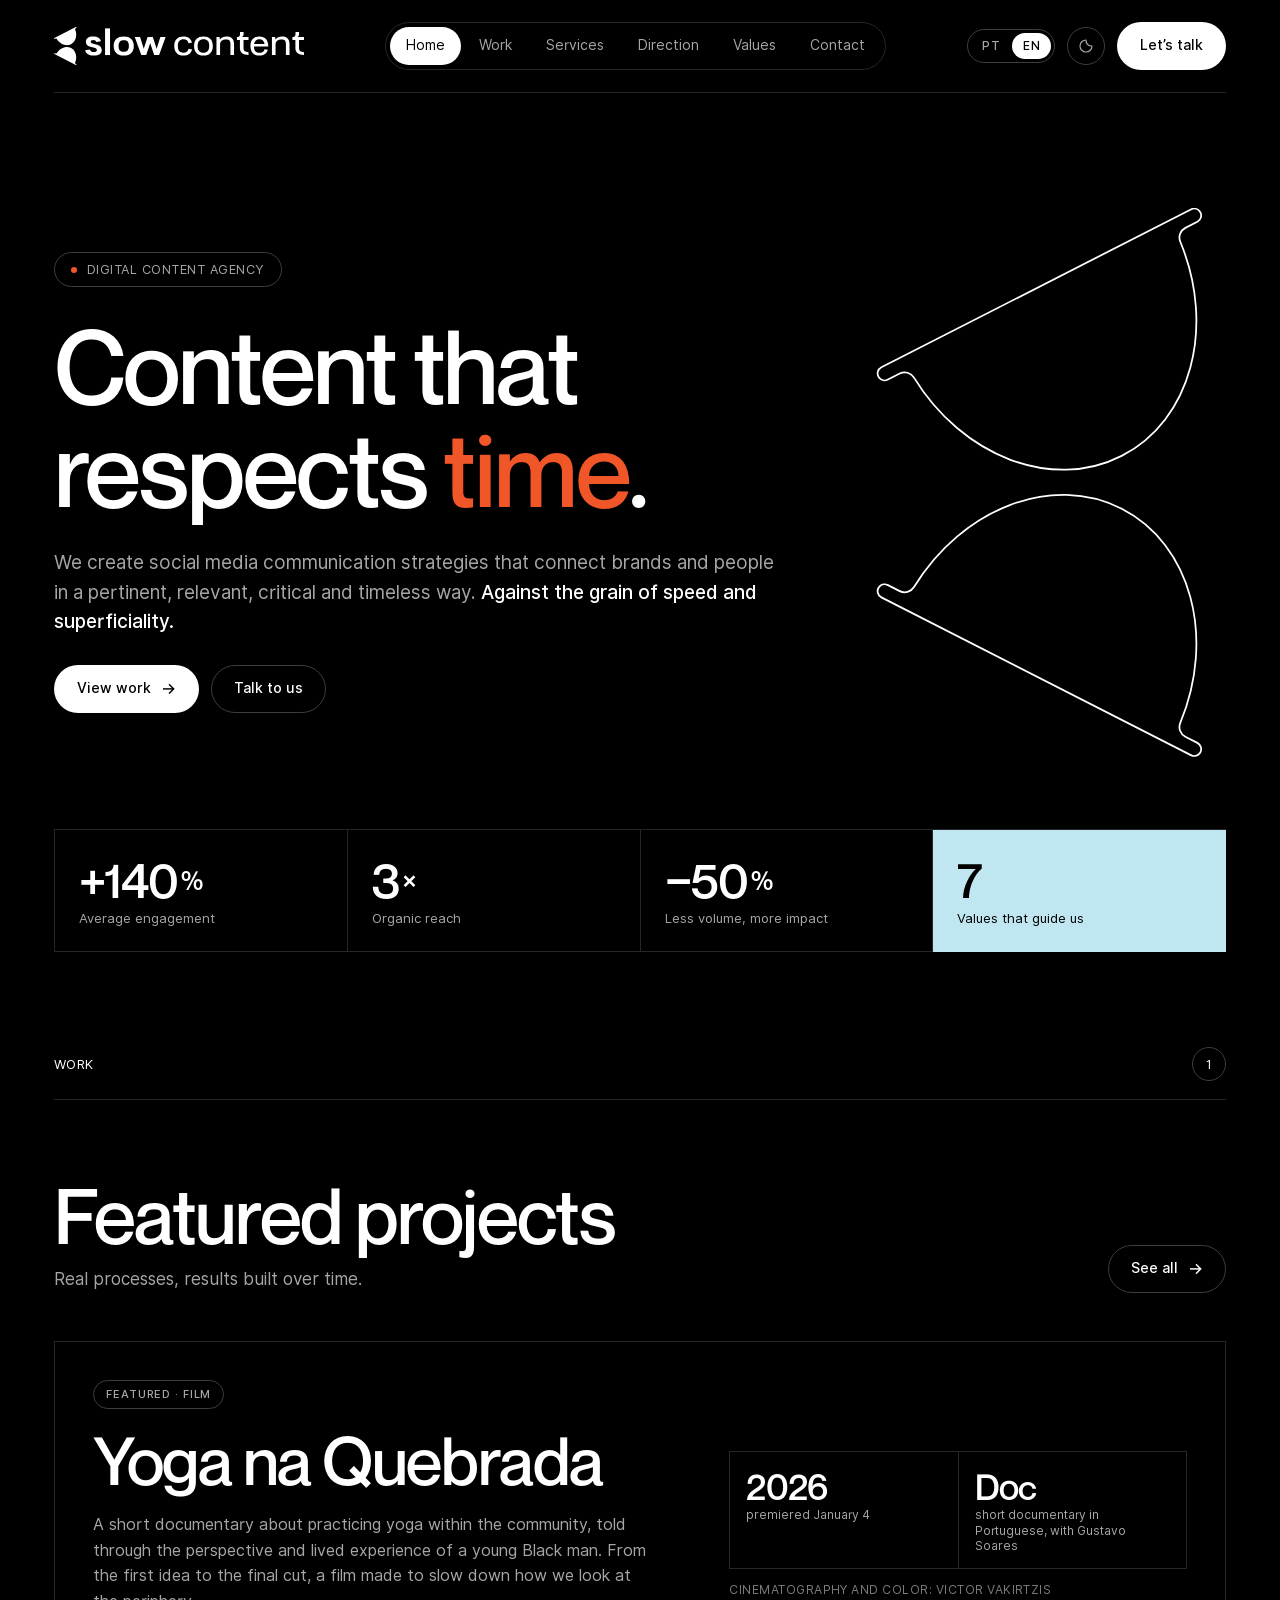
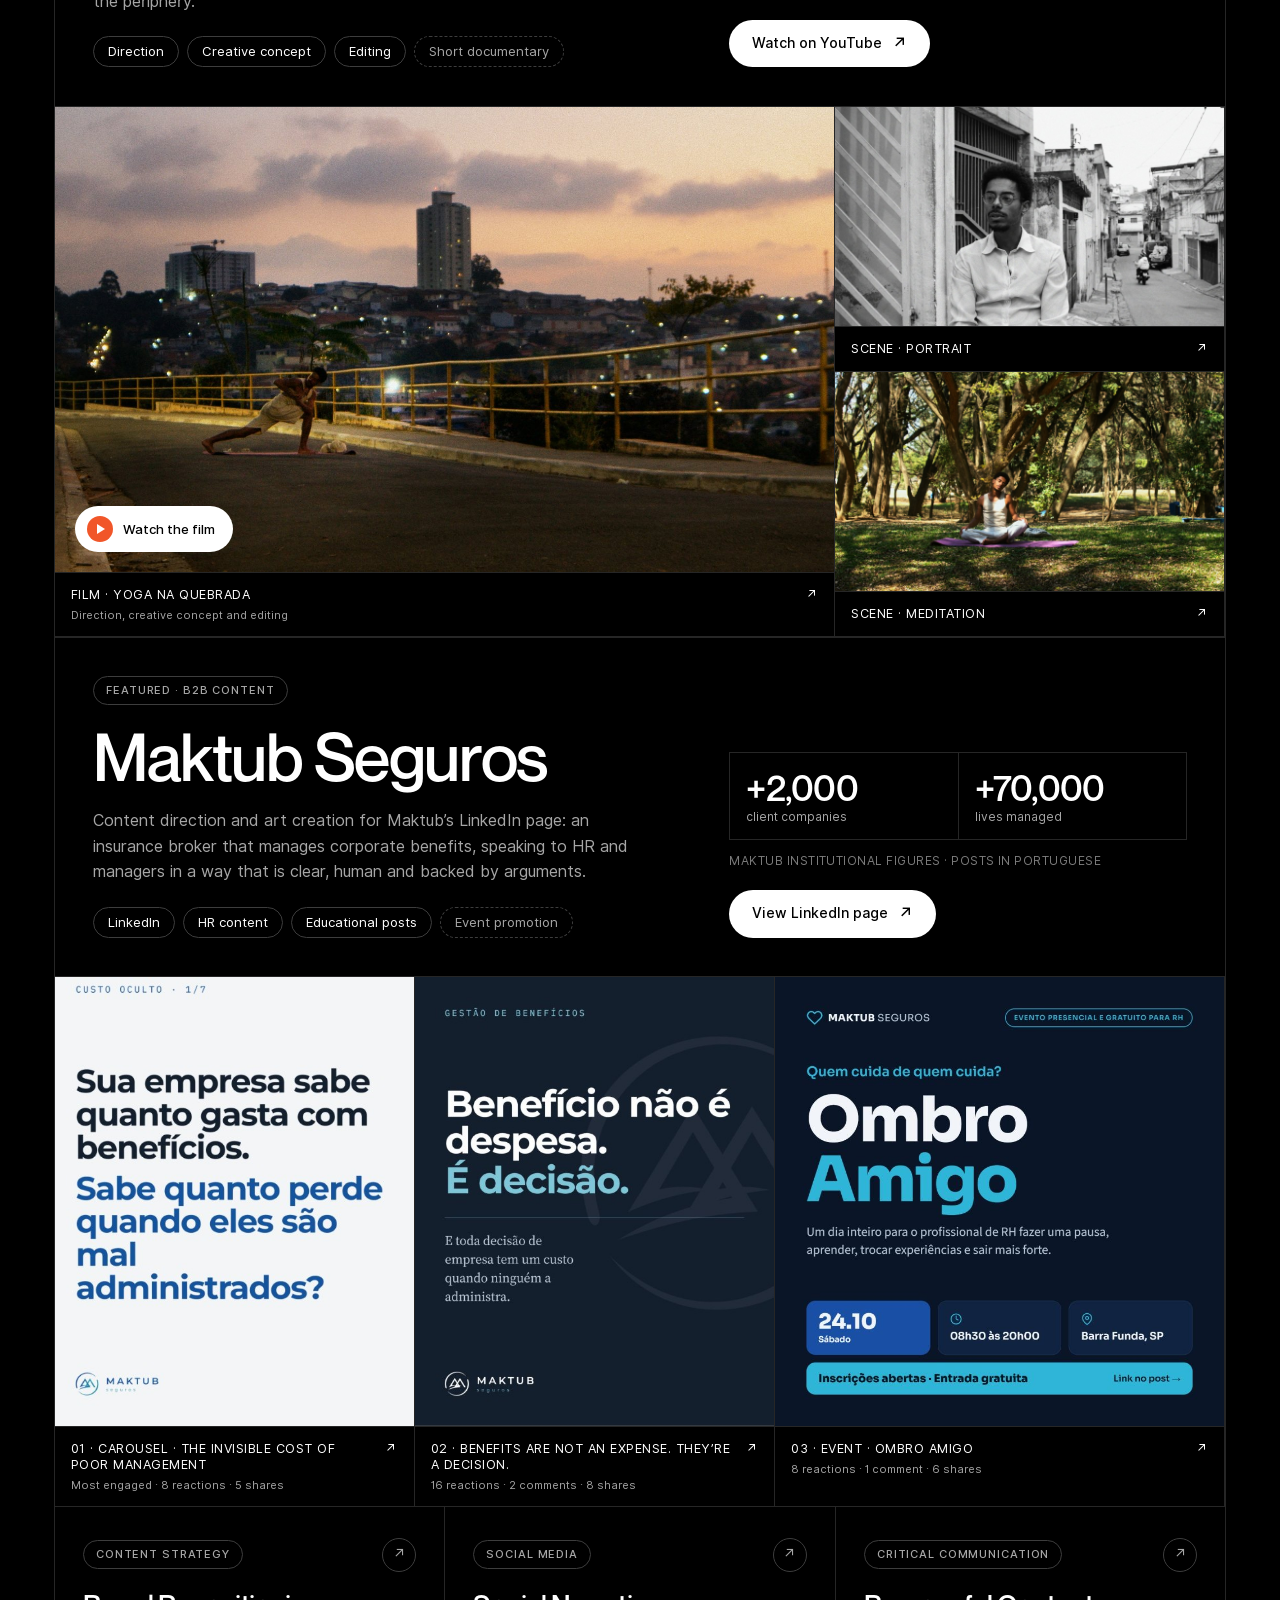
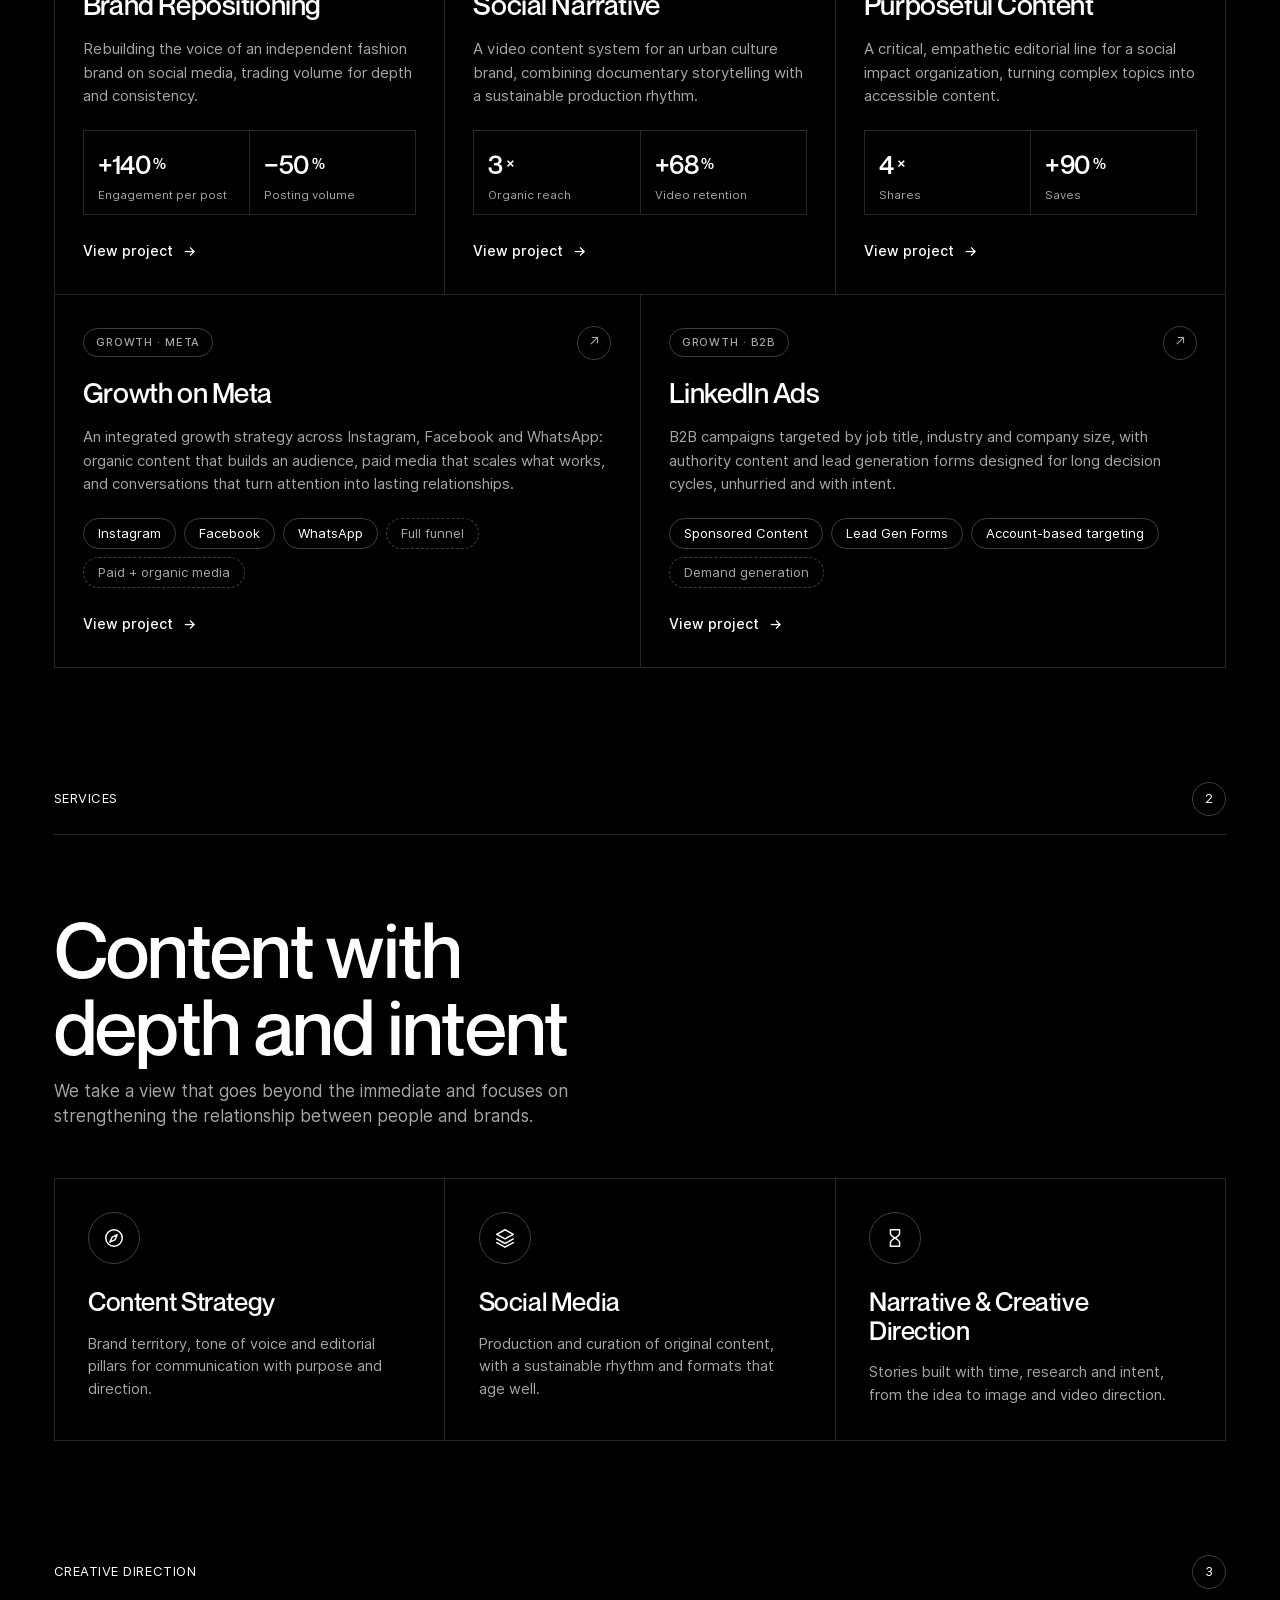
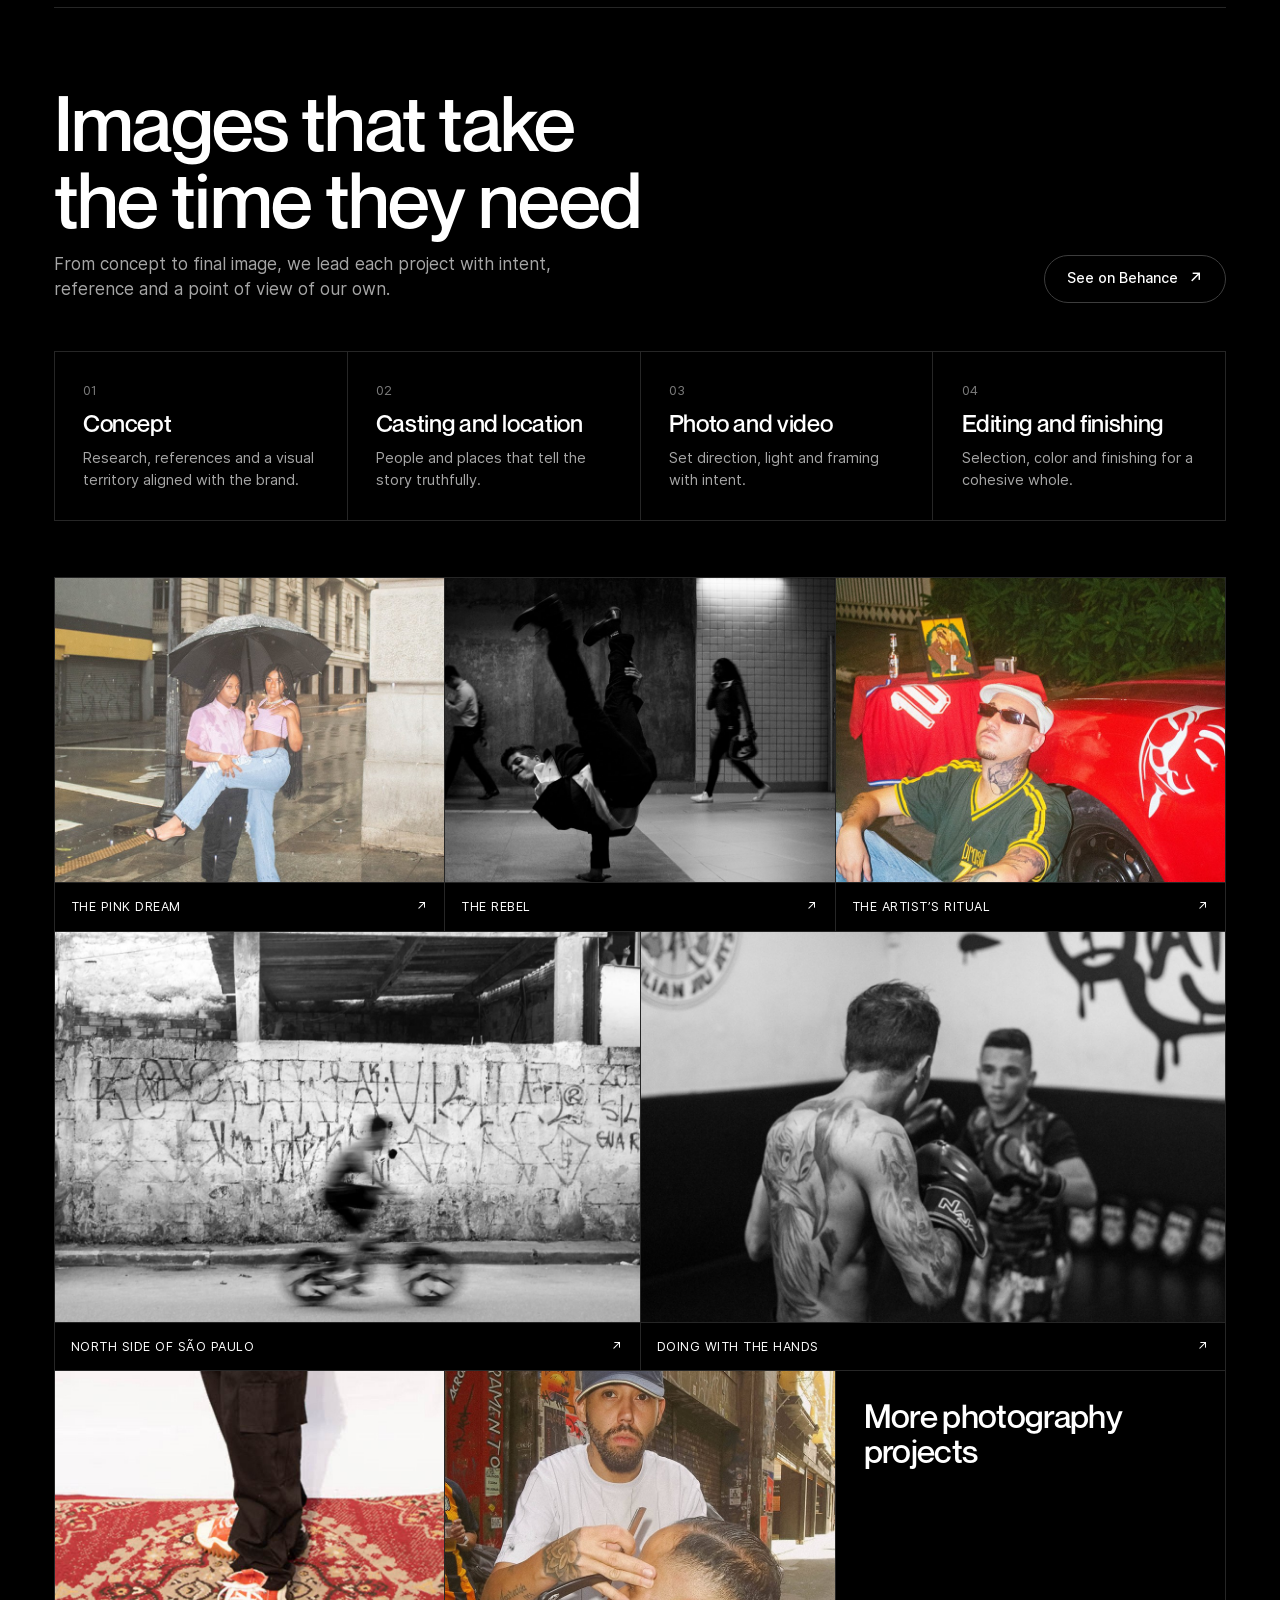
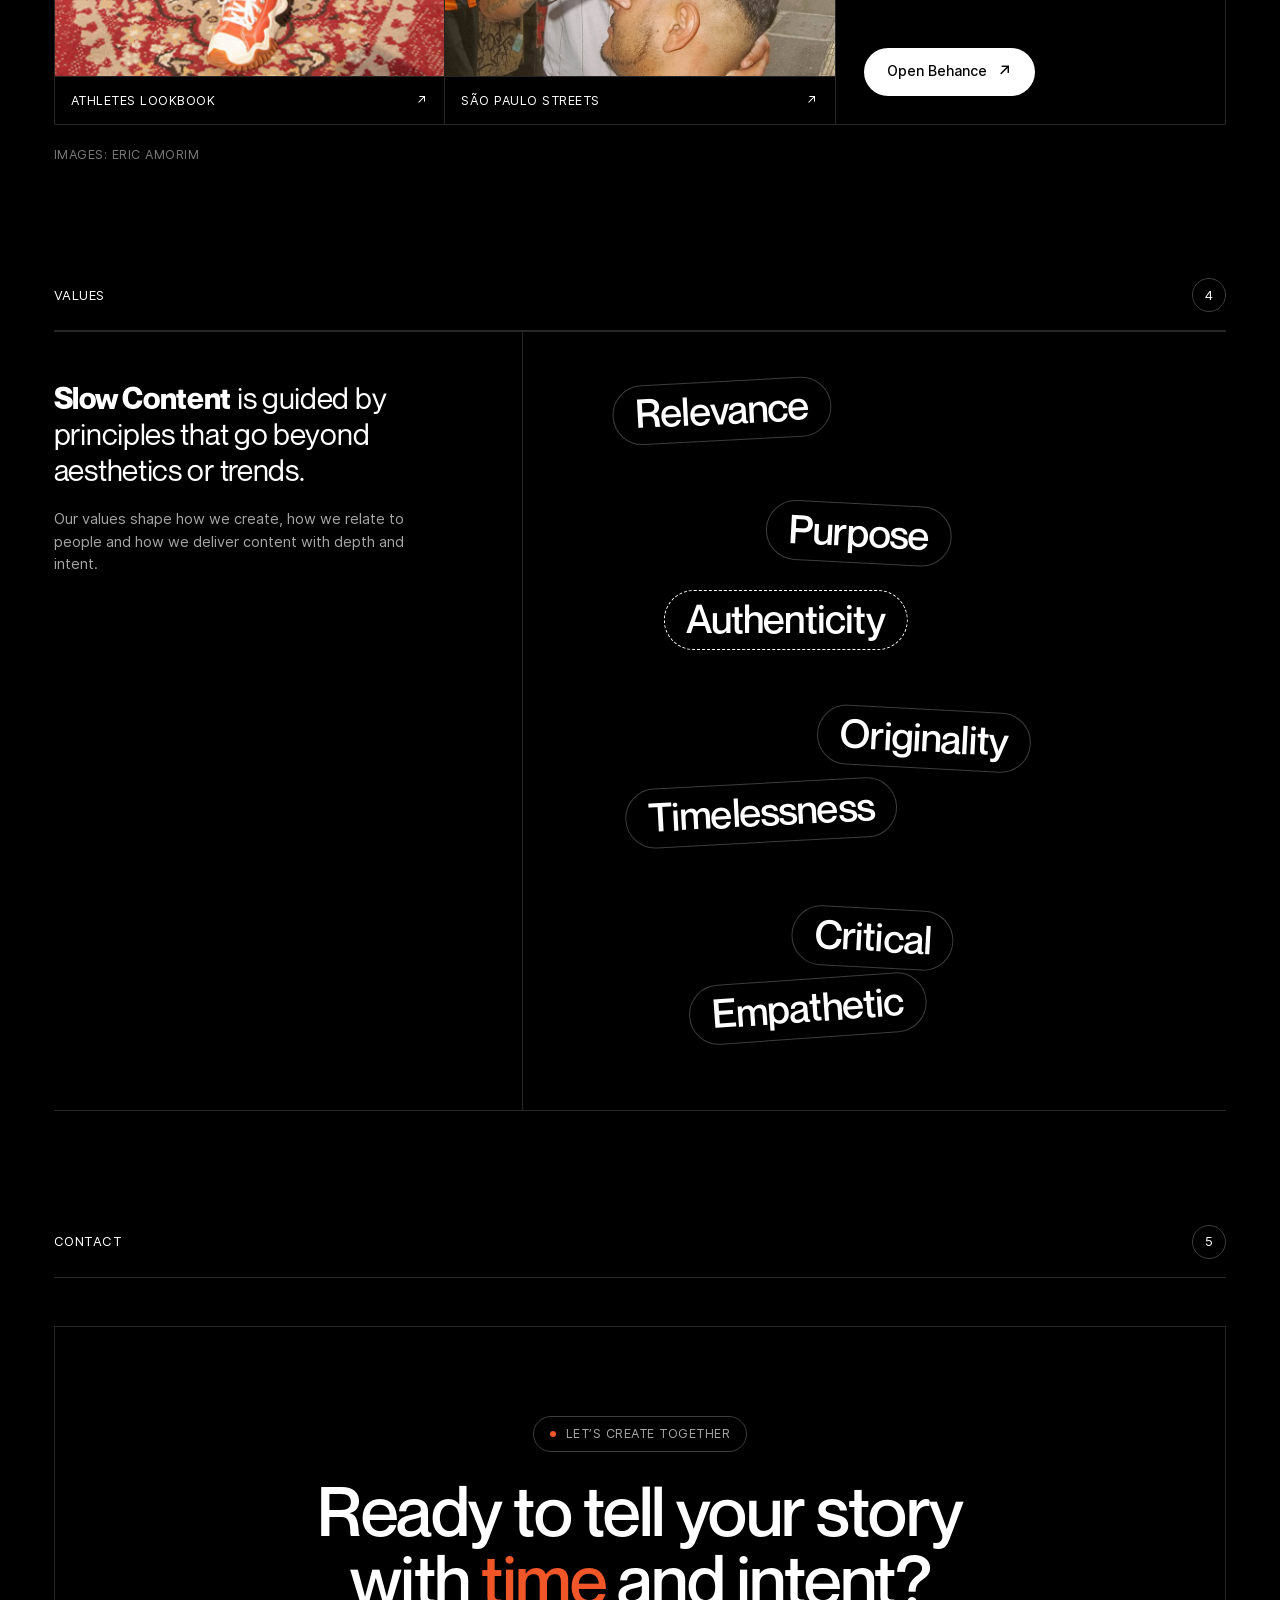
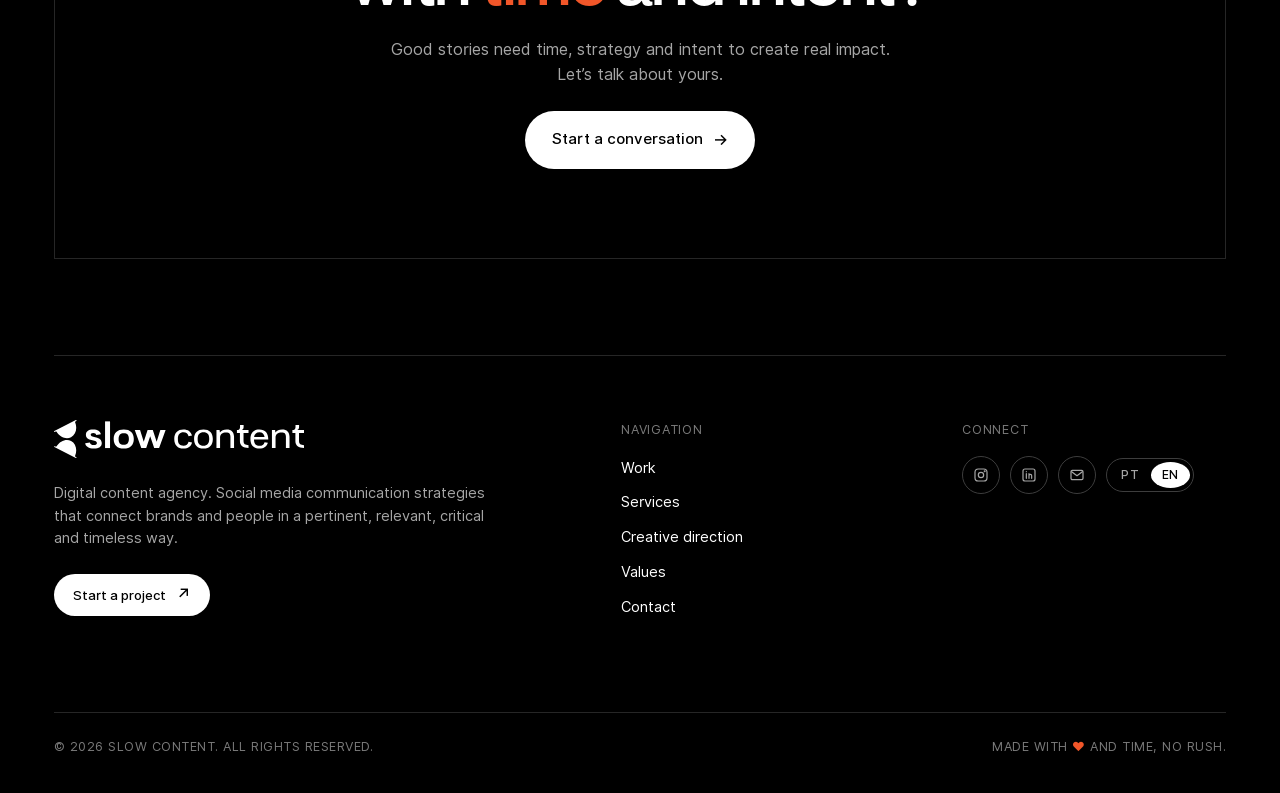
<file: index.html>
<!doctype html><html lang="pt-BR"><head><meta charset=utf8><meta name=viewport content="width=device-width,initial-scale=1,viewport-fit=cover"><style>:root{color-scheme:dark;box-sizing:border-box;padding-top:env(safe-area-inset-top,0px);padding-bottom:env(safe-area-inset-bottom,0px)}html{scroll-padding-top:env(safe-area-inset-top,0px)}body{margin:0;padding:0;font:14px -apple-system,BlinkMacSystemFont,sans-serif;background:#000;color:#fff}img{max-width:100%}[hidden]:not([hidden=until-found i]){display:none!important}</style></head><body>
<title>Slow Content | Agência digital de conteúdo</title>
<meta name="description" content="Slow Content é uma agência de conteúdo, direção criativa e growth. Estratégia, filmes e fotografia com profundidade e consistência.">
<link rel="canonical" href="https://slowcontent.com.br/">
<link rel="alternate" hreflang="pt-BR" href="https://slowcontent.com.br/">
<link rel="alternate" hreflang="en" href="https://slowcontent.com.br/en/">
<link rel="alternate" hreflang="x-default" href="https://slowcontent.com.br/">
<meta property="og:locale" content="pt_BR">
<script>
  // Idioma automático: visitantes com o navegador em inglês vão para /en/. A escolha manual (PT | EN) é lembrada.
  (function(){try{
    var s=localStorage.getItem('sc-lang');
    if(s==='pt')return;
    if(s==='en'){location.replace('en/index.html'+location.hash);return}
    var l=(navigator.languages&&navigator.languages[0])||navigator.language||'';
    if(/^en/i.test(l))location.replace('en/index.html'+location.hash);
  }catch(e){}})();
</script>
<meta property="og:type" content="website">
<meta property="og:title" content="Slow Content">
<meta property="og:description" content="Agência de conteúdo, direção criativa e growth.">
<meta property="og:url" content="https://slowcontent.com.br/">
<meta property="og:image" content="https://slowcontent.com.br/img/yoga-por-do-sol.jpg">
<meta name="claude:viewport-fit-sides" content="cover">

<style>
  /* Identidade visual: Manual de Identidade Visual Slow Content (v01, jul/2025).
     Cores principais: preto #000000 e branco #ffffff. Auxiliares (uso moderado): laranja #f15629 e azul bebê #c0e7f1.
     Tipografia: Neue Montreal (títulos e subtítulos) + Inter (textos). Fontes oficiais embutidas (woff2 gerado dos arquivos enviados). Logo vetorial extraído do manual, sem alterações. */
  @font-face{font-family:"Neue Montreal";font-weight:400;font-style:normal;font-display:swap;src:url("fonts/NeueMontreal-Regular.woff2") format("woff2")}
  @font-face{font-family:"Neue Montreal";font-weight:500;font-style:normal;font-display:swap;src:url("fonts/NeueMontreal-Medium.woff2") format("woff2")}
  @font-face{font-family:"Neue Montreal";font-weight:700;font-style:normal;font-display:swap;src:url("fonts/NeueMontreal-Bold.woff2") format("woff2")}
  @font-face{font-family:"Inter";font-weight:400;font-style:normal;font-display:swap;src:url("fonts/Inter-Regular.woff2") format("woff2")}
  @font-face{font-family:"Inter";font-weight:500;font-style:normal;font-display:swap;src:url("fonts/Inter-Medium.woff2") format("woff2")}
  @font-face{font-family:"Inter";font-weight:600;font-style:normal;font-display:swap;src:url("fonts/Inter-SemiBold.woff2") format("woff2")}

  :root{
    /* negativo (padrão): branco sobre fundo escuro */
    --bg:#000000;
    --fg:#ffffff;
    --mute:#a6a6a6;
    --mute-2:#7a7a7a;
    --line:#262626;
    --line-strong:#3d3d3d;
    --strip:#181615;
    --panel:#080808;
    --logo:#ffffff;
    --orange:#f15629;
    --blue:#c0e7f1;
    --on-fg:#000000;
    color-scheme:dark;

    --f-display:"Neue Montreal","Helvetica Neue",Helvetica,Arial,sans-serif;
    --f-body:"Inter",-apple-system,BlinkMacSystemFont,"Segoe UI",Roboto,sans-serif;
    --r-pill:999px;
  }
  :root[data-theme="light"]{
    /* positivo: preto (#231f20) sobre fundo claro */
    --bg:#ffffff;
    --fg:#000000;
    --mute:#555555;
    --mute-2:#8a8a8a;
    --line:#e3e3e3;
    --line-strong:#c9c9c9;
    --strip:#ebebeb;
    --panel:#f6f6f6;
    --logo:#231f20;
    --on-fg:#ffffff;
    color-scheme:light;
  }

  *{box-sizing:border-box}
  html,body{background:var(--bg);color:var(--fg)}
  body{
    margin:0;
    font-family:var(--f-body);
    font-weight:400;
    font-size:16px;
    line-height:1.55;
    -webkit-font-smoothing:antialiased;
    text-rendering:optimizeLegibility;
    padding-left:max(24px, env(safe-area-inset-left, 0px));
    padding-right:max(24px, env(safe-area-inset-right, 0px));
  }
  body::before{
    content:""; position:fixed; inset:0 0 auto; height:env(safe-area-inset-top, 0px);
    z-index:10; background:var(--bg);
  }
  .wrap{max-width:1280px;margin:0 auto;position:relative}
  a{color:inherit;text-decoration:none}
  :focus-visible{outline:2px solid var(--orange);outline-offset:3px;border-radius:4px}
  .lbl{font-family:var(--f-body);font-weight:400;font-size:13px;letter-spacing:.04em;text-transform:uppercase}

  /* ---- Logo (vetor oficial, sem alterações; cor via --logo) ---- */
  .logo{display:block;color:var(--logo);fill:currentColor;flex-shrink:0}
  .logo.full{width:250px;height:auto;aspect-ratio:614.07/93.61} /* redução máxima web: 250 px */

  /* ---- NAV ---- */
  .nav{
    display:flex;align-items:center;justify-content:space-between;gap:20px;
    padding-block:22px;
    position:sticky;top:env(safe-area-inset-top, 0px);z-index:40;
    background:color-mix(in srgb, var(--bg) 88%, transparent);
    backdrop-filter:blur(14px);-webkit-backdrop-filter:blur(14px);
    border-bottom:1px solid var(--line);
  }
  .nav .links{display:flex;align-items:center;gap:2px;border:1px solid var(--line);border-radius:var(--r-pill);padding:4px}
  .nav .links a{
    padding:8px 16px;border-radius:var(--r-pill);
    font-size:14px;font-weight:400;color:var(--mute);
    transition:background .2s ease,color .2s ease;
  }
  .nav .links a:hover{color:var(--fg)}
  .nav .links a.on{background:var(--fg);color:var(--on-fg)}
  .nav-right{display:flex;align-items:center;gap:12px}
  .btn{
    display:inline-flex;align-items:center;gap:10px;
    padding:12px 22px;border-radius:var(--r-pill);
    font-family:var(--f-body);font-size:14px;font-weight:500;
    border:1px solid transparent;cursor:pointer;transition:background .2s ease,color .2s ease,border-color .2s ease;
    background:none;color:inherit;
  }
  .btn.solid{background:var(--fg);color:var(--on-fg)}
  .btn.solid:hover{background:var(--orange);color:#000}
  .btn.ghost{border-color:var(--line-strong);color:var(--fg)}
  .btn.ghost:hover{border-color:var(--fg)}
  .btn.pill-sm{padding:10px 18px;font-size:13px}
  .btn .ar{font-size:16px;line-height:1}
  .theme-btn{
    width:38px;height:38px;border-radius:50%;
    background:none;border:1px solid var(--line-strong);
    display:grid;place-items:center;cursor:pointer;color:var(--mute);
  }
  .theme-btn:hover{color:var(--fg);border-color:var(--fg)}

  /* ---- Tag / cabeçalho de seção (estilo do manual) ---- */
  .tag{
    display:inline-flex;align-items:center;gap:10px;
    padding:7px 16px;border:1px solid var(--line-strong);border-radius:var(--r-pill);
    font-size:12.5px;font-weight:400;letter-spacing:.04em;text-transform:uppercase;color:var(--mute);
  }
  .tag i{width:6px;height:6px;border-radius:50%;background:var(--orange);display:block}
  .bar{
    display:flex;align-items:center;justify-content:space-between;
    padding-block:18px;border-bottom:1px solid var(--line);
    color:var(--fg);
  }
  .num{
    width:34px;height:34px;border-radius:50%;border:1px solid var(--line-strong);
    display:grid;place-items:center;font-size:13px;font-weight:400;color:var(--fg);
  }

  /* ---- Hero ---- */
  .hero{position:relative;padding-block:96px 72px}
  .hero-grid{display:grid;grid-template-columns:minmax(0,1.25fr) minmax(0,.75fr);gap:48px;align-items:center}
  .hero-copy{display:flex;flex-direction:column;align-items:flex-start;gap:28px}
  h1.hero-ttl{
    font-family:var(--f-display);font-weight:500;
    font-size:clamp(46px,7.4vw,104px);
    line-height:1;letter-spacing:-.022em;margin:0;color:var(--fg);text-wrap:balance;
  }
  h1.hero-ttl em{font-style:normal;color:var(--orange)}
  .hero-lede{font-size:clamp(16px,1.5vw,19px);line-height:1.55;color:var(--mute);max-width:56ch;margin:0}
  .hero-lede b{color:var(--fg);font-weight:500}
  .hero-ctas{display:flex;gap:12px;flex-wrap:wrap}
  .hero-mark{display:flex;justify-content:center;color:var(--fg)}
  .hero-mark svg{width:min(100%,340px);height:auto;aspect-ratio:58/93.6;fill:none;stroke:currentColor;stroke-width:.3;stroke-linejoin:round}

  /* ---- Stats ---- */
  .stats{
    display:grid;grid-template-columns:repeat(4,1fr);
    margin-top:72px;border-top:1px solid var(--line);border-left:1px solid var(--line);
  }
  .stat{
    padding:26px 24px 24px;border-right:1px solid var(--line);border-bottom:1px solid var(--line);
    display:flex;flex-direction:column;gap:6px;min-width:0;
  }
  .stat.blue{background:var(--blue);color:#000;border-color:var(--blue)}
  .stat .big{
    font-family:var(--f-display);font-weight:500;
    font-size:clamp(34px,3.8vw,52px);line-height:1;letter-spacing:-.02em;
    display:flex;align-items:baseline;gap:3px;
  }
  .stat .big .u{font-size:.55em;transform:translateY(-.3em);display:inline-block}
  .stat .lb{font-size:13px;color:var(--mute);line-height:1.3}
  .stat.blue .lb{color:#000}

  /* ---- Section ---- */
  section{position:relative;padding-block:0 96px}
  .sec-head{
    display:grid;grid-template-columns:minmax(0,1fr) auto;gap:32px;align-items:end;
    padding-block:72px 48px;
  }
  h2.sec-ttl{
    font-family:var(--f-display);font-weight:500;
    font-size:clamp(36px,5.6vw,76px);letter-spacing:-.022em;line-height:1;margin:0;
    text-wrap:balance;color:var(--fg);max-width:16ch;
  }
  .sec-sub{font-size:17px;color:var(--mute);margin:14px 0 0;max-width:46ch;line-height:1.5}

  /* ---- Trabalhos: grade de células com fio fino ---- */
  .cards{
    display:grid;grid-template-columns:repeat(6,1fr);
    border-top:1px solid var(--line);border-left:1px solid var(--line);
  }
  .card{
    grid-column:span 2;
    border-right:1px solid var(--line);border-bottom:1px solid var(--line);
    padding:30px 28px 28px;
    display:flex;flex-direction:column;gap:18px;min-width:0;
    transition:background .25s ease;
  }
  .card.wide{grid-column:span 3}
  .card:hover{background:var(--panel)}
  .card .top{display:flex;align-items:center;justify-content:space-between;gap:12px}
  .card .cat{
    display:inline-flex;align-items:center;padding:5px 12px;
    border:1px solid var(--line-strong);border-radius:var(--r-pill);
    font-size:11px;font-weight:500;letter-spacing:.08em;text-transform:uppercase;color:var(--mute);
  }
  .card .arr{
    width:34px;height:34px;border-radius:50%;border:1px solid var(--line-strong);
    display:grid;place-items:center;color:var(--mute);font-size:14px;
    transition:background .25s ease,color .25s ease,border-color .25s ease,transform .25s ease;
  }
  .card:hover .arr{background:var(--fg);color:var(--on-fg);border-color:var(--fg);transform:rotate(-45deg)}
  .card h3{
    font-family:var(--f-display);font-weight:500;
    font-size:30px;line-height:1.1;letter-spacing:-.015em;margin:0;color:var(--fg);
  }
  .card p{font-size:14.5px;color:var(--mute);margin:0;line-height:1.55}
  .card .mini-stats{display:grid;grid-template-columns:1fr 1fr;gap:0;border-top:1px solid var(--line);border-left:1px solid var(--line);margin-top:4px}
  .card .mini{border-right:1px solid var(--line);border-bottom:1px solid var(--line);padding:14px 14px 12px;display:flex;flex-direction:column;gap:2px}
  .card .mini .m-big{
    font-family:var(--f-display);font-weight:500;font-size:26px;letter-spacing:-.015em;color:var(--fg);
    display:flex;align-items:baseline;gap:3px;
  }
  .card .mini .m-big .u{font-size:.6em;transform:translateY(-.3em)}
  .card .mini .m-lb{font-size:11.5px;color:var(--mute);line-height:1.3}
  .chips{display:flex;flex-wrap:wrap;gap:8px;margin-top:4px}
  .chip{
    padding:8px 14px;border-radius:var(--r-pill);border:1px solid var(--line-strong);
    font-size:13px;font-weight:400;line-height:1;color:var(--fg);
  }
  .chip.dash{border-style:dashed;color:var(--mute)}
  .card .see{
    display:inline-flex;align-items:center;gap:10px;
    font-size:14px;font-weight:500;color:var(--fg);margin-top:auto;padding-top:8px;
  }
  .card .see .ar{transition:transform .25s ease}
  .card:hover .see .ar{transform:translateX(4px)}

  /* ---- Destaque: Maktub ---- */
  .feature{border-top:1px solid var(--line);border-left:1px solid var(--line);border-right:1px solid var(--line)}
  .feature + .cards{border-top:0}
  .feat-head{display:grid;grid-template-columns:minmax(0,1.1fr) minmax(0,.9fr);gap:48px;padding:32px 28px 36px}
  .feat-copy{display:flex;flex-direction:column;gap:18px;align-items:flex-start}
  .feat-copy .cat{display:inline-flex;align-items:center;padding:5px 12px;border:1px solid var(--line-strong);border-radius:var(--r-pill);font-size:11px;font-weight:500;letter-spacing:.08em;text-transform:uppercase;color:var(--mute)}
  .feat-copy h3{font-family:var(--f-display);font-weight:500;font-size:clamp(36px,4.6vw,64px);line-height:1;letter-spacing:-.022em;margin:0;color:var(--fg)}
  .feat-copy p{font-size:16px;color:var(--mute);margin:0;line-height:1.6;max-width:56ch}
  .feat-side{display:flex;flex-direction:column;gap:20px;justify-content:flex-end;align-items:flex-start}
  .feat-side .mini-stats{display:grid;grid-template-columns:1fr 1fr;border-top:1px solid var(--line);border-left:1px solid var(--line);width:100%}
  .feat-side .mini{border-right:1px solid var(--line);border-bottom:1px solid var(--line);padding:16px 16px 14px;display:flex;flex-direction:column;gap:2px}
  .feat-side .m-big{font-family:var(--f-display);font-weight:500;font-size:34px;letter-spacing:-.02em;color:var(--fg);line-height:1.05}
  .feat-side .m-lb{font-size:12px;color:var(--mute);line-height:1.3}
  .feat-note{font-size:12px;letter-spacing:.04em;text-transform:uppercase;color:var(--mute-2);margin:-8px 0 0}
  .feat-shots{display:grid;grid-template-columns:.8fr .8fr 1fr;border-top:1px solid var(--line)}
  .feat-shots .shot{grid-column:auto}
  .feat-shots .shot .ph{aspect-ratio:4/5}
  .feat-shots .shot:nth-child(3) .ph{aspect-ratio:1/1}
  .feat-shots .cap small{display:block;margin-top:4px;font-size:11px;font-weight:400;letter-spacing:0;text-transform:none;color:var(--mute)}
  .feat-shots .shot .cap{align-items:flex-start;line-height:1.3}
  @media (max-width:920px){
    .feat-head{grid-template-columns:1fr;gap:28px;padding:28px 20px 30px}
    .feat-shots{grid-template-columns:1fr}
  }

  /* ---- Filme em destaque ---- */
  .feature.film{border-top:1px solid var(--line)}
  .film-shots{display:grid;grid-template-columns:2fr 1fr;border-top:1px solid var(--line)}
  .film-shots .shot{grid-column:auto}
  .film-shots .shot.main{grid-row:span 2}
  .film-shots .shot .ph{aspect-ratio:16/9;position:relative}
  .film-shots .shot.main .ph{aspect-ratio:auto;flex:1;min-height:0}
  .film-shots .shot.main .ph img{position:absolute;inset:0}
  .film-shots .shot .cap{align-items:flex-start;line-height:1.3}
  .film-shots .cap small{display:block;margin-top:4px;font-size:11px;font-weight:400;letter-spacing:0;text-transform:none;color:var(--mute)}
  .play{position:absolute;left:20px;bottom:20px;display:inline-flex;align-items:center;gap:10px;padding:10px 18px 10px 12px;border-radius:var(--r-pill);background:#fff;color:#000;font-size:13px;font-weight:500}
  .play i{width:26px;height:26px;border-radius:50%;background:var(--orange);display:inline-flex;align-items:center;justify-content:center}
  .play i::after{content:"";border-left:8px solid #fff;border-top:5px solid transparent;border-bottom:5px solid transparent;margin-left:2px}
  @media (max-width:920px){
    .film-shots{grid-template-columns:1fr}
    .film-shots .shot.main{grid-row:auto}
    .film-shots .shot.main .ph{aspect-ratio:16/9;flex:none}
  }

  /* ---- Serviços ---- */
  .serv{display:grid;grid-template-columns:repeat(3,1fr);border-top:1px solid var(--line);border-left:1px solid var(--line)}
  .srv{
    border-right:1px solid var(--line);border-bottom:1px solid var(--line);
    padding:34px 28px 34px;display:flex;flex-direction:column;gap:16px;min-width:0;
  }
  .srv .ico{
    width:52px;height:52px;border-radius:50%;border:1px solid var(--line-strong);
    display:grid;place-items:center;color:var(--fg);
  }
  .srv .ico svg{width:22px;height:22px}
  .srv h3{font-family:var(--f-display);font-weight:500;font-size:26px;letter-spacing:-.015em;line-height:1.1;margin:8px 0 0;color:var(--fg)}
  .srv p{font-size:14.5px;color:var(--mute);margin:0;line-height:1.55;max-width:36ch}

  /* ---- Valores (pílulas inclinadas, como no manual) ---- */
  .values{
    display:grid;grid-template-columns:minmax(0,.8fr) minmax(0,1.2fr);
    border-top:1px solid var(--line);border-bottom:1px solid var(--line);
  }
  .values-copy{padding:48px 40px 48px 0;border-right:1px solid var(--line);display:flex;flex-direction:column;gap:20px}
  .values-copy p.lead{
    font-family:var(--f-display);font-weight:400;font-size:clamp(22px,2.3vw,30px);line-height:1.2;letter-spacing:-.01em;margin:0;color:var(--fg);
  }
  .values-copy p.lead b{font-weight:700}
  .values-copy p.small{font-size:14.5px;color:var(--mute);margin:0;max-width:40ch}
  .pills{
    display:flex;flex-direction:column;align-items:flex-start;gap:30px;
    padding:56px 0 56px 48px;
  }
  .pill{
    display:inline-block;
    font-family:var(--f-display);font-weight:500;
    font-size:clamp(26px,3.6vw,50px);letter-spacing:-.02em;line-height:1;
    padding:.2em .55em .26em;border:1px solid var(--line-strong);border-radius:var(--r-pill);
    color:var(--fg);white-space:nowrap;transform-origin:left center;
  }
  .pill.dash{border-style:dashed;border-color:var(--fg)}
  .pill:nth-child(1){transform:rotate(-3deg) translateX(8px)}
  .pill:nth-child(2){transform:rotate(3deg) translateX(40px)}
  .pill:nth-child(3){transform:rotate(0deg) translateX(0)}
  .pill:nth-child(4){transform:rotate(3deg) translateX(6px)}
  .pill:nth-child(5){transform:rotate(-3deg) translateX(10px)}
  .pill:nth-child(6){transform:rotate(3deg) translateX(46px)}
  .pill:nth-child(7){transform:rotate(-4deg) translateX(56px)}

  /* ---- Direção criativa ---- */
  .dir-steps{display:grid;grid-template-columns:repeat(4,1fr);border-top:1px solid var(--line);border-left:1px solid var(--line)}
  .dstep{border-right:1px solid var(--line);border-bottom:1px solid var(--line);padding:26px 24px 28px;display:flex;flex-direction:column;gap:10px;min-width:0}
  .dstep .n{font-size:13px;color:var(--mute-2);letter-spacing:.04em}
  .dstep h3{font-family:var(--f-display);font-weight:500;font-size:24px;line-height:1.1;letter-spacing:-.015em;margin:0;color:var(--fg)}
  .dstep p{font-size:14.5px;color:var(--mute);margin:0;line-height:1.55}
  .mosaic{display:grid;grid-template-columns:repeat(6,1fr);border-top:1px solid var(--line);border-left:1px solid var(--line);margin-top:56px}
  .shot{grid-column:span 2;border-right:1px solid var(--line);border-bottom:1px solid var(--line);display:flex;flex-direction:column;min-width:0;color:var(--fg)}
  .shot.w{grid-column:span 3}
  .shot .ph{aspect-ratio:808/632;overflow:hidden;background:var(--panel)}
  .shot.w .ph{aspect-ratio:3/2}
  .shot img{width:100%;height:100%;object-fit:cover;display:block;transition:transform .8s ease}
  .shot:hover img{transform:scale(1.03)}
  .shot .cap{display:flex;justify-content:space-between;align-items:center;gap:12px;padding:14px 16px;font-size:12.5px;letter-spacing:.04em;text-transform:uppercase;border-top:1px solid var(--line)}
  .shot:hover .cap span:last-child{color:var(--orange)}
  .shot.more{justify-content:space-between;padding:28px;background:transparent;transition:background .25s ease}
  .shot.more:hover{background:var(--panel)}
  .shot.more h3{font-family:var(--f-display);font-weight:500;font-size:clamp(26px,2.6vw,38px);line-height:1.05;letter-spacing:-.02em;margin:0}
  .shot.more .btn{align-self:flex-start;margin-top:24px}
  .credit{margin:20px 0 0;font-size:12.5px;letter-spacing:.04em;text-transform:uppercase;color:var(--mute-2)}
  @media (max-width:920px){
    .dir-steps{grid-template-columns:1fr 1fr}
    .mosaic{grid-template-columns:1fr 1fr;margin-top:40px}
    .shot,.shot.w{grid-column:span 1}
    .shot.w,.shot.more{grid-column:span 2}
    .shot .cap{font-size:11px;padding:12px}
  }

  /* ---- CTA ---- */
  .cta{
    border:1px solid var(--line);
    padding:80px 48px 76px;text-align:center;
    display:flex;flex-direction:column;align-items:center;gap:24px;
  }
  .cta h2{
    font-family:var(--f-display);font-weight:500;
    font-size:clamp(34px,5vw,64px);letter-spacing:-.022em;line-height:1;margin:0;text-wrap:balance;max-width:16ch;color:var(--fg);
  }
  .cta h2 em{font-style:normal;color:var(--orange)}
  .cta p{color:var(--mute);font-size:16px;max-width:46ch;margin:0;line-height:1.55}

  /* ---- Footer ---- */
  footer{
    padding-block:64px 0;border-top:1px solid var(--line);
    display:grid;grid-template-columns:1.3fr .7fr .7fr;gap:48px;align-items:start;
  }
  footer .f-left{display:flex;flex-direction:column;gap:24px;max-width:44ch}
  footer .f-left p{color:var(--mute);font-size:14.5px;line-height:1.55;margin:0}
  footer h4{font-family:var(--f-body);font-weight:400;font-size:12.5px;letter-spacing:.06em;text-transform:uppercase;margin:0 0 16px;color:var(--mute-2)}
  footer ul{list-style:none;margin:0;padding:0;display:flex;flex-direction:column;gap:10px}
  footer ul a{color:var(--fg);font-size:14.5px;transition:color .2s ease}
  footer ul a:hover{color:var(--orange)}
  footer .socials{display:flex;gap:10px;align-items:center}
  footer .socials a{
    width:38px;height:38px;border-radius:50%;border:1px solid var(--line-strong);
    display:grid;place-items:center;color:var(--mute);transition:all .2s ease;
  }
  footer .socials a:hover{color:var(--fg);border-color:var(--fg)}
  footer .socials svg{width:16px;height:16px}
  .colofon{
    grid-column:1 / -1;margin-top:16px;padding-block:24px 36px;border-top:1px solid var(--line);
    display:flex;justify-content:space-between;align-items:center;gap:16px;flex-wrap:wrap;
    font-size:12.5px;letter-spacing:.04em;text-transform:uppercase;color:var(--mute-2);
  }
  .colofon .heart{color:var(--orange);font-style:normal}
  .theme-foot{display:none}

  .nav-right .btn .sm{display:none}
  /* ---- Mobile ---- */
  @media (max-width:920px){
    .nav{padding-block:16px}
    .nav .links{display:none}
    .nav-right .btn{padding:10px 18px;font-size:13px;white-space:nowrap}
    .nav-right .btn .lg{display:none}
    .nav-right .btn .sm{display:inline}
    .mosaic .shot:nth-child(3){grid-column:span 2}
    .mosaic .shot:nth-child(3) .ph{aspect-ratio:3/2}
    .hero{padding-block:56px 40px}
    .hero-grid{grid-template-columns:1fr;gap:36px}
    .hero-mark{justify-content:flex-start}
    .hero-mark svg{width:120px}
    .stats{grid-template-columns:1fr 1fr;margin-top:48px}
    section{padding-block:0 56px}
    .sec-head{grid-template-columns:1fr;gap:20px;padding-block:48px 32px}
    .sec-head .num{display:none}
    .cards{grid-template-columns:1fr}
    .cards .card,.cards .card.wide{grid-column:auto}
    .serv{grid-template-columns:1fr}
    .values{grid-template-columns:1fr}
    .values-copy{padding:36px 0 8px;border-right:0}
    .pills{padding:24px 0 40px}
    .pill{font-size:clamp(24px,8vw,40px)}
    .pill:nth-child(n){transform-origin:left center}
    .pill:nth-child(2){transform:rotate(3deg) translateX(20px)}
    .pill:nth-child(6){transform:rotate(3deg) translateX(24px)}
    .pill:nth-child(7){transform:rotate(-4deg) translateX(28px)}
    .cta{padding:56px 24px 52px}
    footer{grid-template-columns:1fr;gap:36px}
    .colofon{flex-direction:column;align-items:flex-start}
  }
  @media (max-width:420px){
    .nav-right .theme-btn{display:none}
    .theme-foot{display:grid}
  }
  @media (prefers-reduced-motion:reduce){*{transition:none!important}}

  /* ---- Telas grandes: conteúdo distribuído até as laterais ---- */
  @media (min-width:1280px){
    body{padding-left:max(clamp(32px,4.2vw,104px), env(safe-area-inset-left, 0px));padding-right:max(clamp(32px,4.2vw,104px), env(safe-area-inset-right, 0px))}
    .wrap{max-width:1800px}
    .hero{padding-block:clamp(96px,9vw,160px) clamp(72px,6vw,110px)}
    .hero-grid{grid-template-columns:minmax(0,1.35fr) minmax(0,.65fr);gap:clamp(48px,5vw,120px)}
    h1.hero-ttl{font-size:clamp(88px,8vw,164px)}
    .hero-lede{font-size:clamp(19px,1.35vw,25px);max-width:60ch}
    .hero-mark svg{width:min(100%,clamp(340px,26vw,520px))}
    .hero-copy{gap:clamp(28px,2.2vw,40px)}
    .sec-head{padding-block:clamp(72px,6vw,120px) clamp(48px,3.5vw,72px)}
    h2.sec-ttl{font-size:clamp(76px,6vw,120px);max-width:18ch}
    .sec-sub{font-size:clamp(17px,1.2vw,21px);max-width:52ch}
    .feat-head{padding:clamp(32px,3vw,64px) clamp(28px,3vw,64px) clamp(36px,3vw,64px);gap:clamp(48px,6vw,140px)}
    .feat-copy p{font-size:clamp(16px,1.15vw,19px);max-width:62ch}
    .feat-copy h3{font-size:clamp(64px,5.2vw,104px)}
    .feat-side .m-big{font-size:clamp(34px,2.8vw,54px)}
    .card{padding:clamp(30px,2.4vw,48px) clamp(28px,2.2vw,44px)}
    .card h3{font-size:clamp(28px,2.1vw,40px)}
    .card p{font-size:clamp(15px,1.05vw,17px)}
    .srv{padding:clamp(32px,2.6vw,56px)}
    .values-copy{padding-right:clamp(40px,4vw,96px)}
    .values-copy p.lead{font-size:clamp(30px,2.3vw,44px)}
    .dstep{padding:clamp(26px,2.2vw,44px)}
    .cta{padding:clamp(80px,7vw,140px) clamp(48px,5vw,120px)}
    .cta h2{font-size:clamp(64px,5.4vw,108px);max-width:18ch}
    .cta p{font-size:clamp(16px,1.2vw,20px);max-width:52ch}
    .pills{padding:clamp(56px,4vw,96px) clamp(40px,5vw,140px);gap:clamp(40px,3.2vw,72px)}
    .pill{font-size:clamp(34px,3.1vw,64px)}
    .pill:nth-child(1){transform:rotate(-3deg) translateX(2vw)}
    .pill:nth-child(2){transform:rotate(3deg) translateX(14vw)}
    .pill:nth-child(3){transform:rotate(0deg) translateX(6vw)}
    .pill:nth-child(4){transform:rotate(3deg) translateX(18vw)}
    .pill:nth-child(5){transform:rotate(-3deg) translateX(3vw)}
    .pill:nth-child(6){transform:rotate(3deg) translateX(16vw)}
    .pill:nth-child(7){transform:rotate(-4deg) translateX(8vw)}
    .values-copy p.small{font-size:clamp(14.5px,1.05vw,18px);max-width:44ch}
    footer{padding-top:clamp(64px,5vw,100px);gap:clamp(48px,6vw,140px)}
  }
  @media (max-width:400px){ .nav-right .btn{display:none} .feat-copy h3{font-size:clamp(30px,10vw,36px)} }

  /* ---- Seletor de idioma ---- */
  .lang-sw{display:inline-flex;align-items:center;border:1px solid var(--line-strong);border-radius:var(--r-pill);padding:3px;font-size:12px;font-weight:500;letter-spacing:.06em;line-height:1}
  .lang-sw a{padding:7px 11px;border-radius:var(--r-pill);color:var(--mute);transition:color .2s ease}
  .lang-sw a:hover{color:var(--fg)}
  .lang-sw a.on{background:var(--fg);color:var(--on-fg)}
  footer .socials .lang-sw a{width:auto;height:auto;border:0;display:inline-block}
  @media (max-width:920px){ .nav-right .lang-sw{display:none} }

  /* ---- Menu hambúrguer (mobile) ---- */
  .menu-btn{display:none;width:44px;height:44px;border-radius:50%;border:1px solid var(--line-strong);background:transparent;color:var(--fg);align-items:center;justify-content:center;cursor:pointer;padding:0;flex-shrink:0;transition:border-color .2s ease}
  .menu-btn:hover{border-color:var(--fg)}
  .menu-btn .bars{position:relative;width:18px;height:12px;display:block}
  .menu-btn .bars i{position:absolute;left:0;width:100%;height:1.6px;background:currentColor;border-radius:2px;transition:transform .25s ease,opacity .2s ease,top .25s ease}
  .menu-btn .bars i:nth-child(1){top:0}
  .menu-btn .bars i:nth-child(2){top:5.2px}
  .menu-btn .bars i:nth-child(3){top:10.4px}
  .menu-btn[aria-expanded="true"] .bars i:nth-child(1){top:5.2px;transform:rotate(45deg)}
  .menu-btn[aria-expanded="true"] .bars i:nth-child(2){opacity:0}
  .menu-btn[aria-expanded="true"] .bars i:nth-child(3){top:5.2px;transform:rotate(-45deg)}
  .mpanel{display:none;position:fixed;inset:0;z-index:39;background:var(--bg);padding:104px max(24px,env(safe-area-inset-right,0px)) 32px max(24px,env(safe-area-inset-left,0px));flex-direction:column;gap:32px;overflow-y:auto}
  .mpanel.open{display:flex}
  .mpanel .mlinks{display:flex;flex-direction:column;border-top:1px solid var(--line)}
  .mpanel .mlinks a{font-family:var(--f-display);font-weight:500;font-size:clamp(30px,9vw,44px);letter-spacing:-.02em;line-height:1.1;padding:16px 0;border-bottom:1px solid var(--line);color:var(--fg);display:flex;justify-content:space-between;align-items:center}
  .mpanel .mlinks a .ar{font-size:.55em;color:var(--mute)}
  .mpanel .mtools{display:flex;align-items:center;gap:12px;flex-wrap:wrap}
  .mpanel .mtheme{width:auto;height:auto;display:inline-flex;align-items:center;gap:10px;padding:10px 16px;border-radius:var(--r-pill);font-size:13px;font-family:var(--f-body)}
  .mpanel .btn{align-self:flex-start}
  @media (max-width:920px){
    .menu-btn{display:inline-flex}
    .nav-right .theme-btn{display:none}
    .nav-right{gap:10px}
  }
  @media (max-width:560px){ .nav-right .btn{display:none} }
  @media (min-width:921px){ .mpanel{display:none!important} }
</style>

<!-- Logo oficial (vetor extraído do manual de identidade visual; não alterar) -->
<svg width="0" height="0" style="position:absolute" aria-hidden="true" focusable="false">
  <defs>
    <g id="lg-icon"><path d="M 697.378906 345.457031 L 695.324219 344.410156 C 694.460938 343.972656 694.089844 342.9375 694.460938 342.039062 C 700.488281 327.480469 696.339844 311.5625 684.464844 305.507812 C 672.589844 299.453125 657.273438 305.4375 649.027344 318.863281 C 648.515625 319.695312 647.460938 320.007812 646.59375 319.5625 L 644.585938 318.539062 C 644.074219 318.277344 643.433594 318.386719 643.082031 318.835938 C 642.605469 319.445312 642.820312 320.292969 643.46875 320.625 L 696.261719 347.546875 C 696.773438 347.804688 697.414062 347.699219 697.765625 347.246094 C 698.238281 346.640625 698.027344 345.789062 697.378906 345.457031 "/><path d="M 696.261719 254.453125 L 643.46875 281.375 C 642.820312 281.707031 642.605469 282.554688 643.082031 283.164062 C 643.429688 283.613281 644.074219 283.722656 644.585938 283.460938 L 646.59375 282.4375 C 647.460938 281.996094 648.515625 282.304688 649.027344 283.136719 C 657.273438 296.5625 672.589844 302.546875 684.460938 296.492188 C 696.339844 290.4375 700.488281 274.519531 694.460938 259.957031 C 694.089844 259.0625 694.460938 258.027344 695.328125 257.589844 L 697.378906 256.542969 C 698.027344 256.210938 698.238281 255.359375 697.765625 254.753906 C 697.414062 254.300781 696.773438 254.195312 696.261719 254.453125 "/></g>
    <g id="lg-word"><path d="M 732.828125 290.511719 C 732.828125 288.382812 734.808594 286.253906 738.863281 286.253906 C 743.296875 286.253906 745.9375 288.464844 746.40625 291.25 L 757.8125 289.203125 C 756.304688 282.074219 749.894531 277.570312 738.769531 277.570312 C 726.886719 277.570312 720.949219 282.320312 720.949219 290.675781 C 720.949219 308.046875 748.101562 301.246094 748.101562 310.667969 C 748.101562 313.371094 745.558594 315.746094 740.277344 315.746094 C 734.433594 315.746094 731.226562 313.207031 730.753906 309.4375 L 719.25 311.484375 C 720.195312 319.515625 727.832031 324.429688 740.558594 324.429688 C 753.101562 324.429688 759.984375 319.433594 759.984375 310.667969 C 759.984375 293.136719 732.828125 298.953125 732.828125 290.511719 "/><path d="M 768.007812 323.121094 L 780.261719 323.121094 L 780.261719 257.578125 L 768.007812 257.578125 Z M 768.007812 323.121094 "/><path d="M 814.019531 277.570312 C 797.992188 277.570312 789.222656 285.84375 789.222656 301 C 789.222656 316.15625 797.992188 324.429688 814.019531 324.429688 C 829.957031 324.429688 838.628906 316.15625 838.628906 301 C 838.628906 285.84375 829.957031 277.570312 814.019531 277.570312 M 814.019531 315.089844 C 804.96875 315.089844 801.105469 310.914062 801.292969 301 C 801.480469 291.085938 805.441406 286.910156 814.019531 286.910156 C 822.882812 286.910156 826.75 291.085938 826.558594 301 C 826.371094 310.914062 822.507812 315.089844 814.019531 315.089844 "/><path d="M 894.738281 307.882812 L 885.308594 278.878906 L 872.488281 278.878906 L 863.058594 307.882812 L 854.003906 278.878906 L 840.996094 278.878906 L 857.023438 323.121094 L 869.09375 323.121094 L 878.898438 294.035156 L 888.707031 323.121094 L 900.773438 323.121094 L 916.804688 278.878906 L 903.792969 278.878906 Z M 894.738281 307.882812 "/><path d="M 960.566406 317.46875 C 951.230469 317.46875 946.703125 312.304688 946.894531 301 C 946.988281 289.859375 951.515625 284.53125 960.660156 284.53125 C 967.636719 284.53125 971.503906 287.648438 973.109375 293.871094 L 981.589844 292.316406 C 978.859375 282.730469 971.789062 277.570312 960.566406 277.570312 C 946.234375 277.570312 938.03125 285.84375 938.03125 301 C 938.03125 316.15625 946.234375 324.429688 960.566406 324.429688 C 971.972656 324.429688 979.046875 319.1875 981.6875 309.273438 L 973.109375 307.71875 C 971.410156 314.273438 967.542969 317.46875 960.566406 317.46875 "/><path d="M 1009.792969 277.570312 C 994.894531 277.570312 986.691406 285.84375 986.691406 301 C 986.691406 316.15625 994.894531 324.429688 1009.792969 324.429688 C 1024.6875 324.429688 1032.703125 316.15625 1032.703125 301 C 1032.703125 285.84375 1024.6875 277.570312 1009.792969 277.570312 M 1009.792969 317.546875 C 999.890625 317.546875 995.273438 312.140625 995.460938 301 C 995.648438 289.859375 1000.269531 284.453125 1009.792969 284.453125 C 1019.597656 284.453125 1024.125 289.859375 1023.933594 301 C 1023.746094 312.140625 1019.21875 317.546875 1009.792969 317.546875 "/><path d="M 1066.75 277.570312 C 1059.207031 277.570312 1053.550781 280.027344 1050.15625 284.777344 L 1049.402344 278.878906 L 1041.667969 278.878906 L 1041.667969 323.121094 L 1050.53125 323.121094 L 1050.53125 297.804688 C 1050.53125 288.957031 1056.191406 284.859375 1065.238281 284.859375 C 1073.347656 284.859375 1075.988281 288.300781 1075.988281 295.59375 L 1075.988281 323.121094 L 1084.855469 323.121094 L 1084.855469 295.59375 C 1084.855469 283.960938 1078.539062 277.570312 1066.75 277.570312 "/><path d="M 1108.339844 271.917969 L 1108.339844 266.34375 L 1099.570312 266.34375 L 1099.570312 271.917969 C 1099.570312 276.667969 1096.460938 278.878906 1091.933594 278.878906 L 1091.933594 285.84375 L 1099.289062 285.84375 L 1099.289062 306.652344 C 1099.289062 317.222656 1107.019531 323.035156 1120.410156 323.035156 L 1120.410156 315.992188 C 1112.207031 315.992188 1108.152344 313.042969 1108.152344 306.652344 L 1108.152344 285.84375 L 1120.410156 285.84375 L 1120.410156 278.878906 L 1103.8125 278.878906 C 1106.832031 277.324219 1108.339844 274.949219 1108.339844 271.917969 "/><path d="M 1147.003906 277.570312 C 1133.144531 277.570312 1125.128906 285.84375 1125.128906 301 C 1125.128906 316.15625 1133.050781 324.429688 1147.195312 324.429688 C 1158.226562 324.429688 1165.390625 319.351562 1167.9375 310.175781 L 1159.828125 308.699219 C 1157.941406 314.84375 1154.074219 317.710938 1147.382812 317.710938 C 1138.421875 317.710938 1133.992188 312.796875 1133.804688 302.230469 L 1168.976562 302.230469 C 1168.976562 286.417969 1161.523438 277.570312 1147.003906 277.570312 M 1134.085938 296.164062 C 1135.5 287.972656 1139.742188 284.285156 1147.195312 284.285156 C 1154.546875 284.285156 1158.601562 287.972656 1159.921875 296.164062 Z M 1134.085938 296.164062 "/><path d="M 1203.019531 277.570312 C 1195.476562 277.570312 1189.816406 280.027344 1186.421875 284.777344 L 1185.667969 278.878906 L 1177.9375 278.878906 L 1177.9375 323.121094 L 1186.800781 323.121094 L 1186.800781 297.804688 C 1186.800781 288.957031 1192.457031 284.859375 1201.511719 284.859375 C 1209.617188 284.859375 1212.257812 288.300781 1212.257812 295.59375 L 1212.257812 323.121094 L 1221.121094 323.121094 L 1221.121094 295.59375 C 1221.121094 283.960938 1214.804688 277.570312 1203.019531 277.570312 "/><path d="M 1244.605469 271.917969 L 1244.605469 266.34375 L 1235.835938 266.34375 L 1235.835938 271.917969 C 1235.835938 276.667969 1232.726562 278.878906 1228.199219 278.878906 L 1228.199219 285.84375 L 1235.554688 285.84375 L 1235.554688 306.652344 C 1235.554688 317.222656 1243.289062 323.035156 1256.675781 323.035156 L 1256.675781 315.992188 C 1248.472656 315.992188 1244.417969 313.042969 1244.417969 306.652344 L 1244.417969 285.84375 L 1256.675781 285.84375 L 1256.675781 278.878906 L 1240.082031 278.878906 C 1243.097656 277.324219 1244.605469 274.949219 1244.605469 271.917969 "/></g>
  </defs>
</svg>

<div class="wrap">

  <!-- NAV -->
  <nav class="nav">
    <a href="#top" aria-label="Slow Content, voltar ao início">
      <svg class="logo full" viewBox="642.61 254.20 614.07 93.61" role="img" aria-label="Slow Content"><use href="#lg-icon"/><use href="#lg-word"/></svg>
    </a>

    <div class="links" role="navigation">
      <a href="#top" class="on">Início</a>
      <a href="#trabalhos">Trabalhos</a>
      <a href="#servicos">Sobre</a>
      <a href="#direcao">Direção</a>
      <a href="#valores">Valores</a>
      <a href="#contato">Contato</a>
    </div>

    <div class="nav-right">
      <div class="lang-sw" role="group" aria-label="Idioma / Language"><a href="index.html" class="on" lang="pt-BR" hreflang="pt-BR" data-lang="pt" aria-current="true">PT</a><a href="en/index.html" lang="en" hreflang="en" data-lang="en">EN</a></div>
      <button class="theme-btn" type="button" data-theme-toggle aria-label="Alternar entre fundo escuro e claro">
        <svg viewBox="0 0 24 24" width="16" height="16" fill="none" stroke="currentColor" stroke-width="1.8" stroke-linecap="round" stroke-linejoin="round"><path d="M12 3a9 9 0 1 0 9 9c-2 0-9 0-9-9z"/></svg>
      </button>
      <a href="#contato" class="btn solid"><span class="lg">Vamos conversar</span><span class="sm">Contato</span></a>
      <button class="menu-btn" type="button" aria-expanded="false" aria-controls="mpanel" aria-label="Abrir menu" data-label-open="Abrir menu" data-label-close="Fechar menu"><span class="bars" aria-hidden="true"><i></i><i></i><i></i></span></button>
    </div>
  </nav>

  <div class="mpanel" id="mpanel" role="dialog" aria-label="Menu principal">
    <nav class="mlinks"><a href="#top">Início <span class="ar" aria-hidden="true">→</span></a><a href="#trabalhos">Trabalhos <span class="ar" aria-hidden="true">→</span></a><a href="#servicos">Sobre <span class="ar" aria-hidden="true">→</span></a><a href="#direcao">Direção <span class="ar" aria-hidden="true">→</span></a><a href="#valores">Valores <span class="ar" aria-hidden="true">→</span></a><a href="#contato">Contato <span class="ar" aria-hidden="true">→</span></a></nav>
    <div class="mtools">
      <div class="lang-sw" role="group" aria-label="Idioma / Language"><a href="index.html" class="on" lang="pt-BR" hreflang="pt-BR" data-lang="pt" aria-current="true">PT</a><a href="en/index.html" lang="en" hreflang="en" data-lang="en">EN</a></div>
      <button class="theme-btn mtheme" type="button" data-theme-toggle><svg viewBox="0 0 24 24" width="16" height="16" fill="none" stroke="currentColor" stroke-width="1.8" stroke-linecap="round" stroke-linejoin="round"><path d="M12 3a9 9 0 1 0 9 9c-2 0-9 0-9-9z"/></svg><span>Fundo claro / escuro</span></button>
    </div>
    <a href="#contato" class="btn solid">Vamos conversar <span class="ar">→</span></a>
  </div>

  <!-- HERO -->
  <header class="hero" id="top">
    <div class="hero-grid">
      <div class="hero-copy">
        <span class="tag"><i aria-hidden="true"></i> Agência digital de conteúdo</span>
        <h1 class="hero-ttl">Conteúdo que respeita o <em>tempo</em>.</h1>
        <p class="hero-lede">
          Criamos estratégias de comunicação nas redes sociais para conectar marcas e pessoas de forma pertinente, relevante, crítica e atemporal. <b>Na contramão da pressa e da superficialidade.</b>
        </p>
        <div class="hero-ctas">
          <a href="#trabalhos" class="btn solid">Ver trabalhos <span class="ar">→</span></a>
          <a href="#contato" class="btn ghost">Falar com a gente</a>
        </div>
      </div>
      <div class="hero-mark" aria-hidden="true">
        <!-- Conceito visual: ampulheta em contorno (uso permitido pelo manual apenas em conceitos visuais) -->
        <svg viewBox="642.61 254.20 57.88 93.61"><use href="#lg-icon"/></svg>
      </div>
    </div>

    <div class="stats" aria-label="Resultados em números">
      <div class="stat">
        <div class="big">+140<span class="u">%</span></div>
        <div class="lb">Engajamento médio</div>
      </div>
      <div class="stat">
        <div class="big">3<span class="u">×</span></div>
        <div class="lb">Alcance orgânico</div>
      </div>
      <div class="stat">
        <div class="big">−50<span class="u">%</span></div>
        <div class="lb">Volume, mais impacto</div>
      </div>
      <div class="stat blue">
        <div class="big">7</div>
        <div class="lb">Valores que nos guiam</div>
      </div>
    </div>
  </header>

  <!-- TRABALHOS -->
  <section id="trabalhos">
    <div class="bar"><span class="lbl">Trabalhos</span><span class="num">1</span></div>
    <div class="sec-head">
      <div>
        <h2 class="sec-ttl">Projetos em destaque</h2>
        <p class="sec-sub">Processos reais, resultados construídos com tempo.</p>
      </div>
      <a href="#" class="btn ghost">Ver todos <span class="ar">→</span></a>
    </div>

    <article class="feature film">
      <div class="feat-head">
        <div class="feat-copy">
          <span class="cat">Em destaque · Filme</span>
          <h3>Yoga na Quebrada</h3>
          <p>Mini documentário sobre a prática de yoga no meio da comunidade, contada pela perspectiva e pela vivência de um jovem preto. Da ideia ao corte final, um filme feito para desacelerar o olhar sobre a periferia.</p>
          <div class="chips">
            <span class="chip">Direção</span>
            <span class="chip">Concepção criativa</span>
            <span class="chip">Edição</span>
            <span class="chip dash">Mini documentário</span>
          </div>
        </div>
        <div class="feat-side">
          <div class="mini-stats">
            <div class="mini"><div class="m-big">2026</div><div class="m-lb">estreia em 4 de janeiro</div></div>
            <div class="mini"><div class="m-big">Doc</div><div class="m-lb">mini documentário, com Gustavo Soares</div></div>
          </div>
          <p class="feat-note">Fotografia e color: Victor Vakirtzis</p>
          <a href="https://www.youtube.com/watch?v=QqPItkHxzLA" target="_blank" rel="noopener" class="btn solid">Assistir no YouTube <span class="ar">↗</span></a>
        </div>
      </div>
      <div class="film-shots">
        <a class="shot main" href="https://www.youtube.com/watch?v=QqPItkHxzLA" target="_blank" rel="noopener">
          <div class="ph"><img src="img/yoga-por-do-sol.jpg" alt="Cena do filme Yoga na Quebrada: praticante em postura de yoga numa rua em mirante, com a comunidade e o céu ao entardecer ao fundo" loading="lazy"><span class="play"><i></i>Assistir ao filme</span></div>
          <div class="cap"><span>Filme · Yoga na Quebrada<small>Direção, concepção criativa e edição</small></span><span aria-hidden="true">↗</span></div>
        </a>
        <a class="shot" href="https://www.youtube.com/watch?v=QqPItkHxzLA" target="_blank" rel="noopener">
          <div class="ph"><img src="img/yoga-retrato.jpg" alt="Cena em preto e branco do filme: retrato do protagonista de óculos numa viela da comunidade" loading="lazy"></div>
          <div class="cap"><span>Cena · Retrato</span><span aria-hidden="true">↗</span></div>
        </a>
        <a class="shot" href="https://www.youtube.com/watch?v=QqPItkHxzLA" target="_blank" rel="noopener">
          <div class="ph"><img src="img/yoga-parque.jpg" alt="Cena do filme: protagonista meditando sentado sobre um tapete de yoga num parque arborizado" loading="lazy"></div>
          <div class="cap"><span>Cena · Meditação</span><span aria-hidden="true">↗</span></div>
        </a>
      </div>
    </article>

    <article class="feature">
      <div class="feat-head">
        <div class="feat-copy">
          <span class="cat">Em destaque · Conteúdo B2B</span>
          <h3>Maktub Seguros</h3>
          <p>Direção de conteúdo e criação de artes para a página da Maktub no LinkedIn: uma corretora que cuida de benefícios corporativos falando com RH e gestores de forma clara, humana e com argumento.</p>
          <div class="chips">
            <span class="chip">LinkedIn</span>
            <span class="chip">Conteúdo para RH</span>
            <span class="chip">Posts educativos</span>
            <span class="chip dash">Divulgação de eventos</span>
          </div>
        </div>
        <div class="feat-side">
          <div class="mini-stats">
            <div class="mini"><div class="m-big">+2.000</div><div class="m-lb">empresas clientes</div></div>
            <div class="mini"><div class="m-big">+70.000</div><div class="m-lb">vidas administradas</div></div>
          </div>
          <p class="feat-note">Números institucionais da Maktub</p>
          <a href="https://www.linkedin.com/company/35636795/" target="_blank" rel="noopener" class="btn solid">Ver página no LinkedIn <span class="ar">↗</span></a>
        </div>
      </div>
      <div class="feat-shots">
        <a class="shot" href="https://www.linkedin.com/company/35636795/" target="_blank" rel="noopener">
          <div class="ph"><img src="img/maktub-custo-oculto.jpg" alt="Capa do carrossel O custo invisível da má gestão: Sua empresa sabe quanto gasta com benefícios. Sabe quanto perde quando eles são mal administrados?" loading="lazy"></div>
          <div class="cap"><span>01 · Carrossel · O custo invisível da má gestão<small>Mais engajado · 8 reações · 5 compartilhamentos</small></span><span aria-hidden="true">↗</span></div>
        </a>
        <a class="shot" href="https://www.linkedin.com/company/35636795/" target="_blank" rel="noopener">
          <div class="ph"><img src="img/maktub-beneficio-decisao.jpg" alt="Arte Benefício não é despesa. É decisão., fundo azul-marinho com a marca Maktub" loading="lazy"></div>
          <div class="cap"><span>02 · Benefício não é despesa. É decisão.<small>16 reações · 2 comentários · 8 compartilhamentos</small></span><span aria-hidden="true">↗</span></div>
        </a>
        <a class="shot" href="https://www.linkedin.com/company/35636795/" target="_blank" rel="noopener">
          <div class="ph"><img src="img/maktub-ombro-amigo.jpg" alt="Arte do evento Ombro Amigo: fundo azul-marinho, título em branco e azul, data 24.10, horário e local" loading="lazy"></div>
          <div class="cap"><span>03 · Evento · Ombro Amigo<small>8 reações · 1 comentário · 6 compartilhamentos</small></span><span aria-hidden="true">↗</span></div>
        </a>
      </div>
    </article>

    <div class="cards">

      <article class="card">
        <div class="top">
          <span class="cat">Estratégia de conteúdo</span>
          <span class="arr" aria-hidden="true">↗</span>
        </div>
        <h3>Reposicionamento de Marca</h3>
        <p>Reconstrução do discurso de uma marca de moda autoral nas redes sociais, trocando volume por profundidade e consistência.</p>
        <div class="mini-stats">
          <div class="mini"><div class="m-big">+140<span class="u">%</span></div><div class="m-lb">Engajamento por post</div></div>
          <div class="mini"><div class="m-big">−50<span class="u">%</span></div><div class="m-lb">Volume de publicações</div></div>
        </div>
        <a href="#" class="see">Ver projeto <span class="ar">→</span></a>
      </article>

      <article class="card">
        <div class="top">
          <span class="cat">Redes sociais</span>
          <span class="arr" aria-hidden="true">↗</span>
        </div>
        <h3>Narrativa Social</h3>
        <p>Sistema de conteúdo em vídeo para uma marca de cultura urbana, unindo storytelling documental e ritmo sustentável de produção.</p>
        <div class="mini-stats">
          <div class="mini"><div class="m-big">3<span class="u">×</span></div><div class="m-lb">Alcance orgânico</div></div>
          <div class="mini"><div class="m-big">+68<span class="u">%</span></div><div class="m-lb">Retenção de vídeo</div></div>
        </div>
        <a href="#" class="see">Ver projeto <span class="ar">→</span></a>
      </article>

      <article class="card">
        <div class="top">
          <span class="cat">Comunicação crítica</span>
          <span class="arr" aria-hidden="true">↗</span>
        </div>
        <h3>Conteúdo com Propósito</h3>
        <p>Linha editorial crítica e empática para uma organização de impacto social, transformando pautas complexas em conteúdo acessível.</p>
        <div class="mini-stats">
          <div class="mini"><div class="m-big">4<span class="u">×</span></div><div class="m-lb">Compartilhamentos</div></div>
          <div class="mini"><div class="m-big">+90<span class="u">%</span></div><div class="m-lb">Salvamentos</div></div>
        </div>
        <a href="#" class="see">Ver projeto <span class="ar">→</span></a>
      </article>

      <article class="card wide">
        <div class="top">
          <span class="cat">Growth · Meta</span>
          <span class="arr" aria-hidden="true">↗</span>
        </div>
        <h3>Growth na Meta</h3>
        <p>Estratégia integrada de crescimento em Instagram, Facebook e WhatsApp: conteúdo orgânico que constrói audiência, mídia paga que escala o que funciona e conversas que transformam atenção em relacionamento duradouro.</p>
        <div class="chips">
          <span class="chip">Instagram</span>
          <span class="chip">Facebook</span>
          <span class="chip">WhatsApp</span>
          <span class="chip dash">Funil completo</span>
          <span class="chip dash">Mídia paga + orgânico</span>
        </div>
        <a href="#" class="see">Ver projeto <span class="ar">→</span></a>
      </article>

      <article class="card wide">
        <div class="top">
          <span class="cat">Growth · B2B</span>
          <span class="arr" aria-hidden="true">↗</span>
        </div>
        <h3>LinkedIn Ads</h3>
        <p>Campanhas B2B com segmentação por cargo, setor e porte de empresa, conteúdo de autoridade e formulários de geração de leads pensados para ciclos de decisão longos, sem pressa e com intenção.</p>
        <div class="chips">
          <span class="chip">Sponsored Content</span>
          <span class="chip">Lead Gen Forms</span>
          <span class="chip">Segmentação por conta</span>
          <span class="chip dash">Geração de demanda</span>
        </div>
        <a href="#" class="see">Ver projeto <span class="ar">→</span></a>
      </article>

    </div>
  </section>

  <!-- SERVIÇOS -->
  <section id="servicos">
    <div class="bar"><span class="lbl">Serviços</span><span class="num">2</span></div>
    <div class="sec-head">
      <div>
        <h2 class="sec-ttl">Conteúdo com profundidade e intenção</h2>
        <p class="sec-sub">Temos um olhar que vai além do imediatismo e foca no fortalecimento das relações entre pessoas e marcas.</p>
      </div>
    </div>

    <div class="serv">
      <div class="srv">
        <div class="ico" aria-hidden="true">
          <svg viewBox="0 0 24 24" fill="none" stroke="currentColor" stroke-width="1.6" stroke-linecap="round" stroke-linejoin="round"><circle cx="12" cy="12" r="9"/><path d="M15.5 8.5l-2.5 5.5-5.5 2.5 2.5-5.5z"/></svg>
        </div>
        <h3>Estratégia de Conteúdo</h3>
        <p>Território de marca, tom de voz e pilares editoriais para uma comunicação com propósito e direção.</p>
      </div>

      <div class="srv">
        <div class="ico" aria-hidden="true">
          <svg viewBox="0 0 24 24" fill="none" stroke="currentColor" stroke-width="1.6" stroke-linecap="round" stroke-linejoin="round"><path d="M12 3l9 5-9 5-9-5 9-5z"/><path d="M3 13l9 5 9-5"/><path d="M3 17l9 5 9-5"/></svg>
        </div>
        <h3>Redes Sociais</h3>
        <p>Produção e curadoria de conteúdo autoral, com ritmo sustentável e formatos que envelhecem bem.</p>
      </div>

      <div class="srv">
        <div class="ico" aria-hidden="true">
          <svg viewBox="0 0 24 24" fill="none" stroke="currentColor" stroke-width="1.6" stroke-linecap="round" stroke-linejoin="round"><path d="M7 3h10M7 21h10M7 3v4c0 2 2 3 5 5s5 3 5 5v4M17 3v4c0 2-2 3-5 5s-5 3-5 5v4"/></svg>
        </div>
        <h3>Narrativa &amp; Direção Criativa</h3>
        <p>Histórias construídas com tempo, pesquisa e intenção, da ideia à direção de imagem e vídeo.</p>
      </div>
    </div>
  </section>

  <!-- DIREÇÃO CRIATIVA -->
  <section id="direcao">
    <div class="bar"><span class="lbl">Direção criativa</span><span class="num">3</span></div>
    <div class="sec-head">
      <div>
        <h2 class="sec-ttl">Imagens que levam o tempo que precisam</h2>
        <p class="sec-sub">Do conceito à imagem final, conduzimos cada projeto com intenção, referência e olhar próprio.</p>
      </div>
      <a href="https://www.behance.net/ericmiroma" target="_blank" rel="noopener" class="btn ghost">Ver no Behance <span class="ar">↗</span></a>
    </div>

    <div class="dir-steps">
      <div class="dstep"><span class="n">01</span><h3>Conceito</h3><p>Pesquisa, referências e território visual alinhados à marca.</p></div>
      <div class="dstep"><span class="n">02</span><h3>Casting e locação</h3><p>Pessoas e lugares que contam a história com verdade.</p></div>
      <div class="dstep"><span class="n">03</span><h3>Foto e vídeo</h3><p>Direção de set, luz e enquadramento com intenção.</p></div>
      <div class="dstep"><span class="n">04</span><h3>Edição e tratamento</h3><p>Seleção, cor e acabamento para um conjunto coeso.</p></div>
    </div>

    <div class="mosaic">
        <a class="shot" href="https://www.behance.net/gallery/159141985/THE-PINK-DREAM" target="_blank" rel="noopener">
          <div class="ph"><img src="img/the-pink-dream.jpg" alt="Duas pessoas sob um guarda-chuva preto em uma rua chuvosa de São Paulo" loading="lazy"></div>
          <div class="cap"><span>The Pink Dream</span><span aria-hidden="true">↗</span></div>
        </a>
        <a class="shot" href="https://www.behance.net/gallery/153310051/THE-REBEL" target="_blank" rel="noopener">
          <div class="ph"><img src="img/the-rebel.jpg" alt="Dançarino em parada de mãos em uma passagem de metrô, em preto e branco" loading="lazy"></div>
          <div class="cap"><span>The Rebel</span><span aria-hidden="true">↗</span></div>
        </a>
        <a class="shot" href="https://www.behance.net/gallery/153144711/THE-ARTISTS-RITUAL" target="_blank" rel="noopener">
          <div class="ph"><img src="img/the-artists-ritual.jpg" alt="Homem de óculos escuros e boné branco encostado em um carro vermelho, ao lado de um altar com camisa de futebol" loading="lazy"></div>
          <div class="cap"><span>The Artist’s Ritual</span><span aria-hidden="true">↗</span></div>
        </a>
        <a class="shot w" href="https://www.behance.net/gallery/153489691/NORTH-SIDE-OF-SAO-PAULO" target="_blank" rel="noopener">
          <div class="ph"><img src="img/north-side.jpg" alt="Ciclista em movimento diante de um muro grafitado, em preto e branco" loading="lazy"></div>
          <div class="cap"><span>North Side of São Paulo</span><span aria-hidden="true">↗</span></div>
        </a>
        <a class="shot w" href="https://www.behance.net/gallery/227399067/Doing-with-the-hands" target="_blank" rel="noopener">
          <div class="ph"><img src="img/doing-with-the-hands.jpg" alt="Dois lutadores em treino, um deles de costas com o braço tatuado, em preto e branco" loading="lazy"></div>
          <div class="cap"><span>Doing with the hands</span><span aria-hidden="true">↗</span></div>
        </a>
        <a class="shot" href="https://www.behance.net/gallery/245215021/atletas-lookbook" target="_blank" rel="noopener">
          <div class="ph"><img src="img/atletas-lookbook.jpg" alt="Pernas de calça cargo preta e tênis laranja sobre um tapete vermelho" loading="lazy"></div>
          <div class="cap"><span>Atletas lookbook</span><span aria-hidden="true">↗</span></div>
        </a>
        <a class="shot" href="https://www.behance.net/gallery/153373453/SAO-PAULO-STREETS" target="_blank" rel="noopener">
          <div class="ph"><img src="img/sao-paulo-streets.jpg" alt="Barbeiro de navalha em punho fazendo a barba de um cliente na rua" loading="lazy"></div>
          <div class="cap"><span>São Paulo Streets</span><span aria-hidden="true">↗</span></div>
        </a>
        <div class="shot more">
          <h3>Mais projetos fotográficos</h3>
          <a href="https://www.behance.net/ericmiroma" target="_blank" rel="noopener" class="btn solid">Abrir Behance <span class="ar">↗</span></a>
        </div>
    </div>
    <p class="credit">Imagens: Eric Amorim</p>
  </section>

  <!-- VALORES -->
  <section id="valores">
    <div class="bar"><span class="lbl">Valores</span><span class="num">4</span></div>
    <div class="values">
      <div class="values-copy">
        <p class="lead">A <b>Slow Content</b> se guia por princípios que vão além da estética ou da tendência.</p>
        <p class="small">Nossos valores moldam a forma como criamos, nos relacionamos e entregamos conteúdo com profundidade e intenção.</p>
      </div>
      <div class="pills" aria-label="Valores da Slow Content">
        <span class="pill">Relevância</span>
        <span class="pill">Propósito</span>
        <span class="pill dash">Autenticidade</span>
        <span class="pill">Originalidade</span>
        <span class="pill">Atemporalidade</span>
        <span class="pill">Crítica</span>
        <span class="pill">Empática</span>
      </div>
    </div>
  </section>

  <!-- CTA -->
  <section id="contato">
    <div class="bar"><span class="lbl">Contato</span><span class="num">5</span></div>
    <div style="padding-top:48px">
      <div class="cta">
        <span class="tag"><i aria-hidden="true"></i> Vamos criar juntos</span>
        <h2>Pronto para contar sua história com <em>tempo</em> e intenção?</h2>
        <p>Boas histórias precisam de tempo, estratégia e intenção para gerar impacto real. Vamos conversar sobre a sua.</p>
        <a href="mailto:slowcontentagency@gmail.com?subject=Vamos%20conversar%20%E2%80%94%20contato%20pelo%20site&body=Ol%C3%A1%2C%20Slow%20Content!%0A%0AMeu%20nome%3A%20%0AEmpresa%20ou%20marca%3A%20%0AO%20que%20eu%20gostaria%20de%20criar%20ou%20melhorar%3A%20%0A%0AObrigado!" class="btn solid" style="padding:16px 26px;font-size:15px">Começar uma conversa <span class="ar">→</span></a>
      </div>
    </div>
  </section>

  <!-- FOOTER -->
  <footer>
    <div class="f-left">
      <a href="#top" aria-label="Slow Content, voltar ao início">
        <svg class="logo full" viewBox="642.61 254.20 614.07 93.61" role="img" aria-label="Slow Content"><use href="#lg-icon"/><use href="#lg-word"/></svg>
      </a>
      <p>Agência digital de conteúdo. Estratégias de comunicação para redes sociais que conectam marcas e pessoas de forma pertinente, relevante, crítica e atemporal.</p>
      <a href="#contato" class="btn solid pill-sm" style="align-self:flex-start">Iniciar um projeto <span class="ar">↗</span></a>
    </div>

    <div>
      <h4>Navegação</h4>
      <ul>
        <li><a href="#trabalhos">Trabalhos</a></li>
        <li><a href="#servicos">Sobre</a></li>
        <li><a href="#direcao">Direção criativa</a></li>
        <li><a href="#valores">Valores</a></li>
        <li><a href="#contato">Contato</a></li>
      </ul>
    </div>

    <div>
      <h4>Conecte-se</h4>
      <div class="socials">
        <a href="https://www.instagram.com/slowcontentagency1/" target="_blank" rel="noopener" aria-label="Instagram">
          <svg viewBox="0 0 24 24" fill="none" stroke="currentColor" stroke-width="1.8" stroke-linecap="round" stroke-linejoin="round"><rect x="3" y="3" width="18" height="18" rx="5"/><circle cx="12" cy="12" r="4"/><circle cx="17.5" cy="6.5" r=".6" fill="currentColor"/></svg>
        </a>
        <a href="https://www.linkedin.com/company/slow-content-agency/" target="_blank" rel="noopener" aria-label="LinkedIn">
          <svg viewBox="0 0 24 24" fill="none" stroke="currentColor" stroke-width="1.8" stroke-linecap="round" stroke-linejoin="round"><rect x="3" y="3" width="18" height="18" rx="3"/><path d="M8 10v7M8 7v.01M12 17v-4a2 2 0 1 1 4 0v4M12 10v7"/></svg>
        </a>
        <a href="mailto:slowcontentagency@gmail.com" aria-label="Email">
          <svg viewBox="0 0 24 24" fill="none" stroke="currentColor" stroke-width="1.8" stroke-linecap="round" stroke-linejoin="round"><rect x="3" y="5" width="18" height="14" rx="2"/><path d="M4 7l8 6 8-6"/></svg>
        </a>
        <div class="lang-sw" role="group" aria-label="Idioma / Language"><a href="index.html" class="on" lang="pt-BR" hreflang="pt-BR" data-lang="pt" aria-current="true">PT</a><a href="en/index.html" lang="en" hreflang="en" data-lang="en">EN</a></div>
        <button class="theme-btn theme-foot" type="button" data-theme-toggle aria-label="Alternar entre fundo escuro e claro">
          <svg viewBox="0 0 24 24" width="16" height="16" fill="none" stroke="currentColor" stroke-width="1.8" stroke-linecap="round" stroke-linejoin="round"><path d="M12 3a9 9 0 1 0 9 9c-2 0-9 0-9-9z"/></svg>
        </button>
      </div>
    </div>

    <div class="colofon">
      <span>© 2026 Slow Content. Todos os direitos reservados.</span>
      <span>Feito com <em class="heart">♥</em> e tempo, sem pressa.</span>
    </div>
  </footer>

</div>

<script>
  // Tema: escuro (negativo) é o padrão da marca; claro (positivo) por escolha do visitante
  (function(){
    const KEY='sc-theme', root=document.documentElement;
    let s=null; try{s=localStorage.getItem(KEY)}catch(e){}
    root.setAttribute('data-theme', s==='light' ? 'light' : 'dark');
    document.querySelectorAll('[data-theme-toggle]').forEach(btn=>{
      btn.addEventListener('click', ()=>{
        const n = root.getAttribute('data-theme')==='light' ? 'dark' : 'light';
        root.setAttribute('data-theme', n);
        try{localStorage.setItem(KEY,n)}catch(e){}
      });
    });
  })();

  // Estado ativo da navegação
  (function(){
    const links=document.querySelectorAll('.nav .links a');
    const map={}; links.forEach(a=>{const id=a.getAttribute('href')?.slice(1); if(id) map[id]=a});
    const ids=Object.keys(map);
    function setOn(id){links.forEach(a=>a.classList.remove('on'));map[id]?.classList.add('on')}
    const io=new IntersectionObserver(es=>{
      es.forEach(e=>{if(e.isIntersecting) setOn(e.target.id)});
    },{rootMargin:'-40% 0px -55% 0px'});
    ids.forEach(id=>{const el=document.getElementById(id); if(el) io.observe(el)});
  })();

  // Seletor de idioma: lembra a escolha manual
  (function(){
    document.querySelectorAll('.lang-sw a').forEach(a=>{
      a.addEventListener('click',()=>{try{localStorage.setItem('sc-lang',a.dataset.lang)}catch(e){}});
    });
  })();

  // Menu hambúrguer (mobile)
  (function(){
    const b=document.querySelector('.menu-btn'), p=document.getElementById('mpanel'), nav=document.querySelector('.nav');
    if(!b||!p) return;
    function set(open){
      p.classList.toggle('open',open); b.setAttribute('aria-expanded',open?'true':'false');
      b.setAttribute('aria-label',open?b.dataset.labelClose:b.dataset.labelOpen);
      document.documentElement.style.overflow=open?'hidden':'';
    }
    b.addEventListener('click',()=>set(!p.classList.contains('open')));
    p.querySelectorAll('.mlinks a, .btn').forEach(a=>a.addEventListener('click',()=>set(false)));
    document.addEventListener('keydown',e=>{if(e.key==='Escape'&&p.classList.contains('open')){set(false);b.focus()}});
    matchMedia('(min-width:921px)').addEventListener('change',e=>{if(e.matches)set(false)});
  })();
</script>

</body></html>
</file>
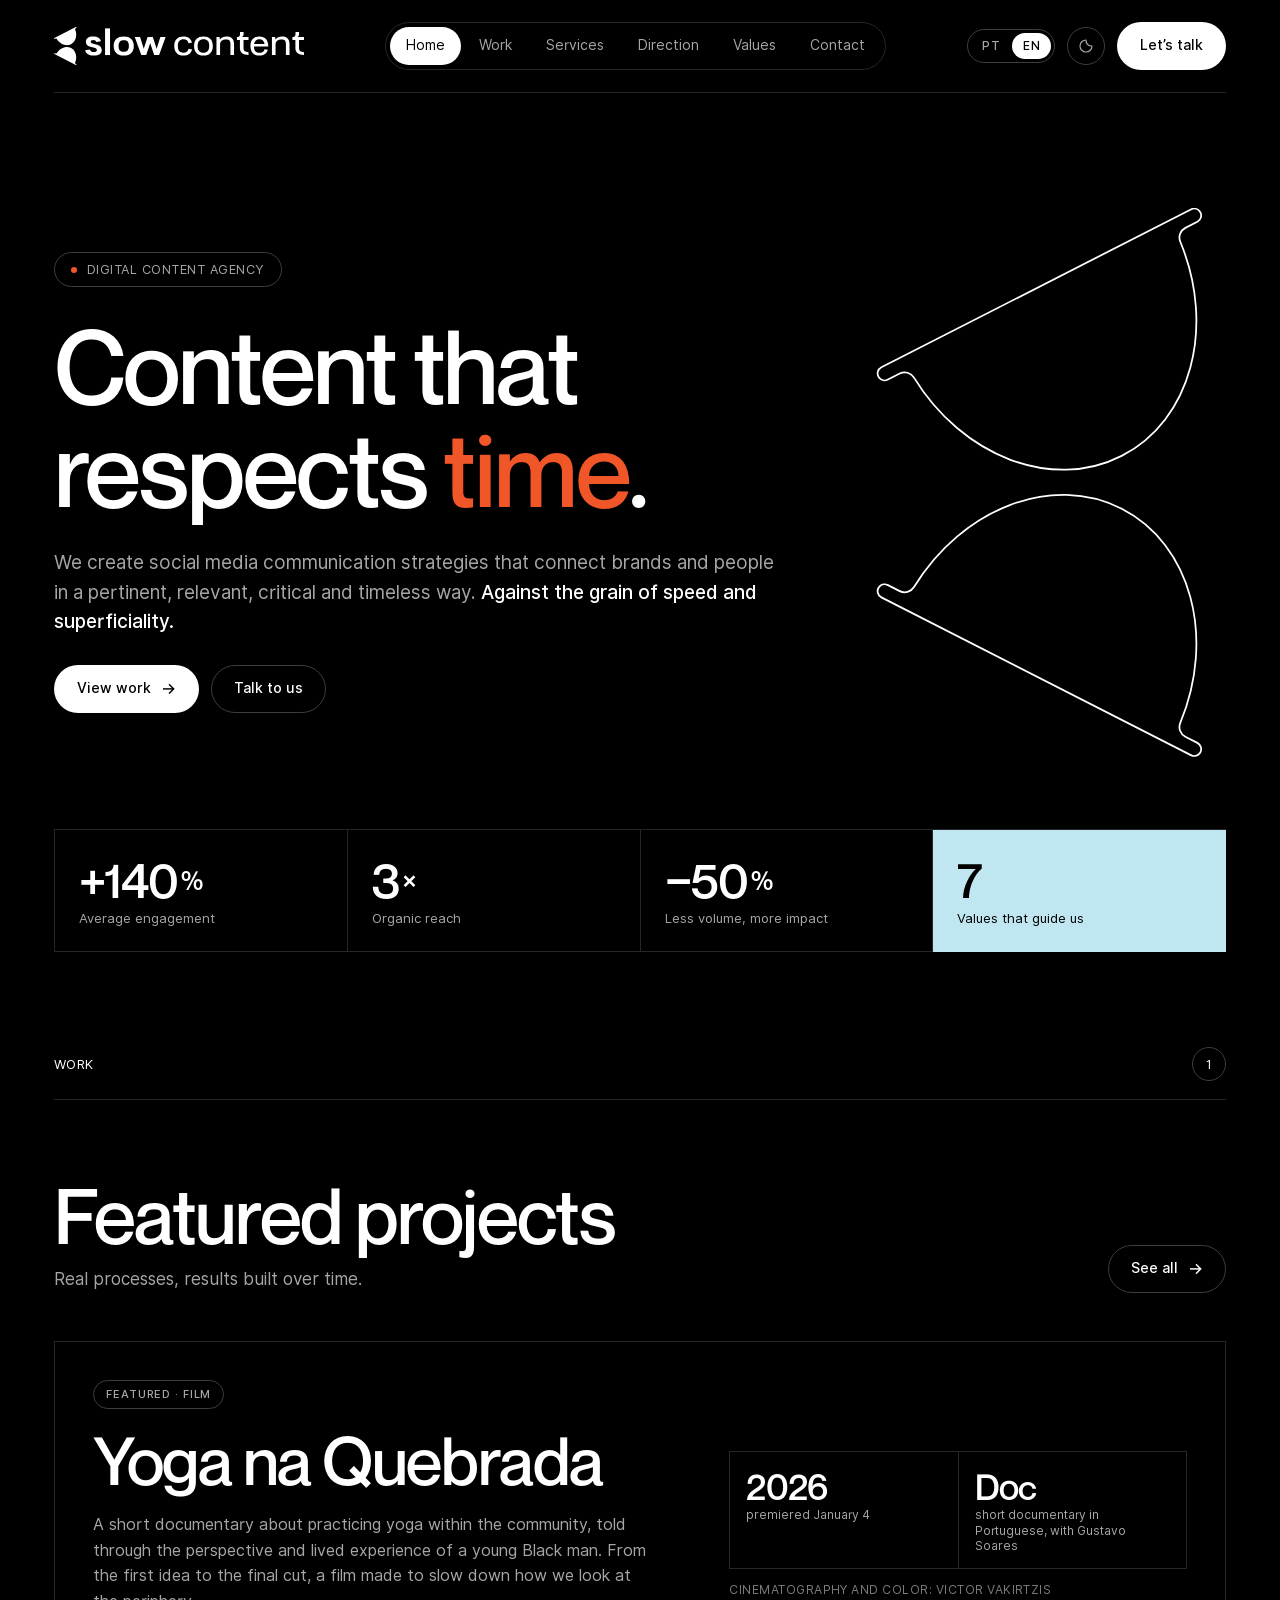
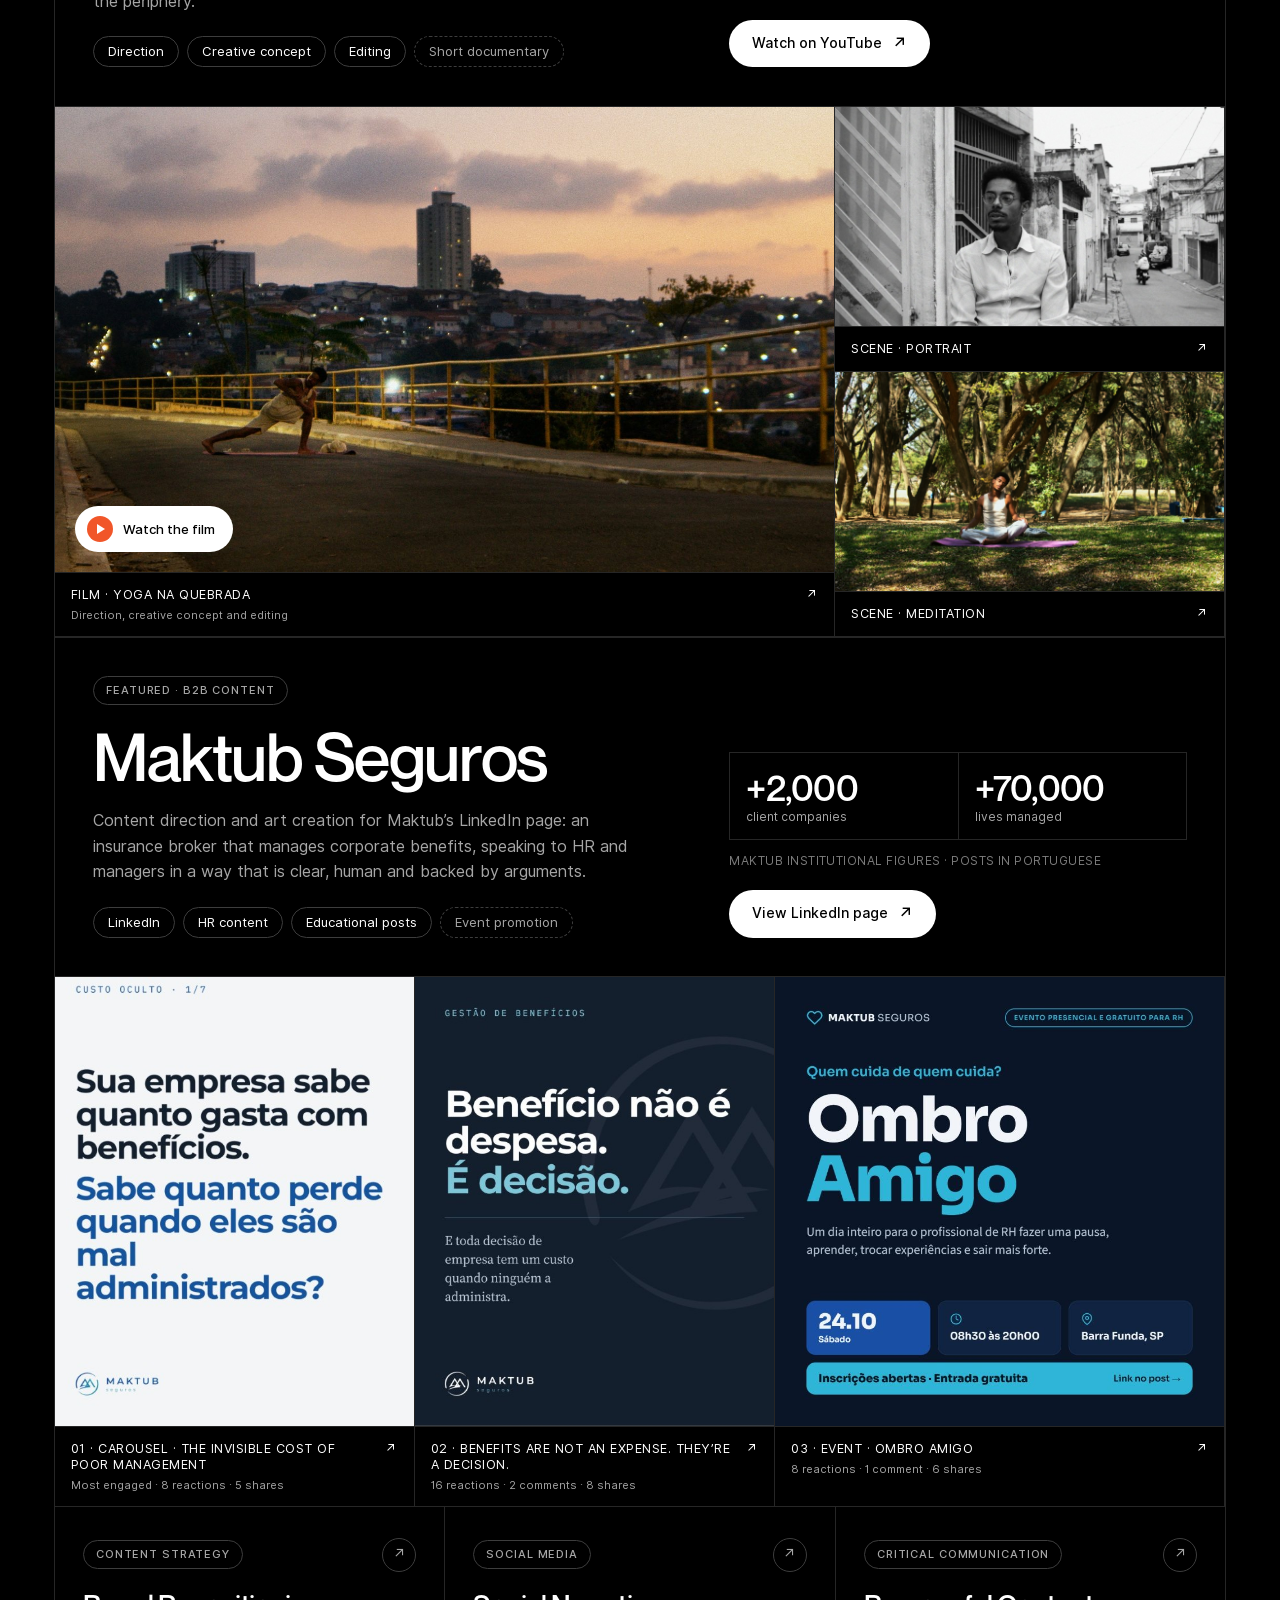
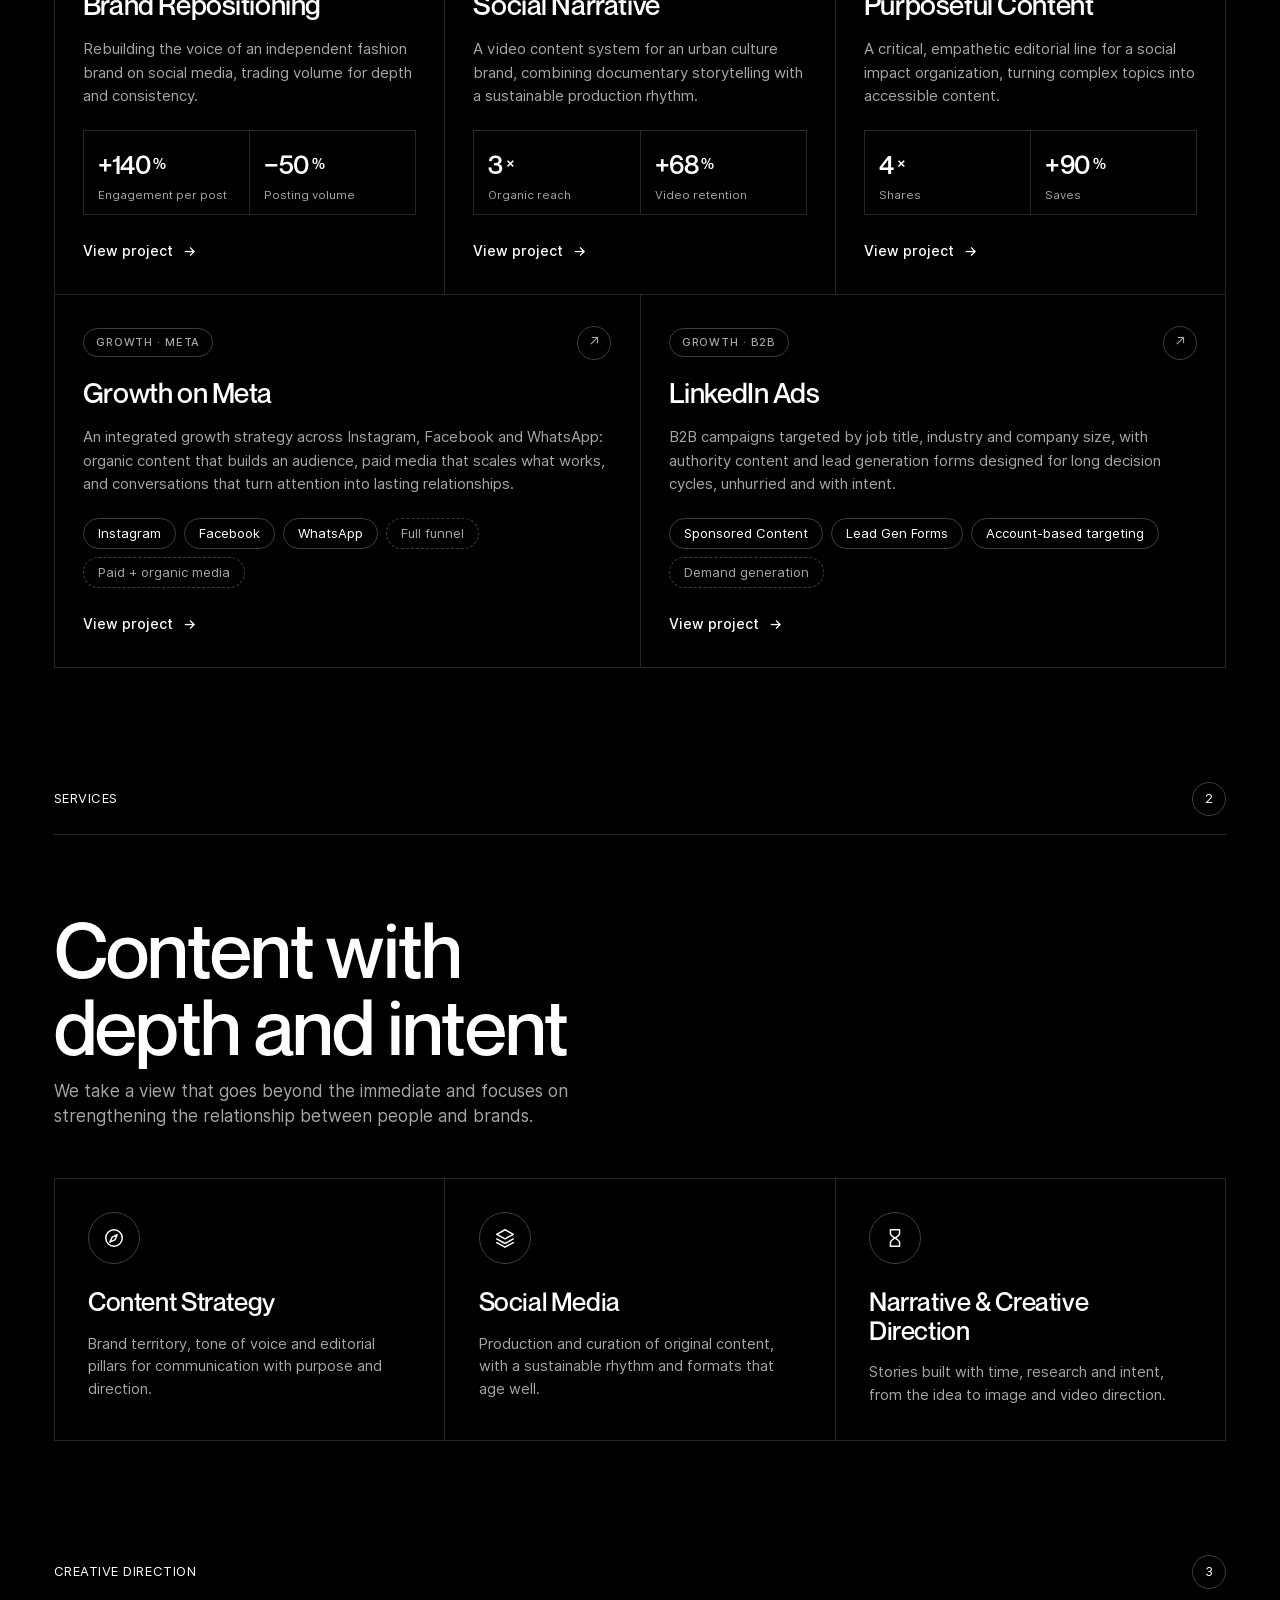
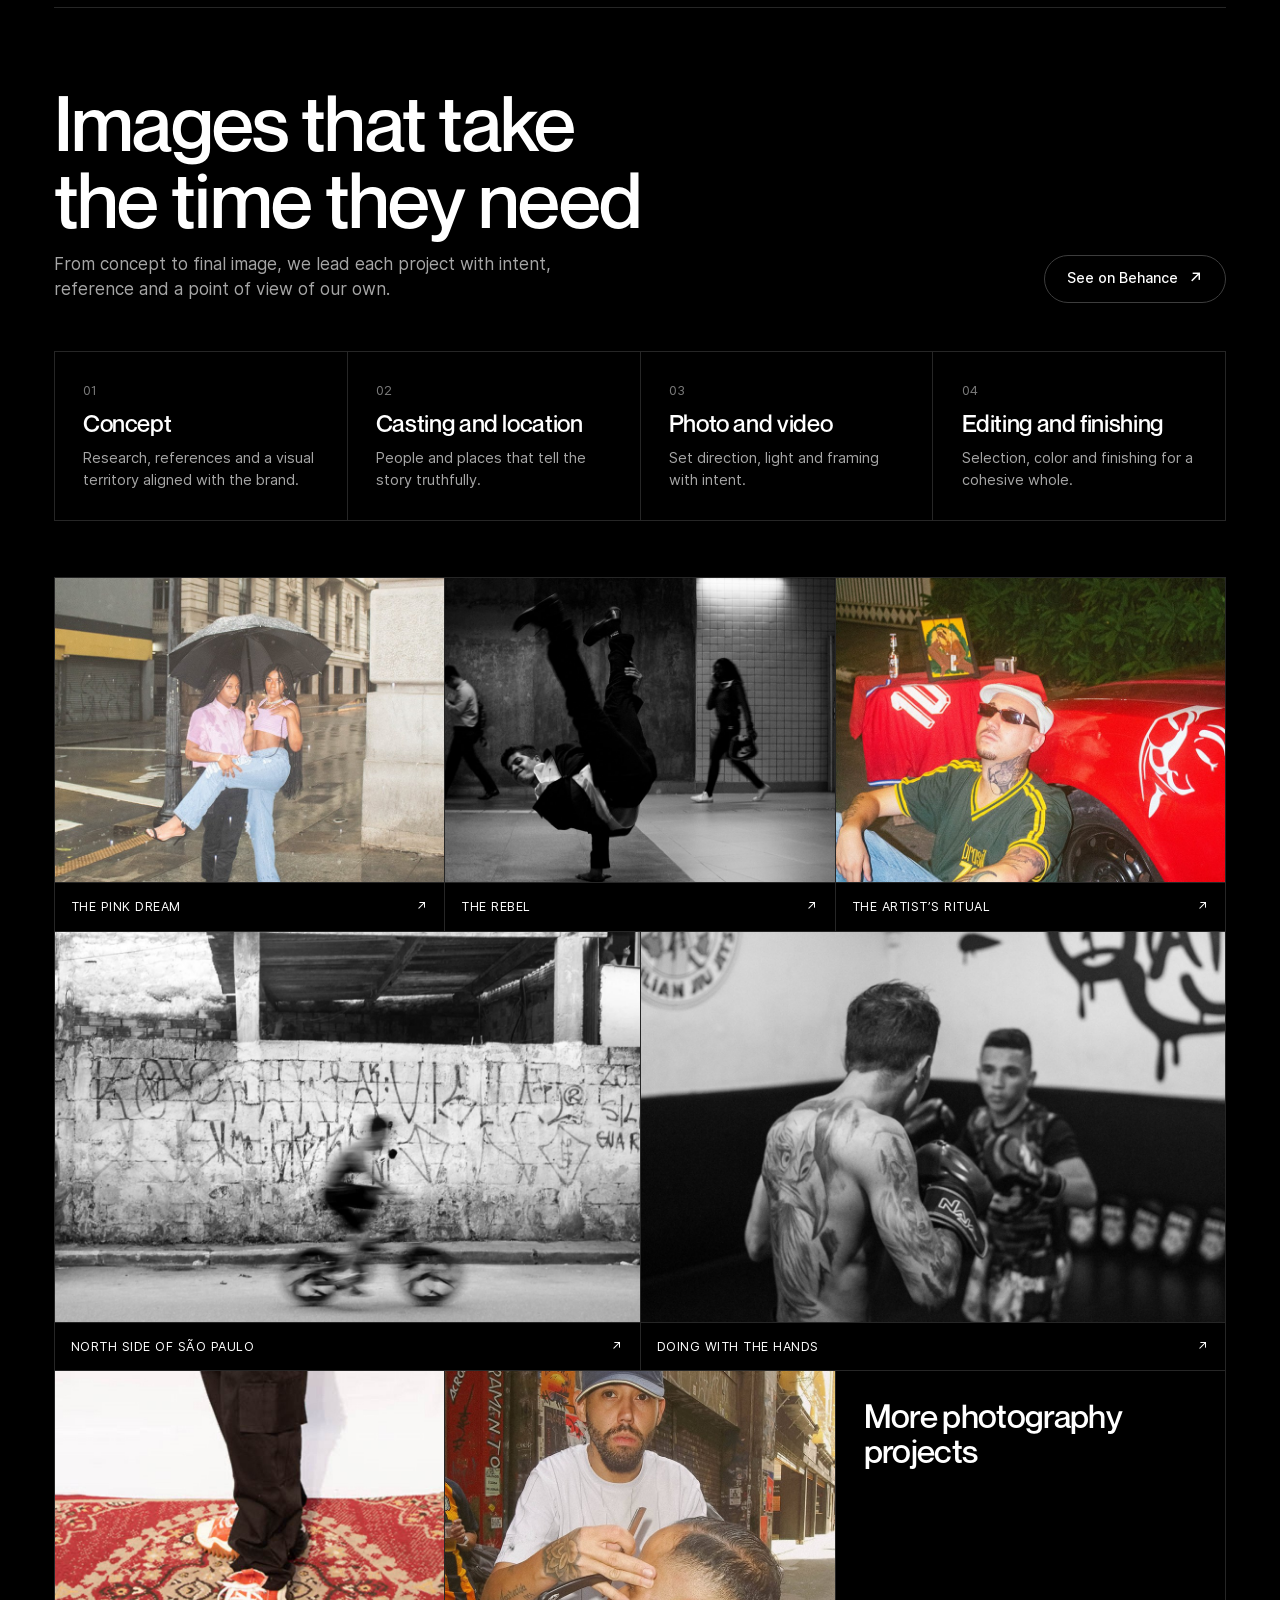
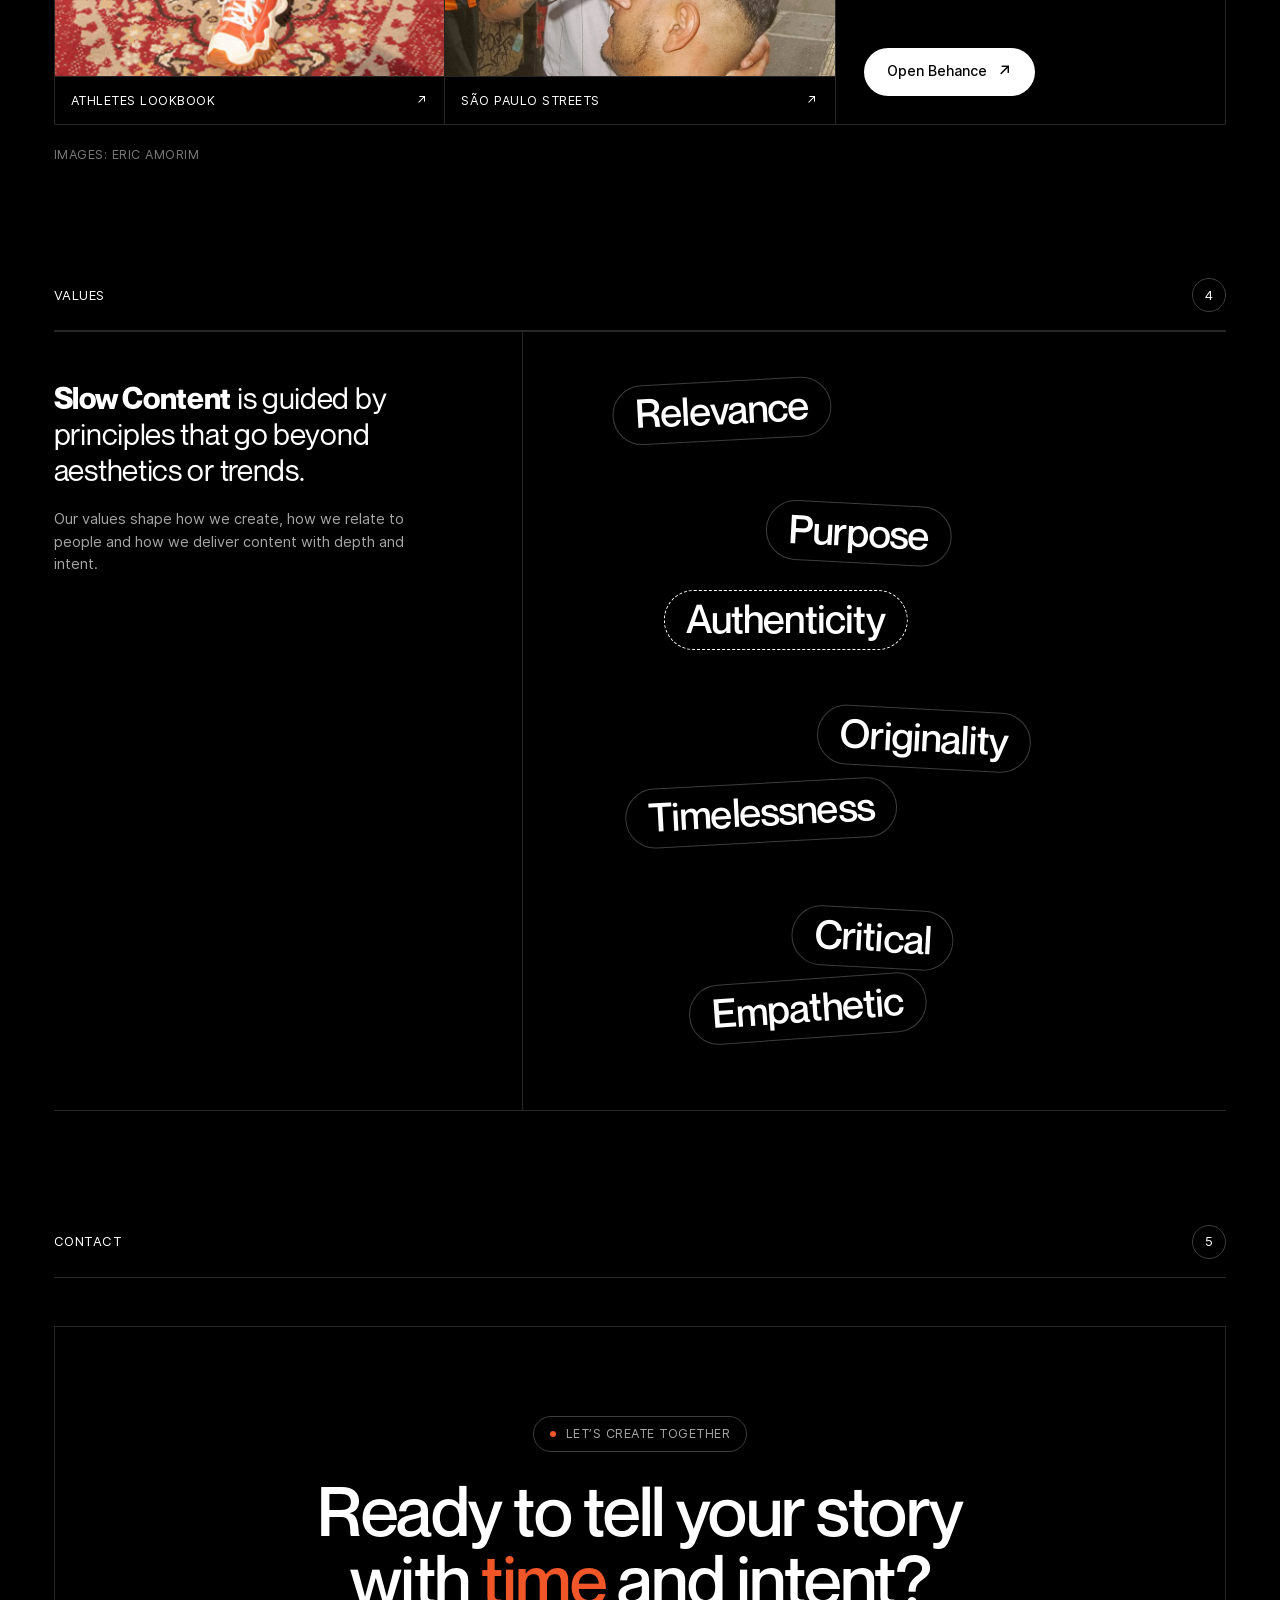
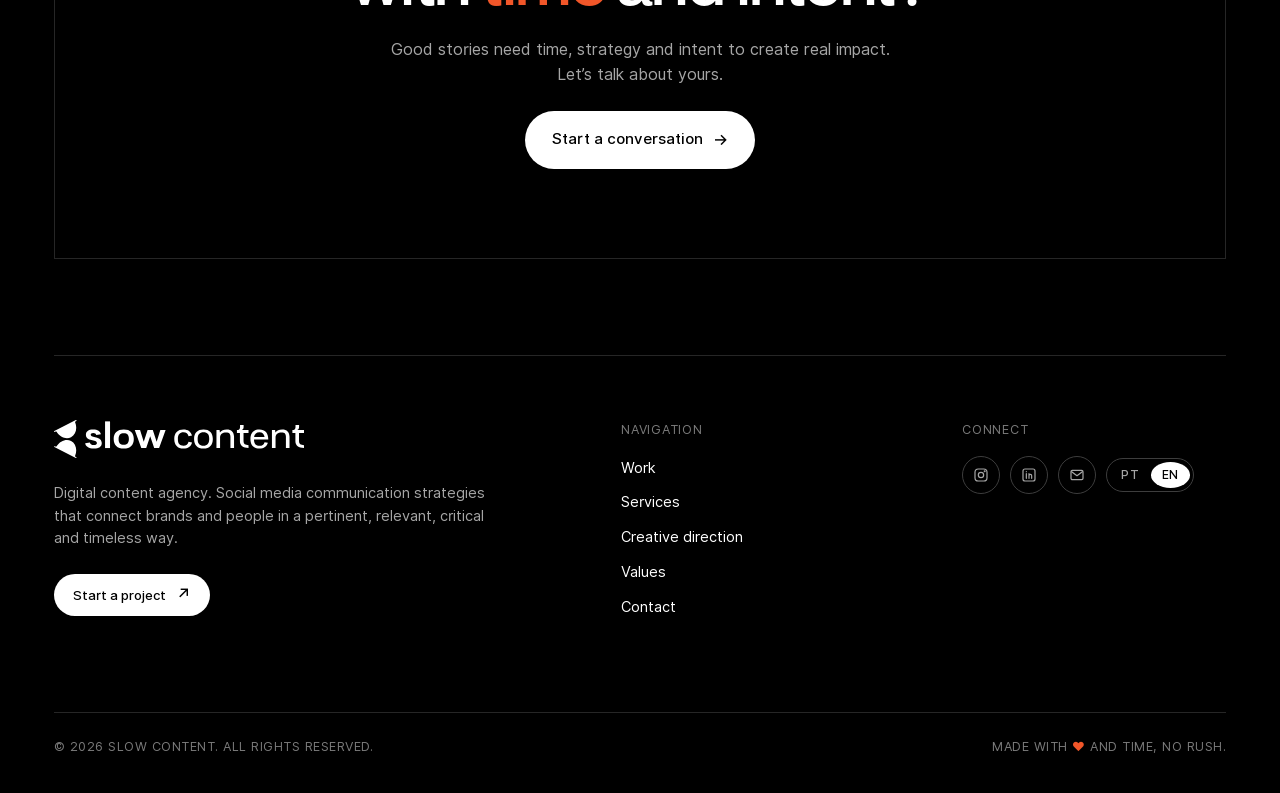
<file: en/index.html>
<!doctype html><html lang="en"><head><meta charset=utf8><meta name=viewport content="width=device-width,initial-scale=1,viewport-fit=cover"><style>:root{color-scheme:dark;box-sizing:border-box;padding-top:env(safe-area-inset-top,0px);padding-bottom:env(safe-area-inset-bottom,0px)}html{scroll-padding-top:env(safe-area-inset-top,0px)}body{margin:0;padding:0;font:14px -apple-system,BlinkMacSystemFont,sans-serif;background:#000;color:#fff}img{max-width:100%}[hidden]:not([hidden=until-found i]){display:none!important}</style></head><body>
<title>Slow Content | Digital content agency</title>
<meta name="description" content="Slow Content is a content, creative direction and growth agency. Strategy, film and photography with depth and consistency.">
<link rel="canonical" href="https://slowcontent.com.br/en/">
<link rel="alternate" hreflang="pt-BR" href="https://slowcontent.com.br/">
<link rel="alternate" hreflang="en" href="https://slowcontent.com.br/en/">
<link rel="alternate" hreflang="x-default" href="https://slowcontent.com.br/">
<meta property="og:locale" content="en_US">

<meta property="og:type" content="website">
<meta property="og:title" content="Slow Content">
<meta property="og:description" content="Content, creative direction and growth agency.">
<meta property="og:url" content="https://slowcontent.com.br/en/">
<meta property="og:image" content="https://slowcontent.com.br/img/yoga-por-do-sol.jpg">
<meta name="claude:viewport-fit-sides" content="cover">

<style>
  /* Identidade visual: Manual de Identidade Visual Slow Content (v01, jul/2025).
     Cores principais: preto #000000 e branco #ffffff. Auxiliares (uso moderado): laranja #f15629 e azul bebê #c0e7f1.
     Tipografia: Neue Montreal (títulos e subtítulos) + Inter (textos). Fontes oficiais embutidas (woff2 gerado dos arquivos enviados). Logo vetorial extraído do manual, sem alterações. */
  @font-face{font-family:"Neue Montreal";font-weight:400;font-style:normal;font-display:swap;src:url("../fonts/NeueMontreal-Regular.woff2") format("woff2")}
  @font-face{font-family:"Neue Montreal";font-weight:500;font-style:normal;font-display:swap;src:url("../fonts/NeueMontreal-Medium.woff2") format("woff2")}
  @font-face{font-family:"Neue Montreal";font-weight:700;font-style:normal;font-display:swap;src:url("../fonts/NeueMontreal-Bold.woff2") format("woff2")}
  @font-face{font-family:"Inter";font-weight:400;font-style:normal;font-display:swap;src:url("../fonts/Inter-Regular.woff2") format("woff2")}
  @font-face{font-family:"Inter";font-weight:500;font-style:normal;font-display:swap;src:url("../fonts/Inter-Medium.woff2") format("woff2")}
  @font-face{font-family:"Inter";font-weight:600;font-style:normal;font-display:swap;src:url("../fonts/Inter-SemiBold.woff2") format("woff2")}

  :root{
    /* negativo (padrão): branco sobre fundo escuro */
    --bg:#000000;
    --fg:#ffffff;
    --mute:#a6a6a6;
    --mute-2:#7a7a7a;
    --line:#262626;
    --line-strong:#3d3d3d;
    --strip:#181615;
    --panel:#080808;
    --logo:#ffffff;
    --orange:#f15629;
    --blue:#c0e7f1;
    --on-fg:#000000;
    color-scheme:dark;

    --f-display:"Neue Montreal","Helvetica Neue",Helvetica,Arial,sans-serif;
    --f-body:"Inter",-apple-system,BlinkMacSystemFont,"Segoe UI",Roboto,sans-serif;
    --r-pill:999px;
  }
  :root[data-theme="light"]{
    /* positivo: preto (#231f20) sobre fundo claro */
    --bg:#ffffff;
    --fg:#000000;
    --mute:#555555;
    --mute-2:#8a8a8a;
    --line:#e3e3e3;
    --line-strong:#c9c9c9;
    --strip:#ebebeb;
    --panel:#f6f6f6;
    --logo:#231f20;
    --on-fg:#ffffff;
    color-scheme:light;
  }

  *{box-sizing:border-box}
  html,body{background:var(--bg);color:var(--fg)}
  body{
    margin:0;
    font-family:var(--f-body);
    font-weight:400;
    font-size:16px;
    line-height:1.55;
    -webkit-font-smoothing:antialiased;
    text-rendering:optimizeLegibility;
    padding-left:max(24px, env(safe-area-inset-left, 0px));
    padding-right:max(24px, env(safe-area-inset-right, 0px));
  }
  body::before{
    content:""; position:fixed; inset:0 0 auto; height:env(safe-area-inset-top, 0px);
    z-index:10; background:var(--bg);
  }
  .wrap{max-width:1280px;margin:0 auto;position:relative}
  a{color:inherit;text-decoration:none}
  :focus-visible{outline:2px solid var(--orange);outline-offset:3px;border-radius:4px}
  .lbl{font-family:var(--f-body);font-weight:400;font-size:13px;letter-spacing:.04em;text-transform:uppercase}

  /* ---- Logo (vetor oficial, sem alterações; cor via --logo) ---- */
  .logo{display:block;color:var(--logo);fill:currentColor;flex-shrink:0}
  .logo.full{width:250px;height:auto;aspect-ratio:614.07/93.61} /* redução máxima web: 250 px */

  /* ---- NAV ---- */
  .nav{
    display:flex;align-items:center;justify-content:space-between;gap:20px;
    padding-block:22px;
    position:sticky;top:env(safe-area-inset-top, 0px);z-index:40;
    background:color-mix(in srgb, var(--bg) 88%, transparent);
    backdrop-filter:blur(14px);-webkit-backdrop-filter:blur(14px);
    border-bottom:1px solid var(--line);
  }
  .nav .links{display:flex;align-items:center;gap:2px;border:1px solid var(--line);border-radius:var(--r-pill);padding:4px}
  .nav .links a{
    padding:8px 16px;border-radius:var(--r-pill);
    font-size:14px;font-weight:400;color:var(--mute);
    transition:background .2s ease,color .2s ease;
  }
  .nav .links a:hover{color:var(--fg)}
  .nav .links a.on{background:var(--fg);color:var(--on-fg)}
  .nav-right{display:flex;align-items:center;gap:12px}
  .btn{
    display:inline-flex;align-items:center;gap:10px;
    padding:12px 22px;border-radius:var(--r-pill);
    font-family:var(--f-body);font-size:14px;font-weight:500;
    border:1px solid transparent;cursor:pointer;transition:background .2s ease,color .2s ease,border-color .2s ease;
    background:none;color:inherit;
  }
  .btn.solid{background:var(--fg);color:var(--on-fg)}
  .btn.solid:hover{background:var(--orange);color:#000}
  .btn.ghost{border-color:var(--line-strong);color:var(--fg)}
  .btn.ghost:hover{border-color:var(--fg)}
  .btn.pill-sm{padding:10px 18px;font-size:13px}
  .btn .ar{font-size:16px;line-height:1}
  .theme-btn{
    width:38px;height:38px;border-radius:50%;
    background:none;border:1px solid var(--line-strong);
    display:grid;place-items:center;cursor:pointer;color:var(--mute);
  }
  .theme-btn:hover{color:var(--fg);border-color:var(--fg)}

  /* ---- Tag / cabeçalho de seção (estilo do manual) ---- */
  .tag{
    display:inline-flex;align-items:center;gap:10px;
    padding:7px 16px;border:1px solid var(--line-strong);border-radius:var(--r-pill);
    font-size:12.5px;font-weight:400;letter-spacing:.04em;text-transform:uppercase;color:var(--mute);
  }
  .tag i{width:6px;height:6px;border-radius:50%;background:var(--orange);display:block}
  .bar{
    display:flex;align-items:center;justify-content:space-between;
    padding-block:18px;border-bottom:1px solid var(--line);
    color:var(--fg);
  }
  .num{
    width:34px;height:34px;border-radius:50%;border:1px solid var(--line-strong);
    display:grid;place-items:center;font-size:13px;font-weight:400;color:var(--fg);
  }

  /* ---- Hero ---- */
  .hero{position:relative;padding-block:96px 72px}
  .hero-grid{display:grid;grid-template-columns:minmax(0,1.25fr) minmax(0,.75fr);gap:48px;align-items:center}
  .hero-copy{display:flex;flex-direction:column;align-items:flex-start;gap:28px}
  h1.hero-ttl{
    font-family:var(--f-display);font-weight:500;
    font-size:clamp(46px,7.4vw,104px);
    line-height:1;letter-spacing:-.022em;margin:0;color:var(--fg);text-wrap:balance;
  }
  h1.hero-ttl em{font-style:normal;color:var(--orange)}
  .hero-lede{font-size:clamp(16px,1.5vw,19px);line-height:1.55;color:var(--mute);max-width:56ch;margin:0}
  .hero-lede b{color:var(--fg);font-weight:500}
  .hero-ctas{display:flex;gap:12px;flex-wrap:wrap}
  .hero-mark{display:flex;justify-content:center;color:var(--fg)}
  .hero-mark svg{width:min(100%,340px);height:auto;aspect-ratio:58/93.6;fill:none;stroke:currentColor;stroke-width:.3;stroke-linejoin:round}

  /* ---- Stats ---- */
  .stats{
    display:grid;grid-template-columns:repeat(4,1fr);
    margin-top:72px;border-top:1px solid var(--line);border-left:1px solid var(--line);
  }
  .stat{
    padding:26px 24px 24px;border-right:1px solid var(--line);border-bottom:1px solid var(--line);
    display:flex;flex-direction:column;gap:6px;min-width:0;
  }
  .stat.blue{background:var(--blue);color:#000;border-color:var(--blue)}
  .stat .big{
    font-family:var(--f-display);font-weight:500;
    font-size:clamp(34px,3.8vw,52px);line-height:1;letter-spacing:-.02em;
    display:flex;align-items:baseline;gap:3px;
  }
  .stat .big .u{font-size:.55em;transform:translateY(-.3em);display:inline-block}
  .stat .lb{font-size:13px;color:var(--mute);line-height:1.3}
  .stat.blue .lb{color:#000}

  /* ---- Section ---- */
  section{position:relative;padding-block:0 96px}
  .sec-head{
    display:grid;grid-template-columns:minmax(0,1fr) auto;gap:32px;align-items:end;
    padding-block:72px 48px;
  }
  h2.sec-ttl{
    font-family:var(--f-display);font-weight:500;
    font-size:clamp(36px,5.6vw,76px);letter-spacing:-.022em;line-height:1;margin:0;
    text-wrap:balance;color:var(--fg);max-width:16ch;
  }
  .sec-sub{font-size:17px;color:var(--mute);margin:14px 0 0;max-width:46ch;line-height:1.5}

  /* ---- Trabalhos: grade de células com fio fino ---- */
  .cards{
    display:grid;grid-template-columns:repeat(6,1fr);
    border-top:1px solid var(--line);border-left:1px solid var(--line);
  }
  .card{
    grid-column:span 2;
    border-right:1px solid var(--line);border-bottom:1px solid var(--line);
    padding:30px 28px 28px;
    display:flex;flex-direction:column;gap:18px;min-width:0;
    transition:background .25s ease;
  }
  .card.wide{grid-column:span 3}
  .card:hover{background:var(--panel)}
  .card .top{display:flex;align-items:center;justify-content:space-between;gap:12px}
  .card .cat{
    display:inline-flex;align-items:center;padding:5px 12px;
    border:1px solid var(--line-strong);border-radius:var(--r-pill);
    font-size:11px;font-weight:500;letter-spacing:.08em;text-transform:uppercase;color:var(--mute);
  }
  .card .arr{
    width:34px;height:34px;border-radius:50%;border:1px solid var(--line-strong);
    display:grid;place-items:center;color:var(--mute);font-size:14px;
    transition:background .25s ease,color .25s ease,border-color .25s ease,transform .25s ease;
  }
  .card:hover .arr{background:var(--fg);color:var(--on-fg);border-color:var(--fg);transform:rotate(-45deg)}
  .card h3{
    font-family:var(--f-display);font-weight:500;
    font-size:30px;line-height:1.1;letter-spacing:-.015em;margin:0;color:var(--fg);
  }
  .card p{font-size:14.5px;color:var(--mute);margin:0;line-height:1.55}
  .card .mini-stats{display:grid;grid-template-columns:1fr 1fr;gap:0;border-top:1px solid var(--line);border-left:1px solid var(--line);margin-top:4px}
  .card .mini{border-right:1px solid var(--line);border-bottom:1px solid var(--line);padding:14px 14px 12px;display:flex;flex-direction:column;gap:2px}
  .card .mini .m-big{
    font-family:var(--f-display);font-weight:500;font-size:26px;letter-spacing:-.015em;color:var(--fg);
    display:flex;align-items:baseline;gap:3px;
  }
  .card .mini .m-big .u{font-size:.6em;transform:translateY(-.3em)}
  .card .mini .m-lb{font-size:11.5px;color:var(--mute);line-height:1.3}
  .chips{display:flex;flex-wrap:wrap;gap:8px;margin-top:4px}
  .chip{
    padding:8px 14px;border-radius:var(--r-pill);border:1px solid var(--line-strong);
    font-size:13px;font-weight:400;line-height:1;color:var(--fg);
  }
  .chip.dash{border-style:dashed;color:var(--mute)}
  .card .see{
    display:inline-flex;align-items:center;gap:10px;
    font-size:14px;font-weight:500;color:var(--fg);margin-top:auto;padding-top:8px;
  }
  .card .see .ar{transition:transform .25s ease}
  .card:hover .see .ar{transform:translateX(4px)}

  /* ---- Destaque: Maktub ---- */
  .feature{border-top:1px solid var(--line);border-left:1px solid var(--line);border-right:1px solid var(--line)}
  .feature + .cards{border-top:0}
  .feat-head{display:grid;grid-template-columns:minmax(0,1.1fr) minmax(0,.9fr);gap:48px;padding:32px 28px 36px}
  .feat-copy{display:flex;flex-direction:column;gap:18px;align-items:flex-start}
  .feat-copy .cat{display:inline-flex;align-items:center;padding:5px 12px;border:1px solid var(--line-strong);border-radius:var(--r-pill);font-size:11px;font-weight:500;letter-spacing:.08em;text-transform:uppercase;color:var(--mute)}
  .feat-copy h3{font-family:var(--f-display);font-weight:500;font-size:clamp(36px,4.6vw,64px);line-height:1;letter-spacing:-.022em;margin:0;color:var(--fg)}
  .feat-copy p{font-size:16px;color:var(--mute);margin:0;line-height:1.6;max-width:56ch}
  .feat-side{display:flex;flex-direction:column;gap:20px;justify-content:flex-end;align-items:flex-start}
  .feat-side .mini-stats{display:grid;grid-template-columns:1fr 1fr;border-top:1px solid var(--line);border-left:1px solid var(--line);width:100%}
  .feat-side .mini{border-right:1px solid var(--line);border-bottom:1px solid var(--line);padding:16px 16px 14px;display:flex;flex-direction:column;gap:2px}
  .feat-side .m-big{font-family:var(--f-display);font-weight:500;font-size:34px;letter-spacing:-.02em;color:var(--fg);line-height:1.05}
  .feat-side .m-lb{font-size:12px;color:var(--mute);line-height:1.3}
  .feat-note{font-size:12px;letter-spacing:.04em;text-transform:uppercase;color:var(--mute-2);margin:-8px 0 0}
  .feat-shots{display:grid;grid-template-columns:.8fr .8fr 1fr;border-top:1px solid var(--line)}
  .feat-shots .shot{grid-column:auto}
  .feat-shots .shot .ph{aspect-ratio:4/5}
  .feat-shots .shot:nth-child(3) .ph{aspect-ratio:1/1}
  .feat-shots .cap small{display:block;margin-top:4px;font-size:11px;font-weight:400;letter-spacing:0;text-transform:none;color:var(--mute)}
  .feat-shots .shot .cap{align-items:flex-start;line-height:1.3}
  @media (max-width:920px){
    .feat-head{grid-template-columns:1fr;gap:28px;padding:28px 20px 30px}
    .feat-shots{grid-template-columns:1fr}
  }

  /* ---- Filme em destaque ---- */
  .feature.film{border-top:1px solid var(--line)}
  .film-shots{display:grid;grid-template-columns:2fr 1fr;border-top:1px solid var(--line)}
  .film-shots .shot{grid-column:auto}
  .film-shots .shot.main{grid-row:span 2}
  .film-shots .shot .ph{aspect-ratio:16/9;position:relative}
  .film-shots .shot.main .ph{aspect-ratio:auto;flex:1;min-height:0}
  .film-shots .shot.main .ph img{position:absolute;inset:0}
  .film-shots .shot .cap{align-items:flex-start;line-height:1.3}
  .film-shots .cap small{display:block;margin-top:4px;font-size:11px;font-weight:400;letter-spacing:0;text-transform:none;color:var(--mute)}
  .play{position:absolute;left:20px;bottom:20px;display:inline-flex;align-items:center;gap:10px;padding:10px 18px 10px 12px;border-radius:var(--r-pill);background:#fff;color:#000;font-size:13px;font-weight:500}
  .play i{width:26px;height:26px;border-radius:50%;background:var(--orange);display:inline-flex;align-items:center;justify-content:center}
  .play i::after{content:"";border-left:8px solid #fff;border-top:5px solid transparent;border-bottom:5px solid transparent;margin-left:2px}
  @media (max-width:920px){
    .film-shots{grid-template-columns:1fr}
    .film-shots .shot.main{grid-row:auto}
    .film-shots .shot.main .ph{aspect-ratio:16/9;flex:none}
  }

  /* ---- Serviços ---- */
  .serv{display:grid;grid-template-columns:repeat(3,1fr);border-top:1px solid var(--line);border-left:1px solid var(--line)}
  .srv{
    border-right:1px solid var(--line);border-bottom:1px solid var(--line);
    padding:34px 28px 34px;display:flex;flex-direction:column;gap:16px;min-width:0;
  }
  .srv .ico{
    width:52px;height:52px;border-radius:50%;border:1px solid var(--line-strong);
    display:grid;place-items:center;color:var(--fg);
  }
  .srv .ico svg{width:22px;height:22px}
  .srv h3{font-family:var(--f-display);font-weight:500;font-size:26px;letter-spacing:-.015em;line-height:1.1;margin:8px 0 0;color:var(--fg)}
  .srv p{font-size:14.5px;color:var(--mute);margin:0;line-height:1.55;max-width:36ch}

  /* ---- Valores (pílulas inclinadas, como no manual) ---- */
  .values{
    display:grid;grid-template-columns:minmax(0,.8fr) minmax(0,1.2fr);
    border-top:1px solid var(--line);border-bottom:1px solid var(--line);
  }
  .values-copy{padding:48px 40px 48px 0;border-right:1px solid var(--line);display:flex;flex-direction:column;gap:20px}
  .values-copy p.lead{
    font-family:var(--f-display);font-weight:400;font-size:clamp(22px,2.3vw,30px);line-height:1.2;letter-spacing:-.01em;margin:0;color:var(--fg);
  }
  .values-copy p.lead b{font-weight:700}
  .values-copy p.small{font-size:14.5px;color:var(--mute);margin:0;max-width:40ch}
  .pills{
    display:flex;flex-direction:column;align-items:flex-start;gap:30px;
    padding:56px 0 56px 48px;
  }
  .pill{
    display:inline-block;
    font-family:var(--f-display);font-weight:500;
    font-size:clamp(26px,3.6vw,50px);letter-spacing:-.02em;line-height:1;
    padding:.2em .55em .26em;border:1px solid var(--line-strong);border-radius:var(--r-pill);
    color:var(--fg);white-space:nowrap;transform-origin:left center;
  }
  .pill.dash{border-style:dashed;border-color:var(--fg)}
  .pill:nth-child(1){transform:rotate(-3deg) translateX(8px)}
  .pill:nth-child(2){transform:rotate(3deg) translateX(40px)}
  .pill:nth-child(3){transform:rotate(0deg) translateX(0)}
  .pill:nth-child(4){transform:rotate(3deg) translateX(6px)}
  .pill:nth-child(5){transform:rotate(-3deg) translateX(10px)}
  .pill:nth-child(6){transform:rotate(3deg) translateX(46px)}
  .pill:nth-child(7){transform:rotate(-4deg) translateX(56px)}

  /* ---- Direção criativa ---- */
  .dir-steps{display:grid;grid-template-columns:repeat(4,1fr);border-top:1px solid var(--line);border-left:1px solid var(--line)}
  .dstep{border-right:1px solid var(--line);border-bottom:1px solid var(--line);padding:26px 24px 28px;display:flex;flex-direction:column;gap:10px;min-width:0}
  .dstep .n{font-size:13px;color:var(--mute-2);letter-spacing:.04em}
  .dstep h3{font-family:var(--f-display);font-weight:500;font-size:24px;line-height:1.1;letter-spacing:-.015em;margin:0;color:var(--fg)}
  .dstep p{font-size:14.5px;color:var(--mute);margin:0;line-height:1.55}
  .mosaic{display:grid;grid-template-columns:repeat(6,1fr);border-top:1px solid var(--line);border-left:1px solid var(--line);margin-top:56px}
  .shot{grid-column:span 2;border-right:1px solid var(--line);border-bottom:1px solid var(--line);display:flex;flex-direction:column;min-width:0;color:var(--fg)}
  .shot.w{grid-column:span 3}
  .shot .ph{aspect-ratio:808/632;overflow:hidden;background:var(--panel)}
  .shot.w .ph{aspect-ratio:3/2}
  .shot img{width:100%;height:100%;object-fit:cover;display:block;transition:transform .8s ease}
  .shot:hover img{transform:scale(1.03)}
  .shot .cap{display:flex;justify-content:space-between;align-items:center;gap:12px;padding:14px 16px;font-size:12.5px;letter-spacing:.04em;text-transform:uppercase;border-top:1px solid var(--line)}
  .shot:hover .cap span:last-child{color:var(--orange)}
  .shot.more{justify-content:space-between;padding:28px;background:transparent;transition:background .25s ease}
  .shot.more:hover{background:var(--panel)}
  .shot.more h3{font-family:var(--f-display);font-weight:500;font-size:clamp(26px,2.6vw,38px);line-height:1.05;letter-spacing:-.02em;margin:0}
  .shot.more .btn{align-self:flex-start;margin-top:24px}
  .credit{margin:20px 0 0;font-size:12.5px;letter-spacing:.04em;text-transform:uppercase;color:var(--mute-2)}
  @media (max-width:920px){
    .dir-steps{grid-template-columns:1fr 1fr}
    .mosaic{grid-template-columns:1fr 1fr;margin-top:40px}
    .shot,.shot.w{grid-column:span 1}
    .shot.w,.shot.more{grid-column:span 2}
    .shot .cap{font-size:11px;padding:12px}
  }

  /* ---- CTA ---- */
  .cta{
    border:1px solid var(--line);
    padding:80px 48px 76px;text-align:center;
    display:flex;flex-direction:column;align-items:center;gap:24px;
  }
  .cta h2{
    font-family:var(--f-display);font-weight:500;
    font-size:clamp(34px,5vw,64px);letter-spacing:-.022em;line-height:1;margin:0;text-wrap:balance;max-width:16ch;color:var(--fg);
  }
  .cta h2 em{font-style:normal;color:var(--orange)}
  .cta p{color:var(--mute);font-size:16px;max-width:46ch;margin:0;line-height:1.55}

  /* ---- Footer ---- */
  footer{
    padding-block:64px 0;border-top:1px solid var(--line);
    display:grid;grid-template-columns:1.3fr .7fr .7fr;gap:48px;align-items:start;
  }
  footer .f-left{display:flex;flex-direction:column;gap:24px;max-width:44ch}
  footer .f-left p{color:var(--mute);font-size:14.5px;line-height:1.55;margin:0}
  footer h4{font-family:var(--f-body);font-weight:400;font-size:12.5px;letter-spacing:.06em;text-transform:uppercase;margin:0 0 16px;color:var(--mute-2)}
  footer ul{list-style:none;margin:0;padding:0;display:flex;flex-direction:column;gap:10px}
  footer ul a{color:var(--fg);font-size:14.5px;transition:color .2s ease}
  footer ul a:hover{color:var(--orange)}
  footer .socials{display:flex;gap:10px;align-items:center}
  footer .socials a{
    width:38px;height:38px;border-radius:50%;border:1px solid var(--line-strong);
    display:grid;place-items:center;color:var(--mute);transition:all .2s ease;
  }
  footer .socials a:hover{color:var(--fg);border-color:var(--fg)}
  footer .socials svg{width:16px;height:16px}
  .colofon{
    grid-column:1 / -1;margin-top:16px;padding-block:24px 36px;border-top:1px solid var(--line);
    display:flex;justify-content:space-between;align-items:center;gap:16px;flex-wrap:wrap;
    font-size:12.5px;letter-spacing:.04em;text-transform:uppercase;color:var(--mute-2);
  }
  .colofon .heart{color:var(--orange);font-style:normal}
  .theme-foot{display:none}

  .nav-right .btn .sm{display:none}
  /* ---- Mobile ---- */
  @media (max-width:920px){
    .nav{padding-block:16px}
    .nav .links{display:none}
    .nav-right .btn{padding:10px 18px;font-size:13px;white-space:nowrap}
    .nav-right .btn .lg{display:none}
    .nav-right .btn .sm{display:inline}
    .mosaic .shot:nth-child(3){grid-column:span 2}
    .mosaic .shot:nth-child(3) .ph{aspect-ratio:3/2}
    .hero{padding-block:56px 40px}
    .hero-grid{grid-template-columns:1fr;gap:36px}
    .hero-mark{justify-content:flex-start}
    .hero-mark svg{width:120px}
    .stats{grid-template-columns:1fr 1fr;margin-top:48px}
    section{padding-block:0 56px}
    .sec-head{grid-template-columns:1fr;gap:20px;padding-block:48px 32px}
    .sec-head .num{display:none}
    .cards{grid-template-columns:1fr}
    .cards .card,.cards .card.wide{grid-column:auto}
    .serv{grid-template-columns:1fr}
    .values{grid-template-columns:1fr}
    .values-copy{padding:36px 0 8px;border-right:0}
    .pills{padding:24px 0 40px}
    .pill{font-size:clamp(24px,8vw,40px)}
    .pill:nth-child(n){transform-origin:left center}
    .pill:nth-child(2){transform:rotate(3deg) translateX(20px)}
    .pill:nth-child(6){transform:rotate(3deg) translateX(24px)}
    .pill:nth-child(7){transform:rotate(-4deg) translateX(28px)}
    .cta{padding:56px 24px 52px}
    footer{grid-template-columns:1fr;gap:36px}
    .colofon{flex-direction:column;align-items:flex-start}
  }
  @media (max-width:420px){
    .nav-right .theme-btn{display:none}
    .theme-foot{display:grid}
  }
  @media (prefers-reduced-motion:reduce){*{transition:none!important}}

  /* ---- Telas grandes: conteúdo distribuído até as laterais ---- */
  @media (min-width:1280px){
    body{padding-left:max(clamp(32px,4.2vw,104px), env(safe-area-inset-left, 0px));padding-right:max(clamp(32px,4.2vw,104px), env(safe-area-inset-right, 0px))}
    .wrap{max-width:1800px}
    .hero{padding-block:clamp(96px,9vw,160px) clamp(72px,6vw,110px)}
    .hero-grid{grid-template-columns:minmax(0,1.35fr) minmax(0,.65fr);gap:clamp(48px,5vw,120px)}
    h1.hero-ttl{font-size:clamp(88px,8vw,164px)}
    .hero-lede{font-size:clamp(19px,1.35vw,25px);max-width:60ch}
    .hero-mark svg{width:min(100%,clamp(340px,26vw,520px))}
    .hero-copy{gap:clamp(28px,2.2vw,40px)}
    .sec-head{padding-block:clamp(72px,6vw,120px) clamp(48px,3.5vw,72px)}
    h2.sec-ttl{font-size:clamp(76px,6vw,120px);max-width:18ch}
    .sec-sub{font-size:clamp(17px,1.2vw,21px);max-width:52ch}
    .feat-head{padding:clamp(32px,3vw,64px) clamp(28px,3vw,64px) clamp(36px,3vw,64px);gap:clamp(48px,6vw,140px)}
    .feat-copy p{font-size:clamp(16px,1.15vw,19px);max-width:62ch}
    .feat-copy h3{font-size:clamp(64px,5.2vw,104px)}
    .feat-side .m-big{font-size:clamp(34px,2.8vw,54px)}
    .card{padding:clamp(30px,2.4vw,48px) clamp(28px,2.2vw,44px)}
    .card h3{font-size:clamp(28px,2.1vw,40px)}
    .card p{font-size:clamp(15px,1.05vw,17px)}
    .srv{padding:clamp(32px,2.6vw,56px)}
    .values-copy{padding-right:clamp(40px,4vw,96px)}
    .values-copy p.lead{font-size:clamp(30px,2.3vw,44px)}
    .dstep{padding:clamp(26px,2.2vw,44px)}
    .cta{padding:clamp(80px,7vw,140px) clamp(48px,5vw,120px)}
    .cta h2{font-size:clamp(64px,5.4vw,108px);max-width:18ch}
    .cta p{font-size:clamp(16px,1.2vw,20px);max-width:52ch}
    .pills{padding:clamp(56px,4vw,96px) clamp(40px,5vw,140px);gap:clamp(40px,3.2vw,72px)}
    .pill{font-size:clamp(34px,3.1vw,64px)}
    .pill:nth-child(1){transform:rotate(-3deg) translateX(2vw)}
    .pill:nth-child(2){transform:rotate(3deg) translateX(14vw)}
    .pill:nth-child(3){transform:rotate(0deg) translateX(6vw)}
    .pill:nth-child(4){transform:rotate(3deg) translateX(18vw)}
    .pill:nth-child(5){transform:rotate(-3deg) translateX(3vw)}
    .pill:nth-child(6){transform:rotate(3deg) translateX(16vw)}
    .pill:nth-child(7){transform:rotate(-4deg) translateX(8vw)}
    .values-copy p.small{font-size:clamp(14.5px,1.05vw,18px);max-width:44ch}
    footer{padding-top:clamp(64px,5vw,100px);gap:clamp(48px,6vw,140px)}
  }
  @media (max-width:400px){ .nav-right .btn{display:none} .feat-copy h3{font-size:clamp(30px,10vw,36px)} }

  /* ---- Seletor de idioma ---- */
  .lang-sw{display:inline-flex;align-items:center;border:1px solid var(--line-strong);border-radius:var(--r-pill);padding:3px;font-size:12px;font-weight:500;letter-spacing:.06em;line-height:1}
  .lang-sw a{padding:7px 11px;border-radius:var(--r-pill);color:var(--mute);transition:color .2s ease}
  .lang-sw a:hover{color:var(--fg)}
  .lang-sw a.on{background:var(--fg);color:var(--on-fg)}
  footer .socials .lang-sw a{width:auto;height:auto;border:0;display:inline-block}
  @media (max-width:920px){ .nav-right .lang-sw{display:none} }

  /* ---- Menu hambúrguer (mobile) ---- */
  .menu-btn{display:none;width:44px;height:44px;border-radius:50%;border:1px solid var(--line-strong);background:transparent;color:var(--fg);align-items:center;justify-content:center;cursor:pointer;padding:0;flex-shrink:0;transition:border-color .2s ease}
  .menu-btn:hover{border-color:var(--fg)}
  .menu-btn .bars{position:relative;width:18px;height:12px;display:block}
  .menu-btn .bars i{position:absolute;left:0;width:100%;height:1.6px;background:currentColor;border-radius:2px;transition:transform .25s ease,opacity .2s ease,top .25s ease}
  .menu-btn .bars i:nth-child(1){top:0}
  .menu-btn .bars i:nth-child(2){top:5.2px}
  .menu-btn .bars i:nth-child(3){top:10.4px}
  .menu-btn[aria-expanded="true"] .bars i:nth-child(1){top:5.2px;transform:rotate(45deg)}
  .menu-btn[aria-expanded="true"] .bars i:nth-child(2){opacity:0}
  .menu-btn[aria-expanded="true"] .bars i:nth-child(3){top:5.2px;transform:rotate(-45deg)}
  .mpanel{display:none;position:fixed;inset:0;z-index:39;background:var(--bg);padding:104px max(24px,env(safe-area-inset-right,0px)) 32px max(24px,env(safe-area-inset-left,0px));flex-direction:column;gap:32px;overflow-y:auto}
  .mpanel.open{display:flex}
  .mpanel .mlinks{display:flex;flex-direction:column;border-top:1px solid var(--line)}
  .mpanel .mlinks a{font-family:var(--f-display);font-weight:500;font-size:clamp(30px,9vw,44px);letter-spacing:-.02em;line-height:1.1;padding:16px 0;border-bottom:1px solid var(--line);color:var(--fg);display:flex;justify-content:space-between;align-items:center}
  .mpanel .mlinks a .ar{font-size:.55em;color:var(--mute)}
  .mpanel .mtools{display:flex;align-items:center;gap:12px;flex-wrap:wrap}
  .mpanel .mtheme{width:auto;height:auto;display:inline-flex;align-items:center;gap:10px;padding:10px 16px;border-radius:var(--r-pill);font-size:13px;font-family:var(--f-body)}
  .mpanel .btn{align-self:flex-start}
  @media (max-width:920px){
    .menu-btn{display:inline-flex}
    .nav-right .theme-btn{display:none}
    .nav-right{gap:10px}
  }
  @media (max-width:560px){ .nav-right .btn{display:none} }
  @media (min-width:921px){ .mpanel{display:none!important} }
</style>

<!-- Logo oficial (vetor extraído do manual de identidade visual; não alterar) -->
<svg width="0" height="0" style="position:absolute" aria-hidden="true" focusable="false">
  <defs>
    <g id="lg-icon"><path d="M 697.378906 345.457031 L 695.324219 344.410156 C 694.460938 343.972656 694.089844 342.9375 694.460938 342.039062 C 700.488281 327.480469 696.339844 311.5625 684.464844 305.507812 C 672.589844 299.453125 657.273438 305.4375 649.027344 318.863281 C 648.515625 319.695312 647.460938 320.007812 646.59375 319.5625 L 644.585938 318.539062 C 644.074219 318.277344 643.433594 318.386719 643.082031 318.835938 C 642.605469 319.445312 642.820312 320.292969 643.46875 320.625 L 696.261719 347.546875 C 696.773438 347.804688 697.414062 347.699219 697.765625 347.246094 C 698.238281 346.640625 698.027344 345.789062 697.378906 345.457031 "/><path d="M 696.261719 254.453125 L 643.46875 281.375 C 642.820312 281.707031 642.605469 282.554688 643.082031 283.164062 C 643.429688 283.613281 644.074219 283.722656 644.585938 283.460938 L 646.59375 282.4375 C 647.460938 281.996094 648.515625 282.304688 649.027344 283.136719 C 657.273438 296.5625 672.589844 302.546875 684.460938 296.492188 C 696.339844 290.4375 700.488281 274.519531 694.460938 259.957031 C 694.089844 259.0625 694.460938 258.027344 695.328125 257.589844 L 697.378906 256.542969 C 698.027344 256.210938 698.238281 255.359375 697.765625 254.753906 C 697.414062 254.300781 696.773438 254.195312 696.261719 254.453125 "/></g>
    <g id="lg-word"><path d="M 732.828125 290.511719 C 732.828125 288.382812 734.808594 286.253906 738.863281 286.253906 C 743.296875 286.253906 745.9375 288.464844 746.40625 291.25 L 757.8125 289.203125 C 756.304688 282.074219 749.894531 277.570312 738.769531 277.570312 C 726.886719 277.570312 720.949219 282.320312 720.949219 290.675781 C 720.949219 308.046875 748.101562 301.246094 748.101562 310.667969 C 748.101562 313.371094 745.558594 315.746094 740.277344 315.746094 C 734.433594 315.746094 731.226562 313.207031 730.753906 309.4375 L 719.25 311.484375 C 720.195312 319.515625 727.832031 324.429688 740.558594 324.429688 C 753.101562 324.429688 759.984375 319.433594 759.984375 310.667969 C 759.984375 293.136719 732.828125 298.953125 732.828125 290.511719 "/><path d="M 768.007812 323.121094 L 780.261719 323.121094 L 780.261719 257.578125 L 768.007812 257.578125 Z M 768.007812 323.121094 "/><path d="M 814.019531 277.570312 C 797.992188 277.570312 789.222656 285.84375 789.222656 301 C 789.222656 316.15625 797.992188 324.429688 814.019531 324.429688 C 829.957031 324.429688 838.628906 316.15625 838.628906 301 C 838.628906 285.84375 829.957031 277.570312 814.019531 277.570312 M 814.019531 315.089844 C 804.96875 315.089844 801.105469 310.914062 801.292969 301 C 801.480469 291.085938 805.441406 286.910156 814.019531 286.910156 C 822.882812 286.910156 826.75 291.085938 826.558594 301 C 826.371094 310.914062 822.507812 315.089844 814.019531 315.089844 "/><path d="M 894.738281 307.882812 L 885.308594 278.878906 L 872.488281 278.878906 L 863.058594 307.882812 L 854.003906 278.878906 L 840.996094 278.878906 L 857.023438 323.121094 L 869.09375 323.121094 L 878.898438 294.035156 L 888.707031 323.121094 L 900.773438 323.121094 L 916.804688 278.878906 L 903.792969 278.878906 Z M 894.738281 307.882812 "/><path d="M 960.566406 317.46875 C 951.230469 317.46875 946.703125 312.304688 946.894531 301 C 946.988281 289.859375 951.515625 284.53125 960.660156 284.53125 C 967.636719 284.53125 971.503906 287.648438 973.109375 293.871094 L 981.589844 292.316406 C 978.859375 282.730469 971.789062 277.570312 960.566406 277.570312 C 946.234375 277.570312 938.03125 285.84375 938.03125 301 C 938.03125 316.15625 946.234375 324.429688 960.566406 324.429688 C 971.972656 324.429688 979.046875 319.1875 981.6875 309.273438 L 973.109375 307.71875 C 971.410156 314.273438 967.542969 317.46875 960.566406 317.46875 "/><path d="M 1009.792969 277.570312 C 994.894531 277.570312 986.691406 285.84375 986.691406 301 C 986.691406 316.15625 994.894531 324.429688 1009.792969 324.429688 C 1024.6875 324.429688 1032.703125 316.15625 1032.703125 301 C 1032.703125 285.84375 1024.6875 277.570312 1009.792969 277.570312 M 1009.792969 317.546875 C 999.890625 317.546875 995.273438 312.140625 995.460938 301 C 995.648438 289.859375 1000.269531 284.453125 1009.792969 284.453125 C 1019.597656 284.453125 1024.125 289.859375 1023.933594 301 C 1023.746094 312.140625 1019.21875 317.546875 1009.792969 317.546875 "/><path d="M 1066.75 277.570312 C 1059.207031 277.570312 1053.550781 280.027344 1050.15625 284.777344 L 1049.402344 278.878906 L 1041.667969 278.878906 L 1041.667969 323.121094 L 1050.53125 323.121094 L 1050.53125 297.804688 C 1050.53125 288.957031 1056.191406 284.859375 1065.238281 284.859375 C 1073.347656 284.859375 1075.988281 288.300781 1075.988281 295.59375 L 1075.988281 323.121094 L 1084.855469 323.121094 L 1084.855469 295.59375 C 1084.855469 283.960938 1078.539062 277.570312 1066.75 277.570312 "/><path d="M 1108.339844 271.917969 L 1108.339844 266.34375 L 1099.570312 266.34375 L 1099.570312 271.917969 C 1099.570312 276.667969 1096.460938 278.878906 1091.933594 278.878906 L 1091.933594 285.84375 L 1099.289062 285.84375 L 1099.289062 306.652344 C 1099.289062 317.222656 1107.019531 323.035156 1120.410156 323.035156 L 1120.410156 315.992188 C 1112.207031 315.992188 1108.152344 313.042969 1108.152344 306.652344 L 1108.152344 285.84375 L 1120.410156 285.84375 L 1120.410156 278.878906 L 1103.8125 278.878906 C 1106.832031 277.324219 1108.339844 274.949219 1108.339844 271.917969 "/><path d="M 1147.003906 277.570312 C 1133.144531 277.570312 1125.128906 285.84375 1125.128906 301 C 1125.128906 316.15625 1133.050781 324.429688 1147.195312 324.429688 C 1158.226562 324.429688 1165.390625 319.351562 1167.9375 310.175781 L 1159.828125 308.699219 C 1157.941406 314.84375 1154.074219 317.710938 1147.382812 317.710938 C 1138.421875 317.710938 1133.992188 312.796875 1133.804688 302.230469 L 1168.976562 302.230469 C 1168.976562 286.417969 1161.523438 277.570312 1147.003906 277.570312 M 1134.085938 296.164062 C 1135.5 287.972656 1139.742188 284.285156 1147.195312 284.285156 C 1154.546875 284.285156 1158.601562 287.972656 1159.921875 296.164062 Z M 1134.085938 296.164062 "/><path d="M 1203.019531 277.570312 C 1195.476562 277.570312 1189.816406 280.027344 1186.421875 284.777344 L 1185.667969 278.878906 L 1177.9375 278.878906 L 1177.9375 323.121094 L 1186.800781 323.121094 L 1186.800781 297.804688 C 1186.800781 288.957031 1192.457031 284.859375 1201.511719 284.859375 C 1209.617188 284.859375 1212.257812 288.300781 1212.257812 295.59375 L 1212.257812 323.121094 L 1221.121094 323.121094 L 1221.121094 295.59375 C 1221.121094 283.960938 1214.804688 277.570312 1203.019531 277.570312 "/><path d="M 1244.605469 271.917969 L 1244.605469 266.34375 L 1235.835938 266.34375 L 1235.835938 271.917969 C 1235.835938 276.667969 1232.726562 278.878906 1228.199219 278.878906 L 1228.199219 285.84375 L 1235.554688 285.84375 L 1235.554688 306.652344 C 1235.554688 317.222656 1243.289062 323.035156 1256.675781 323.035156 L 1256.675781 315.992188 C 1248.472656 315.992188 1244.417969 313.042969 1244.417969 306.652344 L 1244.417969 285.84375 L 1256.675781 285.84375 L 1256.675781 278.878906 L 1240.082031 278.878906 C 1243.097656 277.324219 1244.605469 274.949219 1244.605469 271.917969 "/></g>
  </defs>
</svg>

<div class="wrap">

  <!-- NAV -->
  <nav class="nav">
    <a href="#top" aria-label="Slow Content, back to top">
      <svg class="logo full" viewBox="642.61 254.20 614.07 93.61" role="img" aria-label="Slow Content"><use href="#lg-icon"/><use href="#lg-word"/></svg>
    </a>

    <div class="links" role="navigation">
      <a href="#top" class="on">Home</a>
      <a href="#trabalhos">Work</a>
      <a href="#servicos">Services</a>
      <a href="#direcao">Direction</a>
      <a href="#valores">Values</a>
      <a href="#contato">Contact</a>
    </div>

    <div class="nav-right">
      <div class="lang-sw" role="group" aria-label="Language / Idioma"><a href="../index.html" lang="pt-BR" hreflang="pt-BR" data-lang="pt">PT</a><a href="index.html" class="on" lang="en" hreflang="en" data-lang="en" aria-current="true">EN</a></div>
      <button class="theme-btn" type="button" data-theme-toggle aria-label="Switch between dark and light background">
        <svg viewBox="0 0 24 24" width="16" height="16" fill="none" stroke="currentColor" stroke-width="1.8" stroke-linecap="round" stroke-linejoin="round"><path d="M12 3a9 9 0 1 0 9 9c-2 0-9 0-9-9z"/></svg>
      </button>
      <a href="#contato" class="btn solid"><span class="lg">Let’s talk</span><span class="sm">Contact</span></a>
      <button class="menu-btn" type="button" aria-expanded="false" aria-controls="mpanel" aria-label="Open menu" data-label-open="Open menu" data-label-close="Close menu"><span class="bars" aria-hidden="true"><i></i><i></i><i></i></span></button>
    </div>
  </nav>

  <div class="mpanel" id="mpanel" role="dialog" aria-label="Main menu">
    <nav class="mlinks"><a href="#top">Home <span class="ar" aria-hidden="true">→</span></a><a href="#trabalhos">Work <span class="ar" aria-hidden="true">→</span></a><a href="#servicos">Services <span class="ar" aria-hidden="true">→</span></a><a href="#direcao">Direction <span class="ar" aria-hidden="true">→</span></a><a href="#valores">Values <span class="ar" aria-hidden="true">→</span></a><a href="#contato">Contact <span class="ar" aria-hidden="true">→</span></a></nav>
    <div class="mtools">
      <div class="lang-sw" role="group" aria-label="Language / Idioma"><a href="../index.html" lang="pt-BR" hreflang="pt-BR" data-lang="pt">PT</a><a href="index.html" class="on" lang="en" hreflang="en" data-lang="en" aria-current="true">EN</a></div>
      <button class="theme-btn mtheme" type="button" data-theme-toggle><svg viewBox="0 0 24 24" width="16" height="16" fill="none" stroke="currentColor" stroke-width="1.8" stroke-linecap="round" stroke-linejoin="round"><path d="M12 3a9 9 0 1 0 9 9c-2 0-9 0-9-9z"/></svg><span>Light / dark background</span></button>
    </div>
    <a href="#contato" class="btn solid">Let’s talk <span class="ar">→</span></a>
  </div>

  <!-- HERO -->
  <header class="hero" id="top">
    <div class="hero-grid">
      <div class="hero-copy">
        <span class="tag"><i aria-hidden="true"></i> Digital content agency</span>
        <h1 class="hero-ttl">Content that respects <em>time</em>.</h1>
        <p class="hero-lede">
          We create social media communication strategies that connect brands and people in a pertinent, relevant, critical and timeless way. <b>Against the grain of speed and superficiality.</b>
        </p>
        <div class="hero-ctas">
          <a href="#trabalhos" class="btn solid">View work <span class="ar">→</span></a>
          <a href="#contato" class="btn ghost">Talk to us</a>
        </div>
      </div>
      <div class="hero-mark" aria-hidden="true">
        <!-- Conceito visual: ampulheta em contorno (uso permitido pelo manual apenas em conceitos visuais) -->
        <svg viewBox="642.61 254.20 57.88 93.61"><use href="#lg-icon"/></svg>
      </div>
    </div>

    <div class="stats" aria-label="Results in numbers">
      <div class="stat">
        <div class="big">+140<span class="u">%</span></div>
        <div class="lb">Average engagement</div>
      </div>
      <div class="stat">
        <div class="big">3<span class="u">×</span></div>
        <div class="lb">Organic reach</div>
      </div>
      <div class="stat">
        <div class="big">−50<span class="u">%</span></div>
        <div class="lb">Less volume, more impact</div>
      </div>
      <div class="stat blue">
        <div class="big">7</div>
        <div class="lb">Values that guide us</div>
      </div>
    </div>
  </header>

  <!-- TRABALHOS -->
  <section id="trabalhos">
    <div class="bar"><span class="lbl">Work</span><span class="num">1</span></div>
    <div class="sec-head">
      <div>
        <h2 class="sec-ttl">Featured projects</h2>
        <p class="sec-sub">Real processes, results built over time.</p>
      </div>
      <a href="#" class="btn ghost">See all <span class="ar">→</span></a>
    </div>

    <article class="feature film">
      <div class="feat-head">
        <div class="feat-copy">
          <span class="cat">Featured · Film</span>
          <h3>Yoga na Quebrada</h3>
          <p>A short documentary about practicing yoga within the community, told through the perspective and lived experience of a young Black man. From the first idea to the final cut, a film made to slow down how we look at the periphery.</p>
          <div class="chips">
            <span class="chip">Direction</span>
            <span class="chip">Creative concept</span>
            <span class="chip">Editing</span>
            <span class="chip dash">Short documentary</span>
          </div>
        </div>
        <div class="feat-side">
          <div class="mini-stats">
            <div class="mini"><div class="m-big">2026</div><div class="m-lb">premiered January 4</div></div>
            <div class="mini"><div class="m-big">Doc</div><div class="m-lb">short documentary in Portuguese, with Gustavo Soares</div></div>
          </div>
          <p class="feat-note">Cinematography and color: Victor Vakirtzis</p>
          <a href="https://www.youtube.com/watch?v=QqPItkHxzLA" target="_blank" rel="noopener" class="btn solid">Watch on YouTube <span class="ar">↗</span></a>
        </div>
      </div>
      <div class="film-shots">
        <a class="shot main" href="https://www.youtube.com/watch?v=QqPItkHxzLA" target="_blank" rel="noopener">
          <div class="ph"><img src="../img/yoga-por-do-sol.jpg" alt="Still from the film Yoga na Quebrada: a person in a yoga pose on a hilltop street, with the community and the dusk sky behind" loading="lazy"><span class="play"><i></i>Watch the film</span></div>
          <div class="cap"><span>Film · Yoga na Quebrada<small>Direction, creative concept and editing</small></span><span aria-hidden="true">↗</span></div>
        </a>
        <a class="shot" href="https://www.youtube.com/watch?v=QqPItkHxzLA" target="_blank" rel="noopener">
          <div class="ph"><img src="../img/yoga-retrato.jpg" alt="Black and white still from the film: portrait of the protagonist wearing glasses in an alley of the community" loading="lazy"></div>
          <div class="cap"><span>Scene · Portrait</span><span aria-hidden="true">↗</span></div>
        </a>
        <a class="shot" href="https://www.youtube.com/watch?v=QqPItkHxzLA" target="_blank" rel="noopener">
          <div class="ph"><img src="../img/yoga-parque.jpg" alt="Still from the film: the protagonist meditating on a yoga mat in a tree-filled park" loading="lazy"></div>
          <div class="cap"><span>Scene · Meditation</span><span aria-hidden="true">↗</span></div>
        </a>
      </div>
    </article>

    <article class="feature">
      <div class="feat-head">
        <div class="feat-copy">
          <span class="cat">Featured · B2B content</span>
          <h3>Maktub Seguros</h3>
          <p>Content direction and art creation for Maktub’s LinkedIn page: an insurance broker that manages corporate benefits, speaking to HR and managers in a way that is clear, human and backed by arguments.</p>
          <div class="chips">
            <span class="chip">LinkedIn</span>
            <span class="chip">HR content</span>
            <span class="chip">Educational posts</span>
            <span class="chip dash">Event promotion</span>
          </div>
        </div>
        <div class="feat-side">
          <div class="mini-stats">
            <div class="mini"><div class="m-big">+2,000</div><div class="m-lb">client companies</div></div>
            <div class="mini"><div class="m-big">+70,000</div><div class="m-lb">lives managed</div></div>
          </div>
          <p class="feat-note">Maktub institutional figures · posts in Portuguese</p>
          <a href="https://www.linkedin.com/company/35636795/" target="_blank" rel="noopener" class="btn solid">View LinkedIn page <span class="ar">↗</span></a>
        </div>
      </div>
      <div class="feat-shots">
        <a class="shot" href="https://www.linkedin.com/company/35636795/" target="_blank" rel="noopener">
          <div class="ph"><img src="../img/maktub-custo-oculto.jpg" alt="Cover of the carousel The invisible cost of poor management: Your company knows how much it spends on benefits. Does it know how much it loses when they are poorly managed?" loading="lazy"></div>
          <div class="cap"><span>01 · Carousel · The invisible cost of poor management<small>Most engaged · 8 reactions · 5 shares</small></span><span aria-hidden="true">↗</span></div>
        </a>
        <a class="shot" href="https://www.linkedin.com/company/35636795/" target="_blank" rel="noopener">
          <div class="ph"><img src="../img/maktub-beneficio-decisao.jpg" alt="Art reading Benefits are not an expense. They are a decision., navy background with the Maktub brand" loading="lazy"></div>
          <div class="cap"><span>02 · Benefits are not an expense. They’re a decision.<small>16 reactions · 2 comments · 8 shares</small></span><span aria-hidden="true">↗</span></div>
        </a>
        <a class="shot" href="https://www.linkedin.com/company/35636795/" target="_blank" rel="noopener">
          <div class="ph"><img src="../img/maktub-ombro-amigo.jpg" alt="Art for the Ombro Amigo event: navy background, white and blue title, date October 24, time and venue" loading="lazy"></div>
          <div class="cap"><span>03 · Event · Ombro Amigo<small>8 reactions · 1 comment · 6 shares</small></span><span aria-hidden="true">↗</span></div>
        </a>
      </div>
    </article>

    <div class="cards">

      <article class="card">
        <div class="top">
          <span class="cat">Content strategy</span>
          <span class="arr" aria-hidden="true">↗</span>
        </div>
        <h3>Brand Repositioning</h3>
        <p>Rebuilding the voice of an independent fashion brand on social media, trading volume for depth and consistency.</p>
        <div class="mini-stats">
          <div class="mini"><div class="m-big">+140<span class="u">%</span></div><div class="m-lb">Engagement per post</div></div>
          <div class="mini"><div class="m-big">−50<span class="u">%</span></div><div class="m-lb">Posting volume</div></div>
        </div>
        <a href="#" class="see">View project <span class="ar">→</span></a>
      </article>

      <article class="card">
        <div class="top">
          <span class="cat">Social media</span>
          <span class="arr" aria-hidden="true">↗</span>
        </div>
        <h3>Social Narrative</h3>
        <p>A video content system for an urban culture brand, combining documentary storytelling with a sustainable production rhythm.</p>
        <div class="mini-stats">
          <div class="mini"><div class="m-big">3<span class="u">×</span></div><div class="m-lb">Organic reach</div></div>
          <div class="mini"><div class="m-big">+68<span class="u">%</span></div><div class="m-lb">Video retention</div></div>
        </div>
        <a href="#" class="see">View project <span class="ar">→</span></a>
      </article>

      <article class="card">
        <div class="top">
          <span class="cat">Critical communication</span>
          <span class="arr" aria-hidden="true">↗</span>
        </div>
        <h3>Purposeful Content</h3>
        <p>A critical, empathetic editorial line for a social impact organization, turning complex topics into accessible content.</p>
        <div class="mini-stats">
          <div class="mini"><div class="m-big">4<span class="u">×</span></div><div class="m-lb">Shares</div></div>
          <div class="mini"><div class="m-big">+90<span class="u">%</span></div><div class="m-lb">Saves</div></div>
        </div>
        <a href="#" class="see">View project <span class="ar">→</span></a>
      </article>

      <article class="card wide">
        <div class="top">
          <span class="cat">Growth · Meta</span>
          <span class="arr" aria-hidden="true">↗</span>
        </div>
        <h3>Growth on Meta</h3>
        <p>An integrated growth strategy across Instagram, Facebook and WhatsApp: organic content that builds an audience, paid media that scales what works, and conversations that turn attention into lasting relationships.</p>
        <div class="chips">
          <span class="chip">Instagram</span>
          <span class="chip">Facebook</span>
          <span class="chip">WhatsApp</span>
          <span class="chip dash">Full funnel</span>
          <span class="chip dash">Paid + organic media</span>
        </div>
        <a href="#" class="see">View project <span class="ar">→</span></a>
      </article>

      <article class="card wide">
        <div class="top">
          <span class="cat">Growth · B2B</span>
          <span class="arr" aria-hidden="true">↗</span>
        </div>
        <h3>LinkedIn Ads</h3>
        <p>B2B campaigns targeted by job title, industry and company size, with authority content and lead generation forms designed for long decision cycles, unhurried and with intent.</p>
        <div class="chips">
          <span class="chip">Sponsored Content</span>
          <span class="chip">Lead Gen Forms</span>
          <span class="chip">Account-based targeting</span>
          <span class="chip dash">Demand generation</span>
        </div>
        <a href="#" class="see">View project <span class="ar">→</span></a>
      </article>

    </div>
  </section>

  <!-- SERVIÇOS -->
  <section id="servicos">
    <div class="bar"><span class="lbl">Services</span><span class="num">2</span></div>
    <div class="sec-head">
      <div>
        <h2 class="sec-ttl">Content with depth and intent</h2>
        <p class="sec-sub">We take a view that goes beyond the immediate and focuses on strengthening the relationship between people and brands.</p>
      </div>
    </div>

    <div class="serv">
      <div class="srv">
        <div class="ico" aria-hidden="true">
          <svg viewBox="0 0 24 24" fill="none" stroke="currentColor" stroke-width="1.6" stroke-linecap="round" stroke-linejoin="round"><circle cx="12" cy="12" r="9"/><path d="M15.5 8.5l-2.5 5.5-5.5 2.5 2.5-5.5z"/></svg>
        </div>
        <h3>Content Strategy</h3>
        <p>Brand territory, tone of voice and editorial pillars for communication with purpose and direction.</p>
      </div>

      <div class="srv">
        <div class="ico" aria-hidden="true">
          <svg viewBox="0 0 24 24" fill="none" stroke="currentColor" stroke-width="1.6" stroke-linecap="round" stroke-linejoin="round"><path d="M12 3l9 5-9 5-9-5 9-5z"/><path d="M3 13l9 5 9-5"/><path d="M3 17l9 5 9-5"/></svg>
        </div>
        <h3>Social Media</h3>
        <p>Production and curation of original content, with a sustainable rhythm and formats that age well.</p>
      </div>

      <div class="srv">
        <div class="ico" aria-hidden="true">
          <svg viewBox="0 0 24 24" fill="none" stroke="currentColor" stroke-width="1.6" stroke-linecap="round" stroke-linejoin="round"><path d="M7 3h10M7 21h10M7 3v4c0 2 2 3 5 5s5 3 5 5v4M17 3v4c0 2-2 3-5 5s-5 3-5 5v4"/></svg>
        </div>
        <h3>Narrative &amp; Creative Direction</h3>
        <p>Stories built with time, research and intent, from the idea to image and video direction.</p>
      </div>
    </div>
  </section>

  <!-- DIREÇÃO CRIATIVA -->
  <section id="direcao">
    <div class="bar"><span class="lbl">Creative direction</span><span class="num">3</span></div>
    <div class="sec-head">
      <div>
        <h2 class="sec-ttl">Images that take the time they need</h2>
        <p class="sec-sub">From concept to final image, we lead each project with intent, reference and a point of view of our own.</p>
      </div>
      <a href="https://www.behance.net/ericmiroma" target="_blank" rel="noopener" class="btn ghost">See on Behance <span class="ar">↗</span></a>
    </div>

    <div class="dir-steps">
      <div class="dstep"><span class="n">01</span><h3>Concept</h3><p>Research, references and a visual territory aligned with the brand.</p></div>
      <div class="dstep"><span class="n">02</span><h3>Casting and location</h3><p>People and places that tell the story truthfully.</p></div>
      <div class="dstep"><span class="n">03</span><h3>Photo and video</h3><p>Set direction, light and framing with intent.</p></div>
      <div class="dstep"><span class="n">04</span><h3>Editing and finishing</h3><p>Selection, color and finishing for a cohesive whole.</p></div>
    </div>

    <div class="mosaic">
        <a class="shot" href="https://www.behance.net/gallery/159141985/THE-PINK-DREAM" target="_blank" rel="noopener">
          <div class="ph"><img src="../img/the-pink-dream.jpg" alt="Two people under a black umbrella on a rainy street in São Paulo" loading="lazy"></div>
          <div class="cap"><span>The Pink Dream</span><span aria-hidden="true">↗</span></div>
        </a>
        <a class="shot" href="https://www.behance.net/gallery/153310051/THE-REBEL" target="_blank" rel="noopener">
          <div class="ph"><img src="../img/the-rebel.jpg" alt="Dancer doing a handstand in a subway passage, in black and white" loading="lazy"></div>
          <div class="cap"><span>The Rebel</span><span aria-hidden="true">↗</span></div>
        </a>
        <a class="shot" href="https://www.behance.net/gallery/153144711/THE-ARTISTS-RITUAL" target="_blank" rel="noopener">
          <div class="ph"><img src="../img/the-artists-ritual.jpg" alt="Man in sunglasses and a white cap leaning on a red car, next to an altar with a football shirt" loading="lazy"></div>
          <div class="cap"><span>The Artist’s Ritual</span><span aria-hidden="true">↗</span></div>
        </a>
        <a class="shot w" href="https://www.behance.net/gallery/153489691/NORTH-SIDE-OF-SAO-PAULO" target="_blank" rel="noopener">
          <div class="ph"><img src="../img/north-side.jpg" alt="Cyclist in motion in front of a graffiti wall, in black and white" loading="lazy"></div>
          <div class="cap"><span>North Side of São Paulo</span><span aria-hidden="true">↗</span></div>
        </a>
        <a class="shot w" href="https://www.behance.net/gallery/227399067/Doing-with-the-hands" target="_blank" rel="noopener">
          <div class="ph"><img src="../img/doing-with-the-hands.jpg" alt="Two fighters training, one with his back turned and a tattooed arm, in black and white" loading="lazy"></div>
          <div class="cap"><span>Doing with the hands</span><span aria-hidden="true">↗</span></div>
        </a>
        <a class="shot" href="https://www.behance.net/gallery/245215021/atletas-lookbook" target="_blank" rel="noopener">
          <div class="ph"><img src="../img/atletas-lookbook.jpg" alt="Legs in black cargo pants and orange sneakers on a red rug" loading="lazy"></div>
          <div class="cap"><span>Athletes lookbook</span><span aria-hidden="true">↗</span></div>
        </a>
        <a class="shot" href="https://www.behance.net/gallery/153373453/SAO-PAULO-STREETS" target="_blank" rel="noopener">
          <div class="ph"><img src="../img/sao-paulo-streets.jpg" alt="Barber with a straight razor shaving a client on the street" loading="lazy"></div>
          <div class="cap"><span>São Paulo Streets</span><span aria-hidden="true">↗</span></div>
        </a>
        <div class="shot more">
          <h3>More photography projects</h3>
          <a href="https://www.behance.net/ericmiroma" target="_blank" rel="noopener" class="btn solid">Open Behance <span class="ar">↗</span></a>
        </div>
    </div>
    <p class="credit">Images: Eric Amorim</p>
  </section>

  <!-- VALORES -->
  <section id="valores">
    <div class="bar"><span class="lbl">Values</span><span class="num">4</span></div>
    <div class="values">
      <div class="values-copy">
        <p class="lead"><b>Slow Content</b> is guided by principles that go beyond aesthetics or trends.</p>
        <p class="small">Our values shape how we create, how we relate to people and how we deliver content with depth and intent.</p>
      </div>
      <div class="pills" aria-label="Slow Content values">
        <span class="pill">Relevance</span>
        <span class="pill">Purpose</span>
        <span class="pill dash">Authenticity</span>
        <span class="pill">Originality</span>
        <span class="pill">Timelessness</span>
        <span class="pill">Critical</span>
        <span class="pill">Empathetic</span>
      </div>
    </div>
  </section>

  <!-- CTA -->
  <section id="contato">
    <div class="bar"><span class="lbl">Contact</span><span class="num">5</span></div>
    <div style="padding-top:48px">
      <div class="cta">
        <span class="tag"><i aria-hidden="true"></i> Let’s create together</span>
        <h2>Ready to tell your story with <em>time</em> and intent?</h2>
        <p>Good stories need time, strategy and intent to create real impact. Let’s talk about yours.</p>
        <a href="mailto:slowcontentagency@gmail.com?subject=Let%27s%20talk%20%E2%80%94%20contact%20via%20website&body=Hello%2C%20Slow%20Content!%0A%0AMy%20name%3A%20%0ACompany%20or%20brand%3A%20%0AWhat%20I%27d%20like%20to%20create%20or%20improve%3A%20%0A%0AThank%20you!" class="btn solid" style="padding:16px 26px;font-size:15px">Start a conversation <span class="ar">→</span></a>
      </div>
    </div>
  </section>

  <!-- FOOTER -->
  <footer>
    <div class="f-left">
      <a href="#top" aria-label="Slow Content, back to top">
        <svg class="logo full" viewBox="642.61 254.20 614.07 93.61" role="img" aria-label="Slow Content"><use href="#lg-icon"/><use href="#lg-word"/></svg>
      </a>
      <p>Digital content agency. Social media communication strategies that connect brands and people in a pertinent, relevant, critical and timeless way.</p>
      <a href="#contato" class="btn solid pill-sm" style="align-self:flex-start">Start a project <span class="ar">↗</span></a>
    </div>

    <div>
      <h4>Navigation</h4>
      <ul>
        <li><a href="#trabalhos">Work</a></li>
        <li><a href="#servicos">Services</a></li>
        <li><a href="#direcao">Creative direction</a></li>
        <li><a href="#valores">Values</a></li>
        <li><a href="#contato">Contact</a></li>
      </ul>
    </div>

    <div>
      <h4>Connect</h4>
      <div class="socials">
        <a href="https://www.instagram.com/slowcontentagency1/" target="_blank" rel="noopener" aria-label="Instagram">
          <svg viewBox="0 0 24 24" fill="none" stroke="currentColor" stroke-width="1.8" stroke-linecap="round" stroke-linejoin="round"><rect x="3" y="3" width="18" height="18" rx="5"/><circle cx="12" cy="12" r="4"/><circle cx="17.5" cy="6.5" r=".6" fill="currentColor"/></svg>
        </a>
        <a href="https://www.linkedin.com/company/slow-content-agency/" target="_blank" rel="noopener" aria-label="LinkedIn">
          <svg viewBox="0 0 24 24" fill="none" stroke="currentColor" stroke-width="1.8" stroke-linecap="round" stroke-linejoin="round"><rect x="3" y="3" width="18" height="18" rx="3"/><path d="M8 10v7M8 7v.01M12 17v-4a2 2 0 1 1 4 0v4M12 10v7"/></svg>
        </a>
        <a href="mailto:slowcontentagency@gmail.com" aria-label="Email">
          <svg viewBox="0 0 24 24" fill="none" stroke="currentColor" stroke-width="1.8" stroke-linecap="round" stroke-linejoin="round"><rect x="3" y="5" width="18" height="14" rx="2"/><path d="M4 7l8 6 8-6"/></svg>
        </a>
        <div class="lang-sw" role="group" aria-label="Language / Idioma"><a href="../index.html" lang="pt-BR" hreflang="pt-BR" data-lang="pt">PT</a><a href="index.html" class="on" lang="en" hreflang="en" data-lang="en" aria-current="true">EN</a></div>
        <button class="theme-btn theme-foot" type="button" data-theme-toggle aria-label="Switch between dark and light background">
          <svg viewBox="0 0 24 24" width="16" height="16" fill="none" stroke="currentColor" stroke-width="1.8" stroke-linecap="round" stroke-linejoin="round"><path d="M12 3a9 9 0 1 0 9 9c-2 0-9 0-9-9z"/></svg>
        </button>
      </div>
    </div>

    <div class="colofon">
      <span>© 2026 Slow Content. All rights reserved.</span>
      <span>Made with <em class="heart">♥</em> and time, no rush.</span>
    </div>
  </footer>

</div>

<script>
  // Theme: dark (negative) is the brand default; light (positive) by visitor choice
  (function(){
    const KEY='sc-theme', root=document.documentElement;
    let s=null; try{s=localStorage.getItem(KEY)}catch(e){}
    root.setAttribute('data-theme', s==='light' ? 'light' : 'dark');
    document.querySelectorAll('[data-theme-toggle]').forEach(btn=>{
      btn.addEventListener('click', ()=>{
        const n = root.getAttribute('data-theme')==='light' ? 'dark' : 'light';
        root.setAttribute('data-theme', n);
        try{localStorage.setItem(KEY,n)}catch(e){}
      });
    });
  })();

  // Active navigation state
  (function(){
    const links=document.querySelectorAll('.nav .links a');
    const map={}; links.forEach(a=>{const id=a.getAttribute('href')?.slice(1); if(id) map[id]=a});
    const ids=Object.keys(map);
    function setOn(id){links.forEach(a=>a.classList.remove('on'));map[id]?.classList.add('on')}
    const io=new IntersectionObserver(es=>{
      es.forEach(e=>{if(e.isIntersecting) setOn(e.target.id)});
    },{rootMargin:'-40% 0px -55% 0px'});
    ids.forEach(id=>{const el=document.getElementById(id); if(el) io.observe(el)});
  })();

  // Language switcher: remembers the manual choice
  (function(){
    document.querySelectorAll('.lang-sw a').forEach(a=>{
      a.addEventListener('click',()=>{try{localStorage.setItem('sc-lang',a.dataset.lang)}catch(e){}});
    });
  })();

  // Menu hambúrguer (mobile)
  (function(){
    const b=document.querySelector('.menu-btn'), p=document.getElementById('mpanel'), nav=document.querySelector('.nav');
    if(!b||!p) return;
    function set(open){
      p.classList.toggle('open',open); b.setAttribute('aria-expanded',open?'true':'false');
      b.setAttribute('aria-label',open?b.dataset.labelClose:b.dataset.labelOpen);
      document.documentElement.style.overflow=open?'hidden':'';
    }
    b.addEventListener('click',()=>set(!p.classList.contains('open')));
    p.querySelectorAll('.mlinks a, .btn').forEach(a=>a.addEventListener('click',()=>set(false)));
    document.addEventListener('keydown',e=>{if(e.key==='Escape'&&p.classList.contains('open')){set(false);b.focus()}});
    matchMedia('(min-width:921px)').addEventListener('change',e=>{if(e.matches)set(false)});
  })();
</script>

</body></html>
</file>
